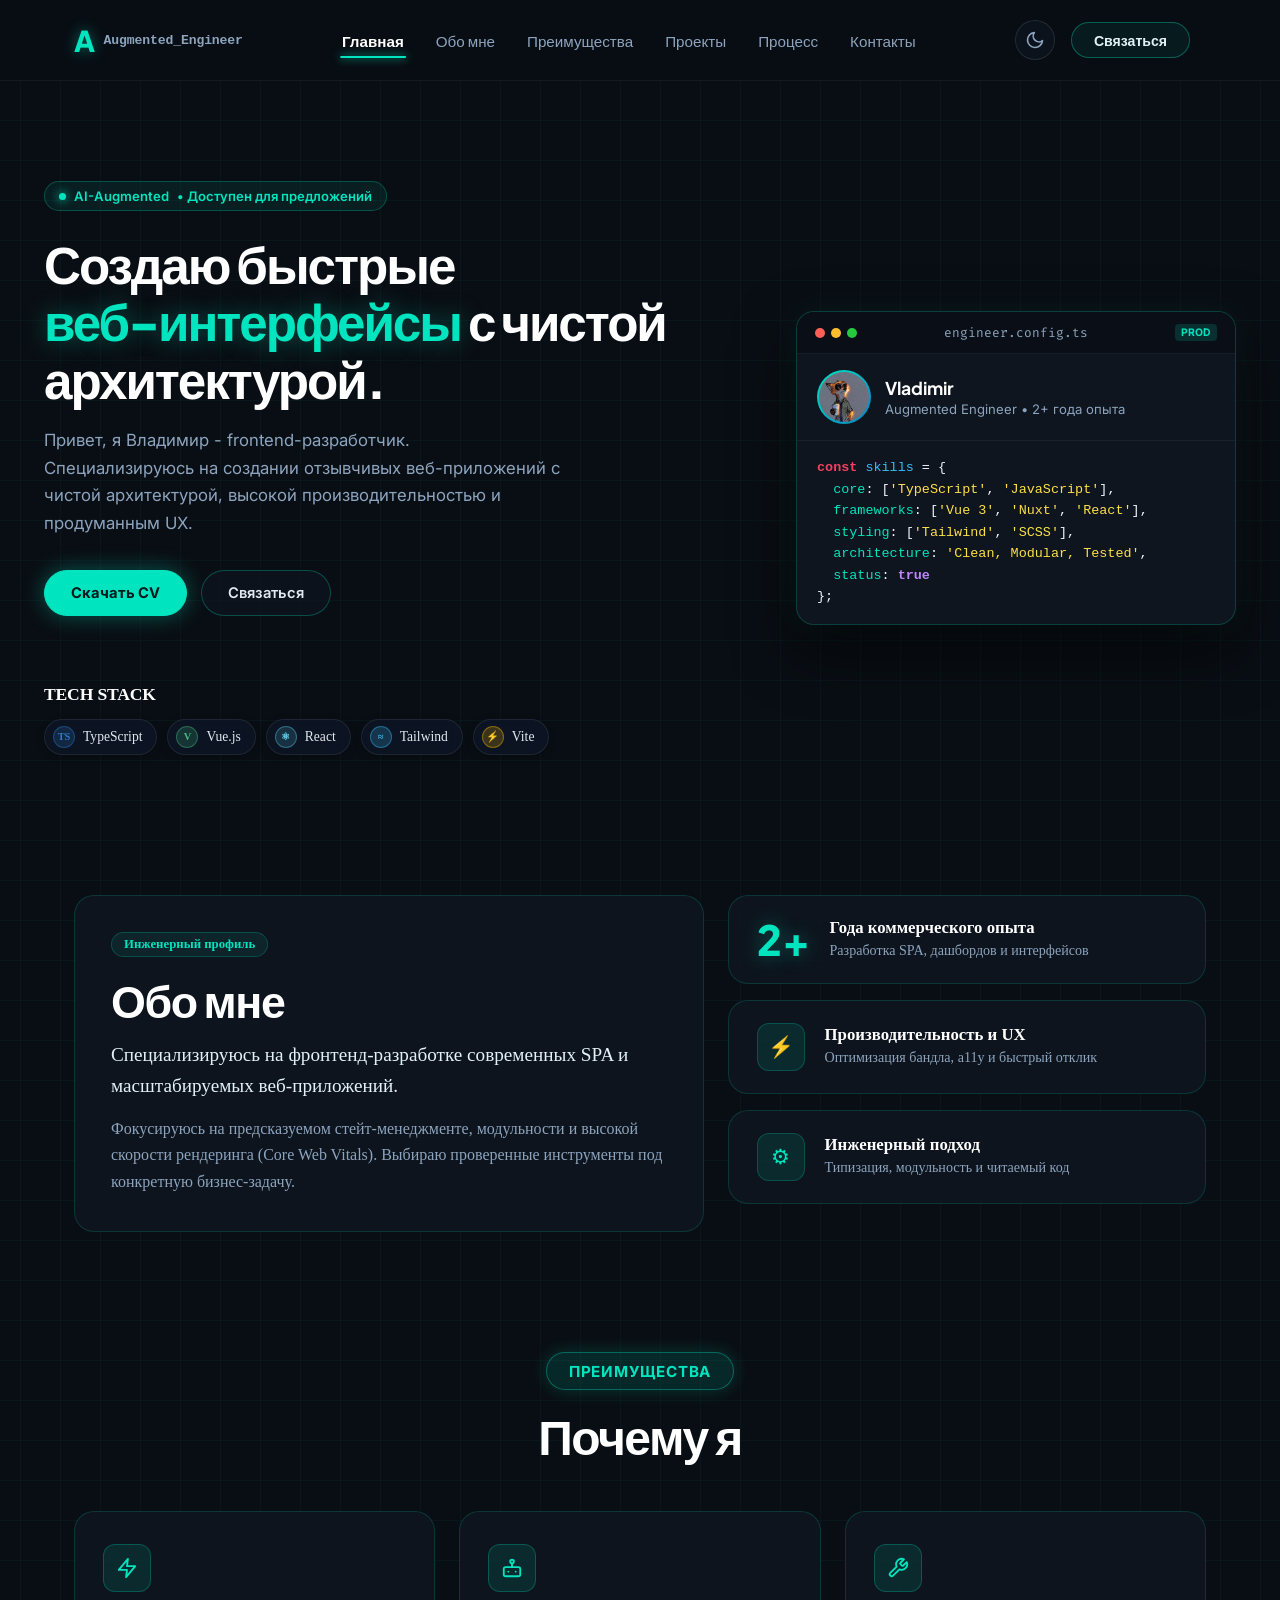
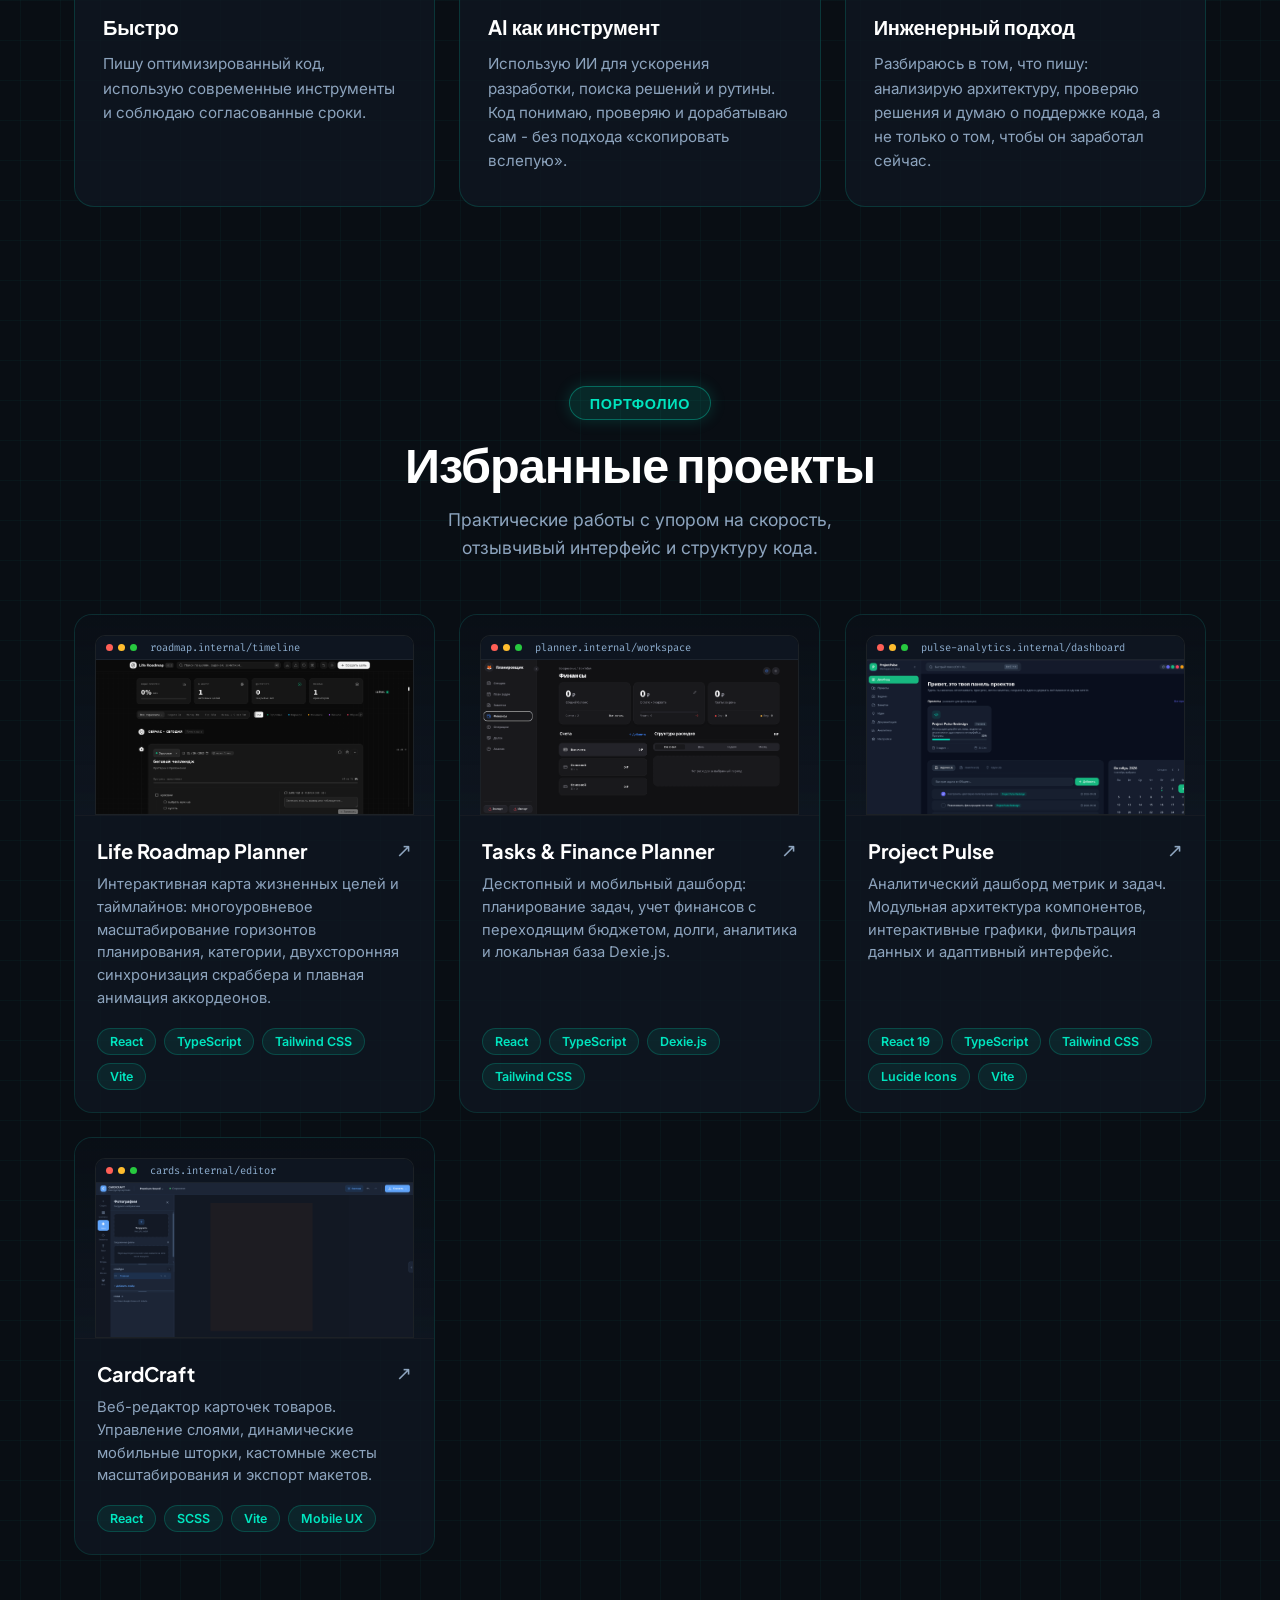
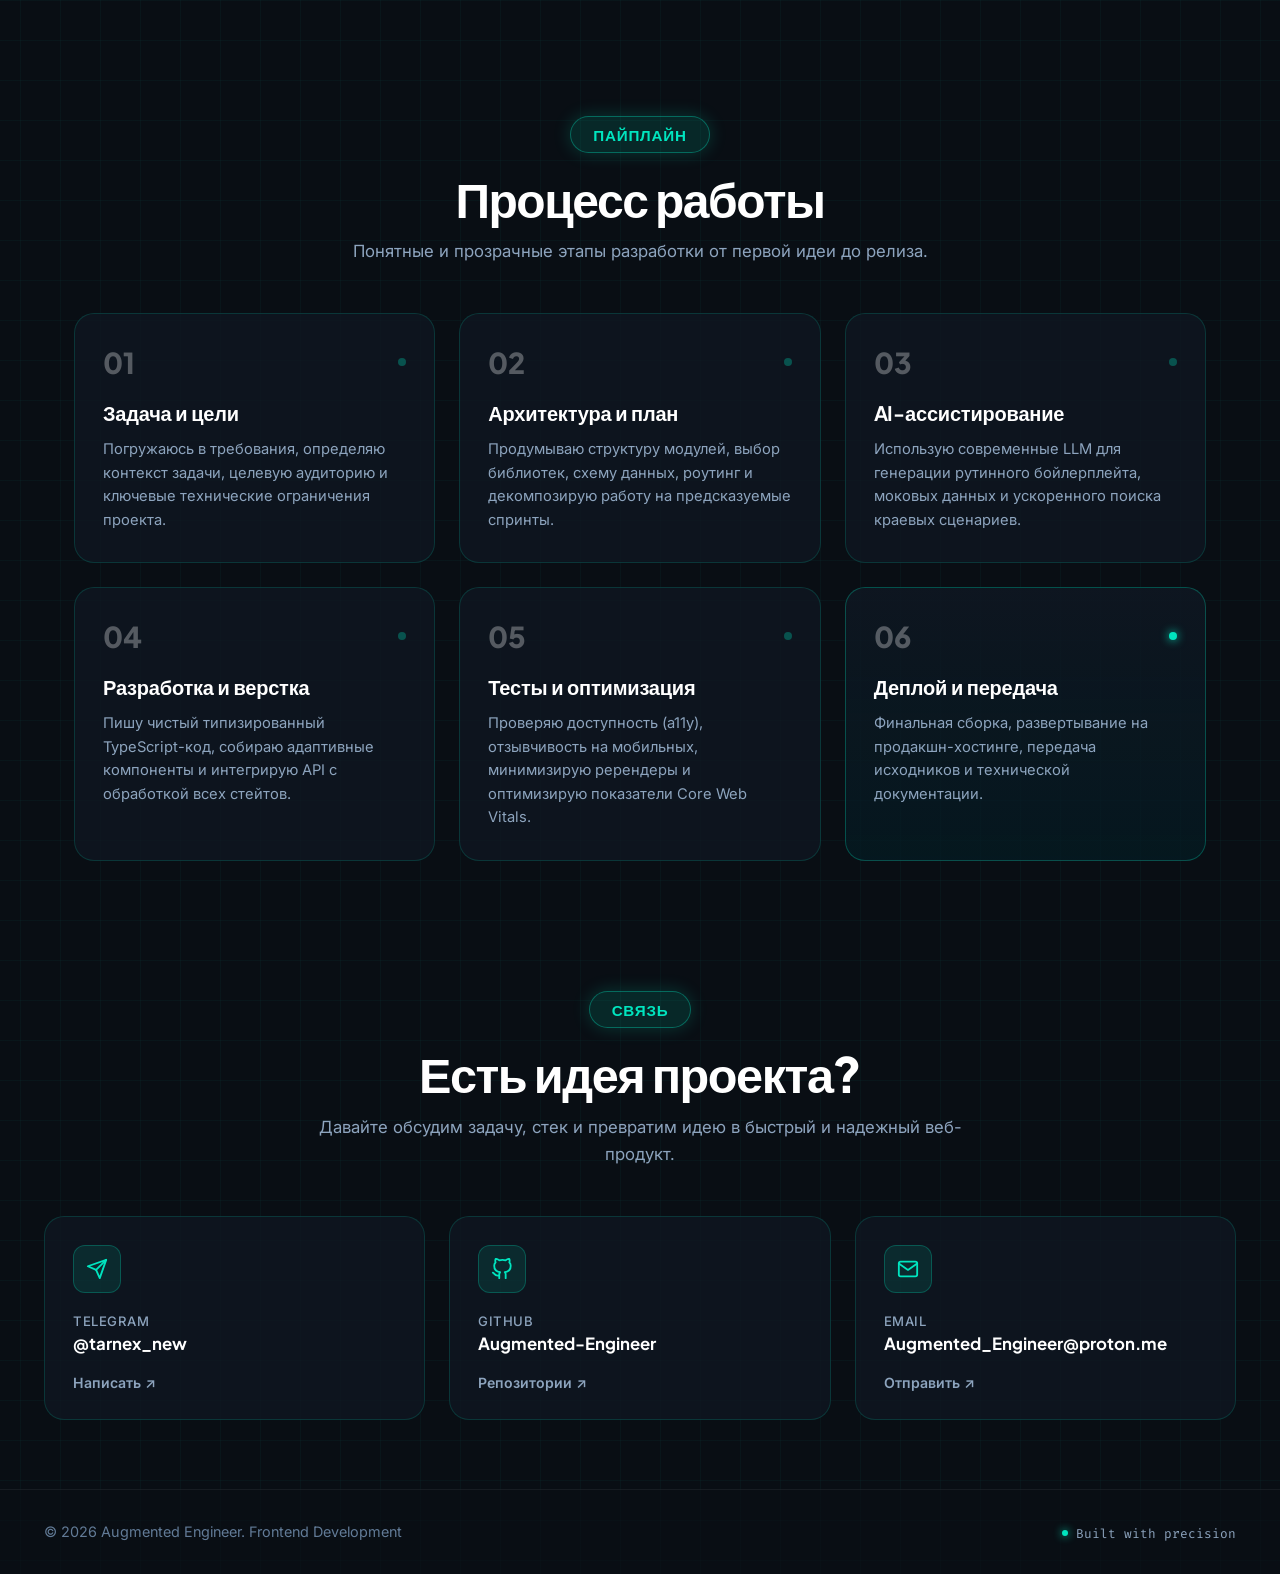
<file: index.html>
<!DOCTYPE html>
<html lang="ru">
<head>
    <meta charset="UTF-8">
    <meta name="viewport" content="width=device-width, initial-scale=1.0">
    <title>Augmented Engineer & Frontend Developer</title>
    <meta
        name="description"
        content="Портфолио frontend-разработчика Владимира. Создание современных, быстрых и надежных веб-приложений с AI-акселерацией."
    >
    <meta name="author" content="Владимир (Augmented Engineer)">
    <meta name="robots" content="index, follow">
    <link rel="canonical" href="https://augmented-engineer.github.io/">

    <!-- Open Graph / Facebook / Telegram -->
    <meta property="og:type" content="website">
    <meta property="og:url" content="https://augmented-engineer.github.io/">
    <meta property="og:title" content="Владимир | Augmented Engineer & Frontend Developer">
    <meta property="og:description" content="Разработка производительных веб-приложений и SPA с чистой архитектурой и AI-акселерацией. React, TypeScript, Vue.">
    <meta property="og:image" content="https://augmented-engineer.github.io/img/profile-image.jpg">

    <!-- Twitter Cards -->
    <meta name="twitter:card" content="summary_large_image">
    <meta name="twitter:title" content="Владимир | Augmented Engineer & Frontend Developer">
    <meta name="twitter:description" content="Разработка производительных веб-приложений и SPA с чистой архитектурой и AI-акселерацией.">
    <meta name="twitter:image" content="https://augmented-engineer.github.io/img/profile-image.jpg">

    <!-- Структурированные данные Schema.org (JSON-LD) -->
    <script type="application/ld+json">
    {
      "@context": "https://schema.org",
      "@type": "Person",
      "name": "Владимир",
      "alternateName": "Augmented Engineer",
      "jobTitle": "Frontend Developer",
      "url": "https://augmented-engineer.github.io/",
      "sameAs": [
        "https://github.com/Augmented-Engineer",
        "https://t.me/tarnex_new"
      ],
      "knowsAbout": [
        "Frontend Development",
        "TypeScript",
        "React",
        "Vue.js",
        "Tailwind CSS",
        "Web Performance",
        "UI/UX"
      ]
    }
    </script>

    <!-- Скрипт быстрого снятия прелоадера при загрузке CSS -->
    <script>
        document.documentElement.classList.add('is-loading');
        window.__siteCssLoaded = false;

        window.markSiteCssLoaded = () => {
            window.__siteCssLoaded = true;
            const hidePreloader = () => {
                const preloader = document.getElementById('preloader');
                if (!preloader) return;
                preloader.classList.add('is-hidden');
                document.documentElement.classList.remove('is-loading');
                setTimeout(() => preloader.remove(), 600);
            };

            if (document.readyState === 'loading') {
                document.addEventListener('DOMContentLoaded', hidePreloader, { once: true });
            } else {
                hidePreloader();
            }
        };
    </script>

        <!-- Оптимизация загрузки шрифтов Google Fonts -->
    <link rel="preconnect" href="https://fonts.googleapis.com">
    <link rel="preconnect" href="https://fonts.gstatic.com" crossorigin>
    <link rel="icon" type="image/svg+xml" href="favicon.svg">
    <link
        id="main-stylesheet"
        rel="stylesheet"
        href="css/style.css"
        onload="markSiteCssLoaded()"
    >

    <style>
        html.is-loading,
        html.is-loading body {
            overflow: hidden;
        }

        .preloader {
            position: fixed;
            inset: 0;
            z-index: 99999;
            display: flex;
            align-items: center;
            justify-content: center;
            width: 100%;
            height: 100dvh;
            box-sizing: border-box;
            background: var(--card-bg, #10111c);
            color: var(--color-text, #f5f5ff);
            opacity: 1;
            visibility: visible;
            transition: opacity .5s ease, visibility .5s ease;
        }

        .preloader.is-hidden {
            opacity: 0;
            visibility: hidden;
            pointer-events: none;
        }

        .preloader__content {
            display: flex;
            flex-direction: column;
            align-items: center;
            width: min(90%, 360px);
            text-align: center;
        }

        .preloader__logo {
            display: flex;
            align-items: center;
            justify-content: center;
            width: 82px;
            height: 82px;
            margin-bottom: 22px;
            border: 1px solid var(--card-border, #303348);
            border-radius: 24px;
            background: var(--surface-glass, rgba(255,255,255,.04));
            color: var(--color-primary, #7257ff);
            font-size: 2rem;
            font-weight: 900;
            letter-spacing: -0.08em;
            box-shadow: 0 0 40px rgba(114, 87, 255, .18);
            animation: preloader-logo 2s ease-in-out infinite;
        }

        .preloader__brand {
            margin-bottom: 28px;
            color: var(--color-text, #f5f5ff);
            font-size: 1rem;
            font-weight: 600;
            letter-spacing: .04em;
        }

        .preloader__loader {
            position: relative;
            width: 180px;
            height: 3px;
            overflow: hidden;
            border-radius: 999px;
            background: var(--card-border, #303348);
        }

        .preloader__loader span {
            position: absolute;
            inset: 0 auto 0 0;
            width: 40%;
            border-radius: inherit;
            background: var(--color-primary, #7257ff);
            box-shadow: 0 0 14px rgba(114, 87, 255, .7);
            animation: preloader-progress 1.4s ease-in-out infinite;
        }

        .preloader__status {
            margin: 14px 0 0;
            color: var(--color-text-secondary, #a6a8b8);
            font-size: .85rem;
        }

        @keyframes preloader-logo {
            0%, 100% { transform: translateY(0) scale(1); }
            50% { transform: translateY(-4px) scale(1.03); }
        }

        @keyframes preloader-progress {
            0% { transform: translateX(-100%); }
            100% { transform: translateX(450%); }
        }

        @media (prefers-reduced-motion: reduce) {
            .preloader__logo,
            .preloader__loader span { animation: none; }
        }
    </style>

<style id="scroll-reveal-styles">
  .reveal {
    opacity: 0;
    transform: translateY(28px);
    transition: opacity 0.7s cubic-bezier(0.22, 1, 0.36, 1), transform 0.7s cubic-bezier(0.22, 1, 0.36, 1);
    will-change: opacity, transform;
  }
  .reveal.visible {
    opacity: 1;
    transform: translateY(0);
  }
  .reveal-delay-1 { transition-delay: 0.1s; }
  .reveal-delay-2 { transition-delay: 0.2s; }
  .reveal-delay-3 { transition-delay: 0.3s; }
</style>

</head>

<body>
<div class="preloader" id="preloader" aria-label="Загрузка сайта" role="status">
    <div class="preloader__content">
        <div class="preloader__logo" aria-hidden="true">AE</div>
        <div class="preloader__brand">Augmented_Engineer</div>
        <div class="preloader__loader" aria-hidden="true"><span></span></div>
        <p class="preloader__status">Загрузка</p>
    </div>
</div>

<!-- HEADER -->
<header class="header">
    <div class="container">
        <a href="#top" class="logo-link" aria-label="Augmented_Engineer - на главную">
            <span class="logo-v">A</span>
            <span class="logo-brand-tag">Augmented_Engineer</span>
        </a>

        <!-- Главное меню -->
        <nav class="nav" id="main-navigation" aria-label="Основная навигация">
            <ul>
                <li><a href="#top" class="active">Главная</a></li>
                <li><a href="#about">Обо мне</a></li>
                <li><a href="#advantages">Преимущества</a></li>
                <li><a href="#projects">Проекты</a></li>
                <li><a href="#workflow">Процесс</a></li>
                <li><a href="#contacts">Контакты</a></li>
            </ul>
        </nav>

        <div class="header-actions">
            <button class="theme-toggle" id="theme-toggle" aria-label="Переключить тему">
                <svg viewBox="0 0 24 24" width="20" height="20" fill="none" stroke="currentColor" stroke-width="2" stroke-linecap="round" stroke-linejoin="round">
                    <path d="M21 12.79A9 9 0 1 1 11.21 3 7 7 0 0 0 21 12.79z"></path>
                </svg>
            </button>
            <a href="#contacts" class="btn-header-contact">Связаться</a>
            <button class="burger-btn" id="burger-toggle" aria-label="Открыть меню" aria-expanded="false">
                <span></span>
                <span></span>
                <span></span>
            </button>
        </div>
    </div>
    <div class="menu-backdrop" id="menu-backdrop"></div>
</header>

<main>
    <!-- HERO SECTION -->
    <section class="hero" id="top">
        <div class="container hero-layout">
            <div class="hero-left">
                <div class="status-pill">
                    <span class="status-dot"></span>
                    <span class="status-prefix">AI-Augmented</span> • Доступен для предложений
                </div>

                <h1 class="hero-title">
                    Создаю быстрые <br>
                    <span>веб-интерфейсы</span> с чистой архитектурой.
                </h1>

                <p class="hero-desc">
                    Привет, я Владимир - frontend-разработчик. Специализируюсь на создании отзывчивых веб-приложений с чистой архитектурой, высокой производительностью и продуманным UX.
                </p>

                <div class="hero-actions">
                    <a href="cv.pdf" download class="btn btn-primary">Скачать CV</a>
                    <a href="#contacts" class="btn btn-outline">Связаться</a>
                </div>

                <!-- Стек технологий -->
                <div class="tech-stack-hero">
                    <p class="tech-stack-title">Tech Stack</p>
                    <div class="tech-stack-list">
                        <span class="tech-pill"><span class="pill-tag ts">TS</span> TypeScript</span>
                        <span class="tech-pill"><span class="pill-tag vue">V</span> Vue.js</span>
                        <span class="tech-pill"><span class="pill-tag react">⚛</span> React</span>
                        <span class="tech-pill"><span class="pill-tag tw">≈</span> Tailwind</span>
                        <span class="tech-pill"><span class="pill-tag vite">⚡</span> Vite</span>
                    </div>
                </div>
            </div>

            <div class="hero-right">
                <div class="dev-card">
                    <div class="dev-card-header">
                        <div class="card-dots">
                            <span></span><span></span><span></span>
                        </div>
                        <span class="card-file">engineer.config.ts</span>
                        <span class="card-badge">PROD</span>
                    </div>

                    <div class="dev-card-profile">
                        <div class="avatar-ring">
                            <img src="img/profile-image.jpg" alt="Vladimir Mascot" class="dev-avatar">
                        </div>
                        <div class="avatar-meta">
                            <div class="meta-name">Vladimir</div>
                            <div class="meta-role">Augmented Engineer • 2+ года опыта</div>
                        </div>
                    </div>

                    <div class="dev-code-block">
<pre><code><span class="c-kw">const</span> <span class="c-var">skills</span> = {
  <span class="c-prop">core</span>: [<span class="c-str">'TypeScript'</span>, <span class="c-str">'JavaScript'</span>],
  <span class="c-prop">frameworks</span>: [<span class="c-str">'Vue 3'</span>, <span class="c-str">'Nuxt'</span>, <span class="c-str">'React'</span>],
  <span class="c-prop">styling</span>: [<span class="c-str">'Tailwind'</span>, <span class="c-str">'SCSS'</span>],
  <span class="c-prop">architecture</span>: <span class="c-str">'Clean, Modular, Tested'</span>,
  <span class="c-prop">status</span>: <span class="c-bool">true</span>
};</code></pre>
                    </div>
                </div>
            </div>
        </div>
    </section>

    <!-- ABOUT SECTION -->
    <section class="about reveal" id="about" aria-labelledby="about-title">
        <div class="container">
            <div class="about-bento reveal">
                <div class="bento-card bento-card--main">
                    <span class="bento-badge">Инженерный профиль</span>
                    <h2 id="about-title">Обо мне</h2>
                    <p class="about-lead reveal">
                        Специализируюсь на фронтенд-разработке современных SPA и масштабируемых веб-приложений.
                    </p>
                    <p class="about-subtext reveal">
                        Фокусируюсь на предсказуемом стейт-менеджменте, модульности и высокой скорости рендеринга (Core Web Vitals). Выбираю проверенные инструменты под конкретную бизнес-задачу.
                    </p>
                </div>

                <div class="bento-side">
                    <div class="bento-card bento-stat">
                        <div class="stat-number">2+</div>
                        <div class="stat-info">
                            <strong>Года коммерческого опыта</strong>
                            <span>Разработка SPA, дашбордов и интерфейсов</span>
                        </div>
                    </div>

                    <div class="bento-card bento-stat">
                        <div class="stat-icon-wrap">
                            <span class="stat-symbol">⚡</span>
                        </div>
                        <div class="stat-info">
                            <strong>Производительность и UX</strong>
                            <span>Оптимизация бандла, a11y и быстрый отклик</span>
                        </div>
                    </div>

                    <div class="bento-card bento-stat">
                        <div class="stat-icon-wrap">
                            <span class="stat-symbol">⚙</span>
                        </div>
                        <div class="stat-info">
                            <strong>Инженерный подход</strong>
                            <span>Типизация, модульность и читаемый код</span>
                        </div>
                    </div>
                </div>
            </div>
        </div>
    </section>

    <!-- ADVANTAGES -->
    <section class="advantages reveal" id="advantages" aria-labelledby="why-me">
        <div class="container">
            <div class="section-header">
                <span class="section-badge">Преимущества</span>
                <h2 id="why-me">Почему я</h2>
            </div>
            <div class="advantages__grid">
                <div class="adv-card">
                    <div class="adv-icon">
                        <svg viewBox="0 0 24 24" fill="none" stroke="currentColor" stroke-width="2" stroke-linecap="round" stroke-linejoin="round">
                            <polygon points="13 2 3 14 12 14 11 22 21 10 12 10 13 2"/>
                        </svg>
                    </div>
                    <h3>Быстро</h3>
                    <p>Пишу оптимизированный код, использую современные инструменты и соблюдаю согласованные сроки.</p>
                </div>
                <div class="adv-card">
                    <div class="adv-icon">
                        <svg viewBox="0 0 24 24" fill="none" stroke="currentColor" stroke-width="2" stroke-linecap="round" stroke-linejoin="round">
                            <rect x="3" y="11" width="18" height="10" rx="2"/>
                            <circle cx="12" cy="5" r="2"/>
                            <path d="M12 7v4"/>
                            <line x1="8" y1="16" x2="8" y2="16"/>
                            <line x1="16" y1="16" x2="16" y2="16"/>
                        </svg>
                    </div>
                    <h3>AI как инструмент</h3>
                    <p>Использую ИИ для ускорения разработки, поиска решений и рутины. Код понимаю, проверяю и дорабатываю сам - без подхода «скопировать вслепую».</p>
                </div>
                <div class="adv-card">
                    <div class="adv-icon">
                        <svg viewBox="0 0 24 24" fill="none" stroke="currentColor" stroke-width="2" stroke-linecap="round" stroke-linejoin="round">
                            <path d="M14.7 6.3a1 1 0 0 0 0 1.4l1.6 1.6a1 1 0 0 0 1.4 0l3.77-3.77a6 6 0 0 1-7.94 7.94l-6.91 6.91a2.12 2.12 0 0 1-3-3l6.91-6.91a6 6 0 0 1 7.94-7.94l-3.76 3.76z"/>
                        </svg>
                    </div>
                    <h3>Инженерный подход</h3>
                    <p>Разбираюсь в том, что пишу: анализирую архитектуру, проверяю решения и думаю о поддержке кода, а не только о том, чтобы он заработал сейчас.</p>
                </div>
            </div>
        </div>
    </section>

    <!-- FEATURED PROJECTS -->
    <section class="portfolio reveal" id="projects" aria-labelledby="projects-title">
        <div class="container">
            <div class="section-header">
                <span class="section-badge">Портфолио</span>
                <h2 id="projects-title">Избранные проекты</h2>
                <p class="section-subtitle">Практические работы с упором на скорость, отзывчивый интерфейс и структуру кода.</p>
            </div>

            <div class="portfolio__grid">
                <!-- Project 4: Life Roadmap Planner -->
                <article class="project-card reveal reveal-delay-2">
                    <div class="project-preview">
                        <div class="screen-mockup">
                            <div class="mockup-header">
                                <span class="mock-dot red"></span>
                                <span class="mock-dot yellow"></span>
                                <span class="mock-dot green"></span>
                                <span class="mock-url">roadmap.internal/timeline</span>
                            </div>
                            <a href="./projects/roadmap/index.html" target="_blank" rel="noopener noreferrer">
                                <img src="img/project-roadmap.png" alt="Life Roadmap Planner" class="mockup-img" loading="lazy" onerror="this.src='img/project-roadmap.png'">
                            </a>
                        </div>
                    </div>
                    <div class="project-content">
                        <div class="project-title-row">
                            <h3><a href="./projects/roadmap/index.html" target="_blank" rel="noopener noreferrer" style="color: inherit; text-decoration: none;">Life Roadmap Planner</a></h3>
                            <div class="project-links">
                                <a href="./projects/roadmap/index.html" target="_blank" rel="noopener noreferrer" class="project-ext-link" title="Открыть демо" aria-label="Открыть демо Life Roadmap Planner">↗</a>
                            </div>
                        </div>
                        <p>Интерактивная карта жизненных целей и таймлайнов: многоуровневое масштабирование горизонтов планирования, категории, двухсторонняя синхронизация скраббера и плавная анимация аккордеонов.</p>
                        <div class="project-tags">
                            <span>React</span>
                            <span>TypeScript</span>
                            <span>Tailwind CSS</span>
                            <span>Vite</span>
                        </div>
                    </div>
                </article>

                <!-- Project 1: Tasks & Finance Planner -->
                <article class="project-card reveal reveal-delay-1">
                    <div class="project-preview">
                        <div class="screen-mockup">
                            <div class="mockup-header">
                                <span class="mock-dot red"></span>
                                <span class="mock-dot yellow"></span>
                                <span class="mock-dot green"></span>
                                <span class="mock-url">planner.internal/workspace</span>
                            </div>
                            <a href="./projects/tasks/index.html" target="_blank" rel="noopener noreferrer">
                                <img src="img/tasksWeb.png" alt="Tasks & Finance Planner" class="mockup-img" loading="lazy">
                            </a>
                        </div>
                    </div>
                    <div class="project-content">
                        <div class="project-title-row">
                            <h3><a href="./projects/tasks/index.html" target="_blank" rel="noopener noreferrer" style="color: inherit; text-decoration: none;">Tasks & Finance Planner</a></h3>
                            <div class="project-links">
                                <a href="./projects/tasks/index.html" target="_blank" rel="noopener noreferrer" class="project-ext-link" title="Открыть демо" aria-label="Открыть демо Tasks & Finance Planner">↗</a>
                            </div>
                        </div>
                        <p>Десктопный и мобильный дашборд: планирование задач, учет финансов с переходящим бюджетом, долги, аналитика и локальная база Dexie.js.</p>
                        <div class="project-tags">
                            <span>React</span>
                            <span>TypeScript</span>
                            <span>Dexie.js</span>
                            <span>Tailwind CSS</span>
                        </div>
                    </div>
                </article>

                <!-- Project 2: Project Pulse -->
                <article class="project-card reveal reveal-delay-2">
                    <div class="project-preview">
                        <div class="screen-mockup">
                            <div class="mockup-header">
                                <span class="mock-dot red"></span>
                                <span class="mock-dot yellow"></span>
                                <span class="mock-dot green"></span>
                                <span class="mock-url">pulse-analytics.internal/dashboard</span>
                            </div>
                            <a href="./projects/pulse/index.html" target="_blank" rel="noopener noreferrer">
                                <img src="img/project-pulse.png" alt="Project Pulse Preview" class="mockup-img" loading="lazy">
                            </a>
                        </div>
                    </div>
                    <div class="project-content">
                        <div class="project-title-row">
                            <h3>Project Pulse</h3>
                            <div class="project-links">
                                <a href="./projects/pulse/index.html" target="_blank" rel="noopener noreferrer" class="project-ext-link" title="Открыть демо" aria-label="Открыть демо Project Pulse">↗</a>
                            </div>
                        </div>
                        <p>Аналитический дашборд метрик и задач. Модульная архитектура компонентов, интерактивные графики, фильтрация данных и адаптивный интерфейс.</p>
                        <div class="project-tags">
                            <span>React 19</span>
                            <span>TypeScript</span>
                            <span>Tailwind CSS</span>
                            <span>Lucide Icons</span>
                            <span>Vite</span>
                        </div>
                    </div>
                </article>

                <!-- Project 3: CardCraft -->
                <article class="project-card reveal reveal-delay-3">
                    <div class="project-preview">
                        <div class="screen-mockup">
                            <div class="mockup-header">
                                <span class="mock-dot red"></span>
                                <span class="mock-dot yellow"></span>
                                <span class="mock-dot green"></span>
                                <span class="mock-url">cards.internal/editor</span>
                            </div>
                            <a href="./projects/cards/index.html" target="_blank" rel="noopener noreferrer">
                                <img src="img/project-cards.png" alt="CardCraft Preview" class="mockup-img" loading="lazy">
                            </a>
                        </div>
                    </div>
                    <div class="project-content">
                        <div class="project-title-row">
                            <h3>CardCraft</h3>
                            <div class="project-links">
                                <a href="./projects/cards/index.html" target="_blank" rel="noopener noreferrer" class="project-ext-link" title="Открыть демо" aria-label="Открыть демо CardCraft">↗</a>
                            </div>
                        </div>
                        <p>Веб-редактор карточек товаров. Управление слоями, динамические мобильные шторки, кастомные жесты масштабирования и экспорт макетов.</p>
                        <div class="project-tags">
                            <span>React</span>
                            <span>SCSS</span>
                            <span>Vite</span>
                            <span>Mobile UX</span>
                        </div>
                    </div>
                </article>
            </div>
        </div>
    </section>

    <!-- WORKFLOW -->
    <section class="workflow reveal" id="workflow" aria-labelledby="workflow-title">
        <div class="container">
            <div class="section-header">
                <span class="section-badge">Пайплайн</span>
                <h2 id="workflow-title">Процесс работы</h2>
                <p class="section-subtitle">Понятные и прозрачные этапы разработки от первой идеи до релиза.</p>
            </div>

            <div class="workflow__grid">
                <div class="step-card">
                    <div class="step-top">
                        <span class="step-num">01</span>
                        <span class="step-dot"></span>
                    </div>
                    <h3>Задача и цели</h3>
                    <p>Погружаюсь в требования, определяю контекст задачи, целевую аудиторию и ключевые технические ограничения проекта.</p>
                </div>

                <div class="step-card">
                    <div class="step-top">
                        <span class="step-num">02</span>
                        <span class="step-dot"></span>
                    </div>
                    <h3>Архитектура и план</h3>
                    <p>Продумываю структуру модулей, выбор библиотек, схему данных, роутинг и декомпозирую работу на предсказуемые спринты.</p>
                </div>

                <div class="step-card">
                    <div class="step-top">
                        <span class="step-num">03</span>
                        <span class="step-dot"></span>
                    </div>
                    <h3>AI-ассистирование</h3>
                    <p>Использую современные LLM для генерации рутинного бойлерплейта, моковых данных и ускоренного поиска краевых сценариев.</p>
                </div>

                <div class="step-card">
                    <div class="step-top">
                        <span class="step-num">04</span>
                        <span class="step-dot"></span>
                    </div>
                    <h3>Разработка и верстка</h3>
                    <p>Пишу чистый типизированный TypeScript-код, собираю адаптивные компоненты и интегрирую API с обработкой всех стейтов.</p>
                </div>

                <div class="step-card">
                    <div class="step-top">
                        <span class="step-num">05</span>
                        <span class="step-dot"></span>
                    </div>
                    <h3>Тесты и оптимизация</h3>
                    <p>Проверяю доступность (a11y), отзывчивость на мобильных, минимизирую ререндеры и оптимизирую показатели Core Web Vitals.</p>
                </div>

                <div class="step-card step-card--launch">
                    <div class="step-top">
                        <span class="step-num">06</span>
                        <span class="step-dot active"></span>
                    </div>
                    <h3>Деплой и передача</h3>
                    <p>Финальная сборка, развертывание на продакшн-хостинге, передача исходников и технической документации.</p>
                </div>
            </div>
        </div>
    </section>

    <!-- CONTACTS / CTA -->
    <section class="cta reveal" id="contacts" aria-labelledby="cta-title">
        <div class="container">
            <div class="section-header">
                <span class="section-badge">Связь</span>
                <h2 id="cta-title">Есть идея проекта?</h2>
                <p class="section-subtitle">Давайте обсудим задачу, стек и превратим идею в быстрый и надежный веб-продукт.</p>
            </div>

            <div class="cta__grid">
                <a href="https://t.me/tarnex_new" target="_blank" rel="noopener noreferrer" class="contact-card">
                    <div class="contact-icon">
                        <svg viewBox="0 0 24 24" fill="none" stroke="currentColor" stroke-width="2" stroke-linecap="round" stroke-linejoin="round">
                            <line x1="22" y1="2" x2="11" y2="13"/>
                            <polygon points="22 2 15 22 11 13 2 9 22 2"/>
                        </svg>
                    </div>
                    <div class="contact-info">
                        <span class="contact-label">Telegram</span>
                        <strong class="contact-val">@tarnex_new</strong>
                    </div>
                    <span class="contact-action">Написать ↗</span>
                </a>

                <a href="https://github.com/Augmented-Engineer" target="_blank" rel="noopener noreferrer" class="contact-card">
                    <div class="contact-icon">
                        <svg viewBox="0 0 24 24" fill="none" stroke="currentColor" stroke-width="2" stroke-linecap="round" stroke-linejoin="round">
                            <path d="M9 19c-5 1.5-5-2.5-7-3m14 6v-3.87a3.37 3.37 0 0 0-.94-2.61c3.14-.35 6.44-1.54 6.44-7A5.44 5.44 0 0 0 20 4.77 5.07 5.07 0 0 0 19.91 1S18.73.65 16 2.48a13.38 13.38 0 0 0-7 0C6.27.65 5.09 1 5.09 1A5.07 5.07 0 0 0 5 4.77a5.44 5.44 0 0 0-1.5 3.78c0 5.42 3.3 6.61 6.44 7A3.37 3.37 0 0 0 9 18.13V22"/>
                        </svg>
                    </div>
                    <div class="contact-info">
                        <span class="contact-label">GitHub</span>
                        <strong class="contact-val">Augmented-Engineer</strong>
                    </div>
                    <span class="contact-action">Репозитории ↗</span>
                </a>

                <a href="mailto:Augmented_Engineer@proton.me" class="contact-card">
                    <div class="contact-icon">
                        <svg viewBox="0 0 24 24" fill="none" stroke="currentColor" stroke-width="2" stroke-linecap="round" stroke-linejoin="round">
                            <path d="M4 4h16c1.1 0 2 .9 2 2v12c0 1.1-.9 2-2 2H4c-1.1 0-2-.9-2-2V6c0-1.1.9-2 2-2z"/>
                            <polyline points="22,6 12,13 2,6"/>
                        </svg>
                    </div>
                    <div class="contact-info">
                        <span class="contact-label">Email</span>
                        <strong class="contact-val">Augmented_Engineer@proton.me</strong>
                    </div>
                    <span class="contact-action">Отправить ↗</span>
                </a>
            </div>
        </div>
    </section>

    <!-- FOOTER -->
    <footer class="footer" id="footer">
        <div class="container footer-content">
            <div class="footer-left">
                <span class="footer-copy">© 2026 Augmented Engineer. Frontend Development</span>
            </div>
            <div class="footer-right">
                <span class="footer-badge"><span class="badge-dot"></span> Built with precision</span>
            </div>
        </div>
    </footer>
</main>

<script src="scripts/menu.js" defer></script>
<script src="scripts/theme.js" defer></script>

<script>
    (() => {
        const fallbackTimeout = setTimeout(() => {
            if (typeof window.markSiteCssLoaded === 'function') {
                window.markSiteCssLoaded();
            }
        }, 5000);

        window.addEventListener('load', () => {
            clearTimeout(fallbackTimeout);
        }, { once: true });
    })();
</script>

<script id="scroll-reveal-script">
  document.addEventListener("DOMContentLoaded", () => {
    const observer = new IntersectionObserver((entries, obs) => {
      entries.forEach(entry => {
        if (entry.isIntersecting) {
          entry.target.classList.add("visible");
          obs.unobserve(entry.target);
        }
      });
    }, {
      rootMargin: "0px 0px -50px 0px",
      threshold: 0.1
    });

    document.querySelectorAll(".reveal").forEach(el => observer.observe(el));
  });
</script>

</body>
</html>
</file>
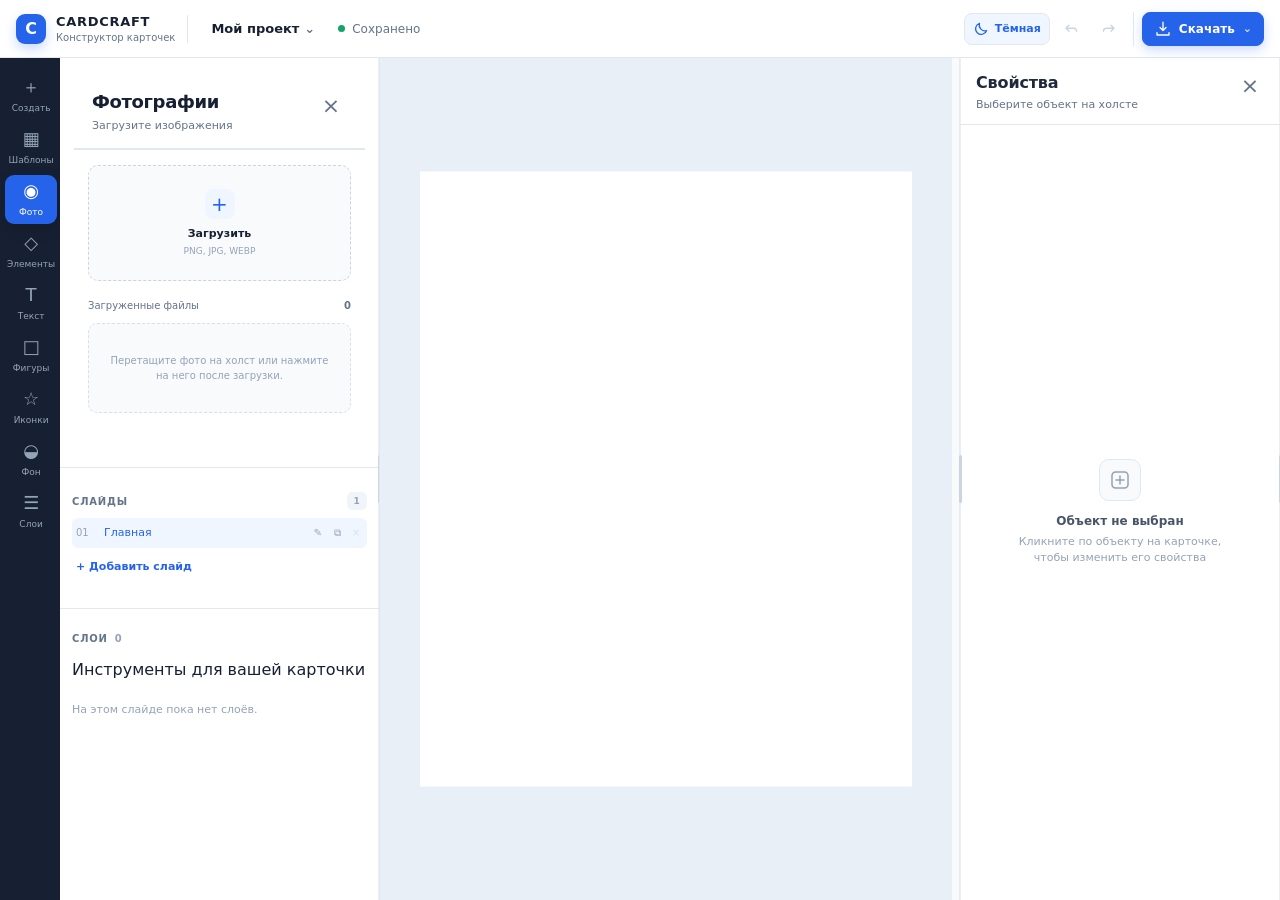
<file: projects/cards/index.html>
<!doctype html>
<html lang="ru">
  <head>
    <link rel="icon" type="image/svg+xml" href="./favicon.svg?v=2" />
    <link rel="shortcut icon" href="./favicon.svg?v=2" />
    <meta charset="UTF-8" />
    <meta name="viewport" content="width=device-width, initial-scale=1.0" />
    <meta name="theme-color" content="#15151b" />
    <title>CARDCRAFT — Конструктор карточек</title>
    <script type="module" crossorigin src="./assets/index-CZjQ2Qrf.js"></script>
    <link rel="stylesheet" crossorigin href="./assets/index-DZBR3CvV.css">
  </head>
  <body>
    <div id="root"></div>
  
    

  </body>
</html>
</file>
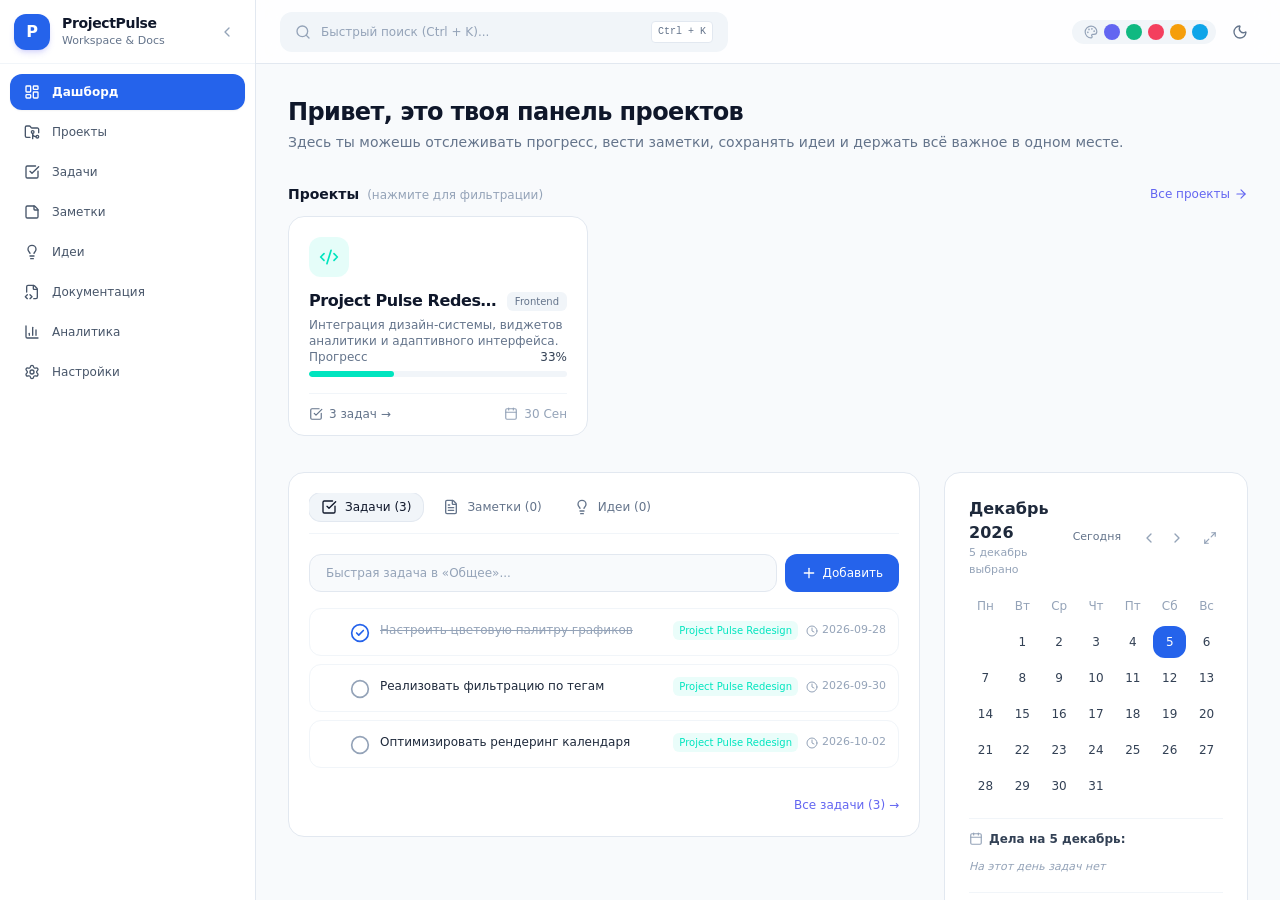
<file: projects/pulse/index.html>
<!doctype html>
<html lang="ru">
  <head>
    <link rel="icon" type="image/svg+xml" href="./favicon.svg?v=2" />
    <link rel="shortcut icon" href="./favicon.svg?v=2" />
    <meta charset="UTF-8" />
    <meta name="viewport" content="width=device-width, initial-scale=1.0" />
    <title>ProjectPulse — Панель управления проектами</title>
    <script type="module" crossorigin src="./assets/index-DWzWF_Ln.js"></script>
    <link rel="stylesheet" crossorigin href="./assets/index-BCrkH1os.css">
  </head>
  <body class="bg-slate-50 text-slate-900 antialiased dark:bg-slate-950 dark:text-slate-100 transition-colors">
    <div id="root"></div>
  </body>
</html>
</file>
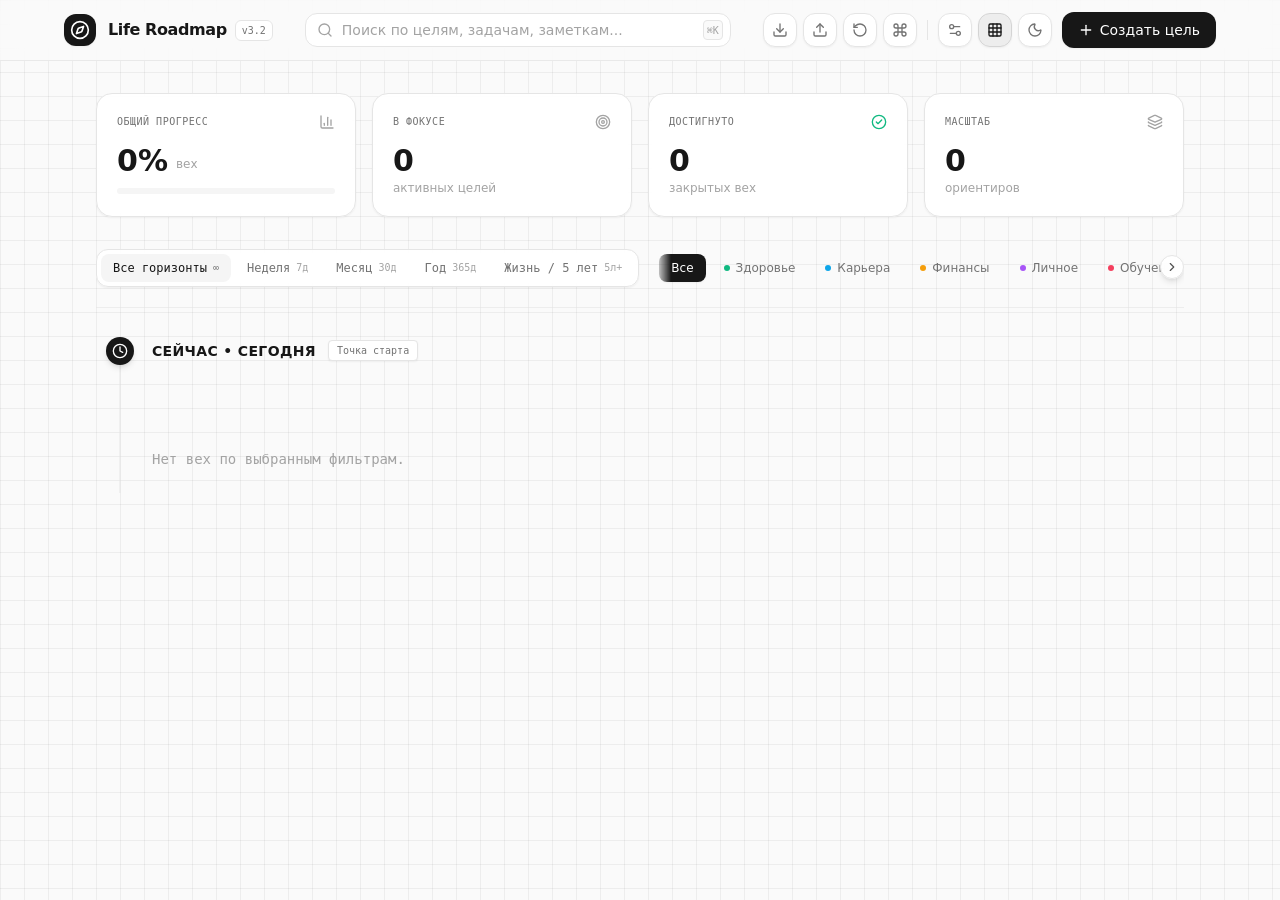
<file: projects/roadmap/index.html>
<!doctype html>
<html lang="ru">
<head>
    <meta charset="UTF-8" />
    <meta name="viewport" content="width=device-width, initial-scale=1.0" />
    <link rel="icon" type="image/svg+xml" href="./favicon.svg" />
    <title>Life Roadmap — Дорожная карта жизни</title>
  <script type="module" crossorigin src="./assets/index-AKjx-m-Y.js"></script>
  <link rel="stylesheet" crossorigin href="./assets/index-DGB2_nrr.css">
</head>
<body class="bg-neutral-50 text-neutral-900 dark:bg-neutral-950 dark:text-neutral-100 antialiased selection:bg-neutral-200 dark:selection:bg-neutral-800">
<div id="root"></div>
</body>
</html>
</file>
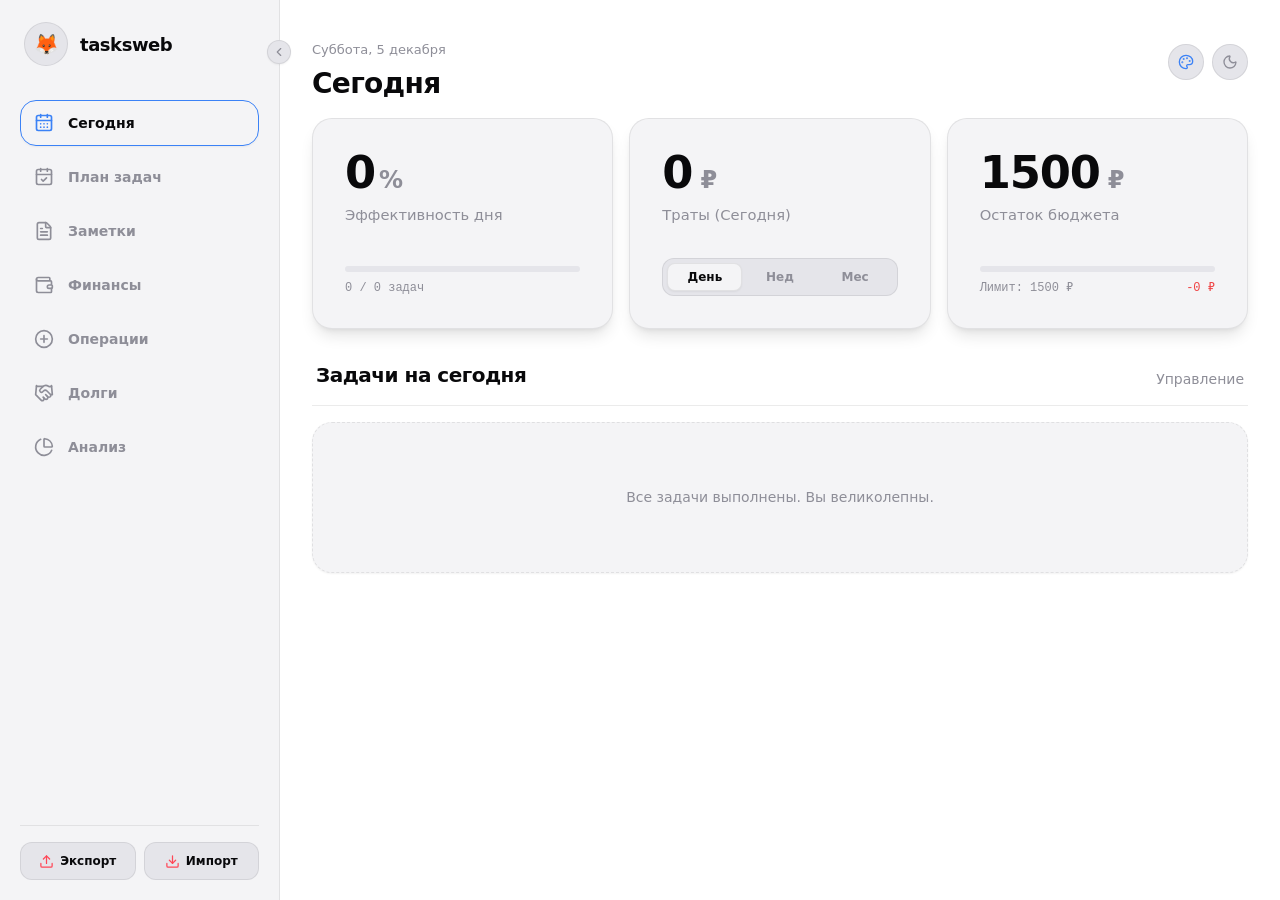
<file: projects/tasks/index.html>
<!doctype html>
<html lang="en">
  <head>
    <meta charset="UTF-8" />
    <link rel="icon" type="image/svg+xml" href="./favicon.svg" />
    <meta name="viewport" content="width=device-width, initial-scale=1.0, maximum-scale=1.0, user-scalable=no, interactive-widget=resizes-content" />
    <title>tasksweb</title>
    <script type="module" crossorigin src="./assets/index-fkopW_x2.js"></script>
    <link rel="stylesheet" crossorigin href="./assets/index-B9rP2LI4.css">
  </head>
  <body>
    <div id="root"></div>
  </body>
</html>
</file>
<file: css/style.css>
@charset "UTF-8";
@import url("https://fonts.googleapis.com/css2?family=Plus+Jakarta+Sans:wght@700;800&family=Inter:wght@400;500;600&family=Fira+Code:wght@400;500&display=swap");
*,
*::before,
*::after {
  margin: 0;
  padding: 0;
  box-sizing: border-box;
}

html {
  -webkit-text-size-adjust: 100%;
  text-rendering: optimizeLegibility;
  -webkit-font-smoothing: antialiased;
  scroll-behavior: smooth;
}

body {
  min-height: 100vh;
  background: var(--color-bg);
  color: var(--color-text);
  /* Убрал дублирующие свойства text-rendering и font-smoothing, они уже есть в html */
  -moz-osx-font-smoothing: grayscale;
}

img,
picture,
svg {
  display: block;
  max-width: 100%;
}

a {
  text-decoration: none;
  color: inherit;
}

ul,
ol {
  list-style: none;
}

button,
input,
textarea,
select {
  font: inherit;
  color: inherit;
}

button {
  border: none;
  background: none;
  cursor: pointer;
}

input,
textarea {
  border: none;
  outline: none;
  background: none;
}

textarea {
  resize: vertical;
}

table {
  border-collapse: collapse;
  border-spacing: 0;
}

.container {
  width: min(100% - var(--container-padding) * 2, var(--container-width));
  margin-inline: auto;
}

::-webkit-scrollbar {
  width: 10px;
}

::-webkit-scrollbar-track {
  background: var(--color-bg);
}

::-webkit-scrollbar-thumb {
  background: var(--color-primary);
  border-radius: 100px;
}

::-webkit-scrollbar-thumb:hover {
  background: var(--color-primary-hover);
}

body {
  background-color: var(--color-bg);
  background-image: linear-gradient(to right, var(--grid-line) 1px, transparent 1px), linear-gradient(to bottom, var(--grid-line) 1px, transparent 1px);
  background-size: 40px 40px;
  background-position: center top;
}

:root {
  --color-bg: #090e14;
  --color-surface: #0f1722;
  --color-surface-light: #152232;
  --color-primary: #00e5bf;
  --color-primary-hover: #14f5ce;
  --color-white: #ffffff;
  --color-text: #f1f6fc;
  --color-text-secondary: #8da4be;
  --color-gray: #627b97;
  --gradient-primary: linear-gradient(135deg, #00e5bf 0%, #0284c7 100%);
  --color-border: #1a2a3e;
  --color-success: #3ccf91;
  --color-danger: #ff5d73;
  --color-warning: #f8c146;
  --card-bg: #0f1722;
  --card-bg-hover: #152232;
  --card-border: #1a2a3e;
  --card-shadow: 0 12px 30px rgba(0, 0, 0, 0.45);
  --card-shadow-hover: 0 18px 40px rgba(0, 229, 191, 0.12);
  --surface-glass: rgba(15, 23, 34, 0.6);
  --surface-glass-hover: rgba(21, 34, 50, 0.8);
  --surface-accent: rgba(0, 229, 191, 0.1);
  --surface-accent-hover: rgba(0, 229, 191, 0.18);
  --radius-sm: 8px;
  --radius-md: 14px;
  --radius-lg: 20px;
  --radius-xl: 28px;
  --transition: .3s ease;
  --container-width: 1280px;
  --container-padding: 20px;
  --font-main: "Inter", -apple-system, BlinkMacSystemFont, sans-serif;
  --grid-line: rgba(0, 229, 191, 0.04);
}

[data-theme=light] {
  --color-bg: #f3f7fb;
  --color-surface: #ffffff;
  --color-surface-light: #f8fafc;
  --color-primary: #00a88f;
  --color-primary-hover: #008f7a;
  --color-text: #0e1726;
  --color-text-secondary: #52637a;
  --color-border: #d7e2ee;
  --card-bg: #ffffff;
  --card-bg-hover: #f8fafc;
  --card-border: #d7e2ee;
  --card-shadow: 0 8px 24px rgba(14, 23, 38, 0.06);
  --card-shadow-hover: 0 18px 40px rgba(0, 168, 143, 0.15);
  --surface-glass: rgba(255, 255, 255, 0.8);
  --surface-glass-hover: rgba(248, 250, 252, 0.95);
  --surface-accent: rgba(0, 168, 143, 0.08);
  --grid-line: rgba(0, 168, 143, 0.05);
}

.header {
  position: -webkit-sticky;
  position: sticky;
  top: 0;
  z-index: 9999;
}
.header .nav,
.header .nav ul,
.header .nav li,
.header .nav a {
  background: transparent;
  background-color: transparent;
  box-shadow: none;
  border: none;
}
.header {
  position: sticky;
  top: 0;
  z-index: 1000;
  width: 100%;
  padding-block: 16px;
  background: rgba(9, 14, 20, 0.8);
  backdrop-filter: blur(16px);
  -webkit-backdrop-filter: blur(16px);
  border-bottom: 1px solid rgba(255, 255, 255, 0.06);
  transition: background-color 0.3s ease, border-color 0.3s ease;
}
.header .container {
  display: flex;
  align-items: center;
  justify-content: space-between;
}
.header .logo-link {
  display: inline-flex;
  align-items: center;
  text-decoration: none;
}
.header .logo-link .logo-v {
  font-family: "Plus Jakarta Sans", sans-serif;
  font-size: 1.8rem;
  font-weight: 900;
  color: #00e5bf;
  text-shadow: 0 0 14px rgba(0, 229, 191, 0.45);
  letter-spacing: -0.05em;
  transition: transform 0.2s ease, color 0.3s ease;
}
.header .logo-link:hover .logo-v {
  transform: scale(1.06);
}
.header .nav {
  background: transparent;
}
.header .nav ul {
  display: flex;
  align-items: center;
  gap: 28px;
  list-style: none;
  margin: 0;
  padding: 0;
  background: transparent;
}
.header .nav li {
  margin: 0;
  padding: 0;
}
.header .nav a {
  position: relative;
  display: inline-block;
  font-family: "Plus Jakarta Sans", -apple-system, BlinkMacSystemFont, "Segoe UI", Roboto, sans-serif;
  font-size: 0.95rem;
  font-weight: 500;
  color: #8da4be;
  text-decoration: none;
  padding: 6px 2px;
  transition: color 0.2s ease;
}
.header .nav a::after {
  content: "";
  position: absolute;
  bottom: -2px;
  left: 50%;
  transform: translateX(-50%) scaleX(0);
  width: 100%;
  height: 2px;
  background: #00e5bf;
  border-radius: 2px;
  transition: transform 0.25s cubic-bezier(0.16, 1, 0.3, 1);
}
.header .nav a:hover {
  color: #ffffff;
}
.header .nav a:hover::after {
  transform: translateX(-50%) scaleX(0.5);
}
.header .nav a.active {
  color: #ffffff;
  font-weight: 700;
}
.header .nav a.active::after {
  transform: translateX(-50%) scaleX(1);
  box-shadow: 0 0 8px #00e5bf;
}
.header .header-actions {
  display: flex;
  align-items: center;
  gap: 16px;
}
.header .header-actions .btn-header-contact {
  display: inline-flex;
  align-items: center;
  justify-content: center;
  padding: 8px 22px;
  border-radius: 999px;
  border: 1px solid rgba(0, 229, 191, 0.35);
  background: rgba(0, 229, 191, 0.06);
  color: #e2f1f5;
  font-family: "Plus Jakarta Sans", sans-serif;
  font-size: 0.88rem;
  font-weight: 600;
  text-decoration: none;
  transition: all 0.25s ease;
}
.header .header-actions .btn-header-contact:hover {
  background: #00e5bf;
  border-color: #00e5bf;
  color: #05131a;
  box-shadow: 0 0 18px rgba(0, 229, 191, 0.4);
  transform: translateY(-1px);
}
.header .header-actions .theme-toggle {
  display: inline-flex;
  align-items: center;
  justify-content: center;
  width: 40px;
  height: 40px;
  border-radius: 50%;
  border: 1px solid rgba(255, 255, 255, 0.1);
  background: rgba(15, 23, 34, 0.6);
  color: #8da4be;
  cursor: pointer;
  transition: all 0.2s ease;
}
.header .header-actions .theme-toggle:hover {
  color: #ffffff;
  border-color: rgba(0, 229, 191, 0.35);
}

[data-theme=light] .header .nav,
[data-theme=light] .header .nav ul,
[data-theme=light] .header .nav li,
[data-theme=light] .header .nav a {
  background: transparent;
  background-color: transparent;
  box-shadow: none;
  border: none;
}
[data-theme=light] .header {
  background: rgba(255, 255, 255, 0.88);
  border-bottom: 1px solid rgba(226, 232, 240, 0.9);
}
[data-theme=light] .header .logo-v {
  color: #0d9488;
  text-shadow: none;
}
[data-theme=light] .header .nav a {
  color: #475569;
}
[data-theme=light] .header .nav a::after {
  background: #0d9488;
  box-shadow: none;
}
[data-theme=light] .header .nav a:hover {
  color: #0f172a;
}
[data-theme=light] .header .nav a.active {
  color: #0f172a;
}
[data-theme=light] .header .header-actions .btn-header-contact {
  background: rgba(13, 148, 136, 0.08);
  border-color: rgba(13, 148, 136, 0.35);
  color: #0f766e;
}
[data-theme=light] .header .header-actions .btn-header-contact:hover {
  background: #0d9488;
  color: #ffffff;
  box-shadow: 0 4px 14px rgba(13, 148, 136, 0.25);
}
[data-theme=light] .header .header-actions .theme-toggle {
  background: #ffffff;
  border-color: #cbd5e1;
  color: #334155;
}
[data-theme=light] .header .header-actions .theme-toggle:hover {
  color: #0f172a;
  border-color: #0d9488;
}

html, body {
  width: 100%;
  max-width: 100vw;
  overflow-x: clip;
  margin: 0;
  padding: 0;
}

.container {
  width: 100%;
  max-width: 1240px;
  margin-inline: auto;
  padding-inline: 24px;
  box-sizing: border-box;
}

.header {
  width: 100%;
  padding-block: 20px;
  background: rgba(9, 14, 20, 0.75);
  backdrop-filter: blur(16px);
  -webkit-backdrop-filter: blur(16px);
  border-bottom: 1px solid rgba(255, 255, 255, 0.05);
}
.header .container {
  display: flex;
  align-items: center;
  justify-content: space-between;
}

.hero {
  position: relative;
  width: 100%;
  padding: 70px 0 60px;
  background: transparent;
}
.hero .hero-layout {
  display: grid;
  grid-template-columns: minmax(0, 1.25fr) minmax(0, 0.85fr);
  align-items: center;
  gap: 48px;
  width: 100%;
}
.hero .hero-left {
  display: flex;
  flex-direction: column;
  align-items: flex-start;
  min-width: 0;
}
.hero .hero-left .status-pill {
  display: inline-flex;
  align-items: center;
  gap: 8px;
  padding: 6px 14px;
  border-radius: 999px;
  background: rgba(0, 229, 191, 0.08);
  border: 1px solid rgba(0, 229, 191, 0.25);
  color: #00e5bf;
  font-family: "Inter", sans-serif;
  font-size: 0.82rem;
  font-weight: 600;
  margin-bottom: 24px;
}
.hero .hero-left .status-pill .status-dot {
  width: 7px;
  height: 7px;
  border-radius: 50%;
  background: #00e5bf;
  box-shadow: 0 0 10px #00e5bf;
}
.hero .hero-left .hero-title {
  font-family: "Plus Jakarta Sans", sans-serif;
  font-size: clamp(2.4rem, 4vw, 3.6rem);
  font-weight: 800;
  line-height: 1.12;
  letter-spacing: -0.04em;
  color: #ffffff;
  margin: 0 0 20px;
  overflow-wrap: break-word;
}
.hero .hero-left .hero-title span {
  color: #00e5bf;
  text-shadow: 0 0 24px rgba(0, 229, 191, 0.35);
}
.hero .hero-left .hero-desc {
  font-family: "Inter", sans-serif;
  font-size: 1.05rem;
  line-height: 1.65;
  color: #8da4be;
  margin: 0 0 32px;
  max-width: 520px;
}
.hero .hero-left .hero-actions {
  display: inline-flex;
  align-items: center;
  gap: 14px;
  margin-bottom: 36px;
}
.hero .hero-left .hero-actions .btn {
  display: inline-flex;
  align-items: center;
  justify-content: center;
  padding: 12px 26px;
  border-radius: 999px;
  font-family: "Inter", sans-serif;
  font-size: 0.92rem;
  font-weight: 600;
  text-decoration: none;
  height: 46px;
  transition: all 0.25s ease;
}
.hero .hero-left .hero-actions .btn-primary {
  background: #00e5bf;
  color: #06181b;
  font-weight: 700;
  border: 1px solid #00e5bf;
  box-shadow: 0 0 22px rgba(0, 229, 191, 0.35);
}
.hero .hero-left .hero-actions .btn-primary:hover {
  background: #25f4d1;
  box-shadow: 0 0 30px rgba(0, 229, 191, 0.55);
  transform: translateY(-2px);
}
.hero .hero-left .hero-actions .btn-outline {
  background: rgba(15, 23, 34, 0.6);
  border: 1px solid rgba(0, 229, 191, 0.28);
  color: #e2e8f0;
}
.hero .hero-left .hero-actions .btn-outline:hover {
  border-color: #00e5bf;
  color: #ffffff;
  transform: translateY(-2px);
}
.hero .hero-right {
  display: flex;
  justify-content: flex-end;
  min-width: 0;
}
.hero .hero-right .dev-card {
  width: 100%;
  max-width: 440px;
  background: rgba(15, 23, 34, 0.88);
  border: 1px solid rgba(0, 229, 191, 0.2);
  border-radius: 18px;
  box-shadow: 0 25px 60px rgba(0, 0, 0, 0.6), 0 0 30px rgba(0, 229, 191, 0.08);
  backdrop-filter: blur(16px);
  overflow: hidden;
}
.hero .hero-right .dev-card .dev-card-header {
  display: flex;
  align-items: center;
  justify-content: space-between;
  padding: 12px 18px;
  background: rgba(9, 14, 20, 0.7);
  border-bottom: 1px solid rgba(255, 255, 255, 0.06);
}
.hero .hero-right .dev-card .dev-card-header .card-dots {
  display: flex;
  gap: 6px;
}
.hero .hero-right .dev-card .dev-card-header .card-dots span {
  width: 10px;
  height: 10px;
  border-radius: 50%;
}
.hero .hero-right .dev-card .dev-card-header .card-dots span:nth-child(1) {
  background: #ff5f56;
}
.hero .hero-right .dev-card .dev-card-header .card-dots span:nth-child(2) {
  background: #ffbd2e;
}
.hero .hero-right .dev-card .dev-card-header .card-dots span:nth-child(3) {
  background: #27c93f;
}
.hero .hero-right .dev-card .dev-card-header .card-file {
  font-family: "Fira Code", monospace;
  font-size: 0.8rem;
  color: #8da4be;
}
.hero .hero-right .dev-card .dev-card-header .card-badge {
  font-family: "Inter", sans-serif;
  font-size: 0.65rem;
  font-weight: 700;
  padding: 2px 6px;
  border-radius: 4px;
  background: rgba(0, 229, 191, 0.15);
  color: #00e5bf;
}
.hero .hero-right .dev-card .dev-card-profile {
  display: flex;
  align-items: center;
  gap: 14px;
  padding: 16px 20px;
  border-bottom: 1px solid rgba(255, 255, 255, 0.05);
}
.hero .hero-right .dev-card .dev-card-profile .avatar-ring {
  width: 54px;
  height: 54px;
  border-radius: 50%;
  padding: 2px;
  background: linear-gradient(135deg, #00e5bf 0%, #0284c7 100%);
  flex-shrink: 0;
}
.hero .hero-right .dev-card .dev-card-profile .avatar-ring .dev-avatar {
  width: 100%;
  height: 100%;
  border-radius: 50%;
  object-fit: cover;
  display: block;
}
.hero .hero-right .dev-card .dev-card-profile .meta-name {
  font-family: "Plus Jakarta Sans", sans-serif;
  font-size: 1.1rem;
  font-weight: 700;
  color: #ffffff;
}
.hero .hero-right .dev-card .dev-card-profile .meta-role {
  font-family: "Inter", sans-serif;
  font-size: 0.82rem;
  color: #8da4be;
  margin-top: 2px;
}
.hero .hero-right .dev-card .dev-code-block {
  padding: 16px 20px;
  font-family: "Fira Code", Consolas, monospace;
  font-size: 0.84rem;
  line-height: 1.6;
}
.hero .hero-right .dev-card .dev-code-block pre {
  margin: 0;
}
.hero .hero-right .dev-card .dev-code-block .c-kw {
  color: #f43f5e;
  font-weight: 600;
}
.hero .hero-right .dev-card .dev-code-block .c-var {
  color: #38bdf8;
}
.hero .hero-right .dev-card .dev-code-block .c-prop {
  color: #00e5bf;
}
.hero .hero-right .dev-card .dev-code-block .c-str {
  color: #fde047;
}
.hero .hero-right .dev-card .dev-code-block .c-bool {
  color: #c084fc;
  font-weight: 600;
}

@media (max-width: 960px) {
  .hero .hero-layout {
    grid-template-columns: 1fr;
    text-align: center;
  }
  .hero .hero-left {
    align-items: center;
  }
  .hero .hero-actions {
    justify-content: center;
  }
  .hero .hero-right {
    justify-content: center;
  }
}
.about {
  position: relative;
  width: 100%;
  padding: 80px 0;
  background: transparent;
}
.about .about-bento {
  display: grid;
  grid-template-columns: minmax(0, 1.25fr) minmax(0, 0.95fr);
  gap: 24px;
  align-items: stretch;
}
.about .bento-card {
  background: rgba(15, 23, 34, 0.75);
  border: 1px solid rgba(0, 229, 191, 0.16);
  border-radius: 20px;
  padding: 36px;
  backdrop-filter: blur(14px);
  transition: transform 0.3s cubic-bezier(0.16, 1, 0.3, 1), border-color 0.3s ease, box-shadow 0.3s ease;
}
.about .bento-card:hover {
  border-color: rgba(0, 229, 191, 0.35);
  transform: translateY(-3px);
  box-shadow: 0 16px 36px rgba(0, 0, 0, 0.4), 0 0 24px rgba(0, 229, 191, 0.08);
}
.about .bento-card--main {
  display: flex;
  flex-direction: column;
  justify-content: center;
}
.about .bento-card--main .bento-badge {
  display: inline-flex;
  align-items: center;
  padding: 4px 12px;
  width: fit-content;
  border-radius: 999px;
  background: rgba(0, 229, 191, 0.08);
  border: 1px solid rgba(0, 229, 191, 0.22);
  color: #00e5bf;
  font-size: 0.8rem;
  font-weight: 600;
  margin-bottom: 18px;
}
.about .bento-card--main h2 {
  font-family: "Plus Jakarta Sans", sans-serif !important;
  font-size: clamp(2.2rem, 3.5vw, 3rem);
  font-weight: 800;
  color: #ffffff;
  letter-spacing: -0.03em;
  line-height: 1.1;
  margin: 0 0 16px;
}
.about .bento-card--main .about-lead {
  font-size: 1.2rem;
  line-height: 1.6;
  color: #e2f1f5;
  font-weight: 500;
  margin: 0 0 14px;
}
.about .bento-card--main .about-subtext {
  font-size: 1rem;
  line-height: 1.65;
  color: #8da4be;
  margin: 0;
}
.about .bento-side {
  display: flex;
  flex-direction: column;
  gap: 16px;
}
.about .bento-stat {
  display: flex;
  align-items: center;
  gap: 20px;
  padding: 22px 28px;
}
.about .bento-stat .stat-number {
  font-family: "Plus Jakarta Sans", sans-serif;
  font-size: 2.6rem;
  font-weight: 800;
  line-height: 1;
  color: #00e5bf;
  text-shadow: 0 0 20px rgba(0, 229, 191, 0.35);
  flex-shrink: 0;
}
.about .bento-stat .stat-icon-wrap {
  width: 48px;
  height: 48px;
  border-radius: 12px;
  background: rgba(0, 229, 191, 0.1);
  border: 1px solid rgba(0, 229, 191, 0.22);
  display: flex;
  align-items: center;
  justify-content: center;
  flex-shrink: 0;
}
.about .bento-stat .stat-icon-wrap .stat-symbol {
  font-size: 1.3rem;
  color: #00e5bf;
}
.about .bento-stat .stat-info {
  display: flex;
  flex-direction: column;
  gap: 3px;
}
.about .bento-stat .stat-info strong {
  font-size: 1.05rem;
  font-weight: 700;
  color: #ffffff;
}
.about .bento-stat .stat-info span {
  font-size: 0.88rem;
  color: #8da4be;
  line-height: 1.4;
}

@media (max-width: 960px) {
  .about .about-bento {
    grid-template-columns: 1fr;
  }
}
.workflow {
  position: relative;
  width: 100%;
  padding: 80px 0;
  background: transparent;
}
.workflow .section-header {
  text-align: center;
  max-width: 650px;
  margin: 0 auto 48px;
}
.workflow .section-header .section-badge {
  display: inline-flex;
  align-items: center;
  justify-content: center;
  padding: 8px 22px;
  border-radius: 999px;
  background: rgba(0, 229, 191, 0.12);
  border: 1px solid rgba(0, 229, 191, 0.35);
  color: #00e5bf;
  font-family: "Plus Jakarta Sans", sans-serif;
  font-size: 0.95rem;
  font-weight: 700;
  letter-spacing: 0.05em;
  text-transform: uppercase;
  margin-bottom: 18px;
  box-shadow: 0 0 18px rgba(0, 229, 191, 0.2);
}
.workflow .section-header h2 {
  font-family: "Plus Jakarta Sans", sans-serif !important;
  font-size: clamp(2.2rem, 3.8vw, 3rem) !important;
  font-weight: 800 !important;
  color: #ffffff !important;
  letter-spacing: -0.03em;
  line-height: 1.15;
  margin: 0 0 12px;
}
.workflow .section-header .section-subtitle {
  font-family: "Inter", sans-serif;
  font-size: 1.05rem;
  color: #8da4be;
  margin: 0;
  line-height: 1.6;
}
.workflow .workflow__grid {
  display: grid;
  grid-template-columns: repeat(3, minmax(0, 1fr));
  gap: 24px;
}
.workflow .step-card {
  display: flex;
  flex-direction: column;
  padding: 30px 28px;
  background: rgba(15, 23, 34, 0.75);
  border: 1px solid rgba(0, 229, 191, 0.16);
  border-radius: 20px;
  backdrop-filter: blur(14px);
  transition: transform 0.3s cubic-bezier(0.16, 1, 0.3, 1), border-color 0.3s ease, box-shadow 0.3s ease;
}
.workflow .step-card:hover {
  border-color: rgba(0, 229, 191, 0.4);
  transform: translateY(-4px);
  box-shadow: 0 18px 40px rgba(0, 0, 0, 0.5), 0 0 20px rgba(0, 229, 191, 0.1);
}
.workflow .step-card:hover .step-top .step-num {
  color: #00e5bf;
  text-shadow: 0 0 18px rgba(0, 229, 191, 0.5);
}
.workflow .step-card .step-top {
  display: flex;
  align-items: center;
  justify-content: space-between;
  margin-bottom: 20px;
}
.workflow .step-card .step-top .step-num {
  font-family: "Plus Jakarta Sans", sans-serif;
  font-size: 1.8rem;
  font-weight: 800;
  color: rgba(255, 255, 255, 0.3);
  transition: color 0.3s ease, text-shadow 0.3s ease;
}
.workflow .step-card .step-top .step-dot {
  width: 8px;
  height: 8px;
  border-radius: 50%;
  background: rgba(0, 229, 191, 0.3);
}
.workflow .step-card .step-top .step-dot.active {
  background: #00e5bf;
  box-shadow: 0 0 10px #00e5bf;
}
.workflow .step-card h3 {
  font-family: "Plus Jakarta Sans", sans-serif !important;
  font-size: 1.25rem;
  font-weight: 700;
  color: #ffffff;
  margin: 0 0 12px;
  letter-spacing: -0.01em;
}
.workflow .step-card p {
  font-family: "Inter", sans-serif;
  font-size: 0.92rem;
  line-height: 1.6;
  color: #8da4be;
  margin: 0;
}
.workflow .step-card--launch {
  border-color: rgba(0, 229, 191, 0.28);
  background: linear-gradient(180deg, rgba(15, 23, 34, 0.85) 0%, rgba(4, 28, 36, 0.7) 100%);
}

@media (max-width: 960px) {
  .workflow .workflow__grid {
    grid-template-columns: repeat(2, minmax(0, 1fr));
  }
}
@media (max-width: 600px) {
  .workflow .workflow__grid {
    grid-template-columns: 1fr;
  }
}
.portfolio {
  position: relative;
  width: 100%;
  padding: 80px 0;
  background: transparent;
}
.portfolio .section-header {
  text-align: center;
  max-width: 760px;
  margin: 0 auto 52px;
  display: flex;
  flex-direction: column;
  align-items: center;
}
.portfolio .section-header .section-badge {
  display: inline-flex;
  align-items: center;
  justify-content: center;
  padding: 7px 20px;
  border-radius: 999px;
  background: rgba(0, 229, 191, 0.12);
  border: 1px solid rgba(0, 229, 191, 0.35);
  color: #00e5bf;
  font-family: "Plus Jakarta Sans", sans-serif;
  font-size: 0.9rem;
  font-weight: 700;
  letter-spacing: 0.05em;
  text-transform: uppercase;
  margin-bottom: 16px;
  box-shadow: 0 0 16px rgba(0, 229, 191, 0.18);
}
.portfolio .section-header h2 {
  font-family: "Plus Jakarta Sans", -apple-system, BlinkMacSystemFont, "Segoe UI", Roboto, sans-serif !important;
  font-size: clamp(2.2rem, 3.8vw, 3.1rem) !important;
  font-weight: 800 !important;
  color: #ffffff !important;
  letter-spacing: -0.02em;
  line-height: 1.15;
  margin: 0 0 14px;
  text-wrap: balance;
}
.portfolio .section-header .section-subtitle {
  font-family: "Inter", sans-serif;
  font-size: 1.1rem;
  line-height: 1.6;
  color: #8da4be;
  margin: 0;
  max-width: 620px;
  text-wrap: balance;
}
.portfolio .portfolio__grid {
  display: grid;
  grid-template-columns: repeat(3, minmax(0, 1fr));
  gap: 24px;
}
.portfolio .project-card {
  display: flex;
  flex-direction: column;
  background: rgba(15, 23, 34, 0.75);
  border: 1px solid rgba(0, 229, 191, 0.16);
  border-radius: 20px;
  overflow: hidden;
  backdrop-filter: blur(14px);
  transition: transform 0.3s cubic-bezier(0.16, 1, 0.3, 1), border-color 0.3s ease, box-shadow 0.3s ease;
}
.portfolio .project-card:hover {
  border-color: rgba(0, 229, 191, 0.4);
  transform: translateY(-5px);
  box-shadow: 0 20px 45px rgba(0, 0, 0, 0.5), 0 0 24px rgba(0, 229, 191, 0.1);
}
.portfolio .project-card:hover .project-ext-link {
  color: #00e5bf;
  transform: translate(2px, -2px);
}
.portfolio .project-card:hover .screen-mockup {
  border-color: rgba(0, 229, 191, 0.25);
}
.portfolio .project-card .project-preview {
  padding: 20px 20px 0;
  background: linear-gradient(180deg, rgba(9, 14, 20, 0.8) 0%, rgba(15, 23, 34, 0.4) 100%);
  border-bottom: 1px solid rgba(255, 255, 255, 0.05);
}
.portfolio .project-card .project-preview .screen-mockup {
  height: 165px;
  background: #090e14;
  border: 1px solid rgba(255, 255, 255, 0.08);
  border-radius: 10px 10px 0 0;
  overflow: hidden;
  display: flex;
  flex-direction: column;
  transition: border-color 0.3s ease;
}
.portfolio .project-card .project-preview .screen-mockup .mockup-header {
  height: 26px;
  background: rgba(15, 23, 34, 0.9);
  border-bottom: 1px solid rgba(255, 255, 255, 0.06);
  display: flex;
  align-items: center;
  padding: 0 10px;
  gap: 5px;
}
.portfolio .project-card .project-preview .screen-mockup .mockup-header .mock-dot {
  width: 7px;
  height: 7px;
  border-radius: 50%;
}
.portfolio .project-card .project-preview .screen-mockup .mockup-header .mock-dot.red {
  background: #ff5f56;
}
.portfolio .project-card .project-preview .screen-mockup .mockup-header .mock-dot.yellow {
  background: #ffbd2e;
}
.portfolio .project-card .project-preview .screen-mockup .mockup-header .mock-dot.green {
  background: #27c93f;
}
.portfolio .project-card .project-preview .screen-mockup .mockup-header .mock-url {
  margin-left: 8px;
  font-family: "Fira Code", monospace;
  font-size: 0.65rem;
  color: #627b97;
}
.portfolio .project-card .project-preview .screen-mockup .mockup-body {
  flex: 1;
  display: flex;
  padding: 10px;
  gap: 10px;
}
.portfolio .project-card .project-preview .screen-mockup .mockup-body .mock-sidebar {
  width: 32px;
  height: 100%;
  border-radius: 4px;
  background: rgba(255, 255, 255, 0.03);
}
.portfolio .project-card .project-preview .screen-mockup .mockup-body .mock-content {
  flex: 1;
  display: flex;
  flex-direction: column;
  gap: 8px;
}
.portfolio .project-card .project-preview .screen-mockup .mockup-body .mock-content.full {
  width: 100%;
}
.portfolio .project-card .project-preview .screen-mockup .mockup-body .mock-content .mock-chart-line {
  height: 48px;
  border-radius: 6px;
  background: linear-gradient(90deg, rgba(0, 229, 191, 0.15) 0%, rgba(2, 132, 199, 0.1) 100%);
  border: 1px dashed rgba(0, 229, 191, 0.3);
}
.portfolio .project-card .project-preview .screen-mockup .mockup-body .mock-content .mock-grid-mini {
  display: flex;
  gap: 8px;
  flex: 1;
}
.portfolio .project-card .project-preview .screen-mockup .mockup-body .mock-content .mock-grid-mini .mock-box {
  flex: 1;
  border-radius: 4px;
  background: rgba(255, 255, 255, 0.03);
}
.portfolio .project-card .project-preview .screen-mockup .mockup-body .mock-content .mock-elements-row {
  display: flex;
  gap: 8px;
}
.portfolio .project-card .project-preview .screen-mockup .mockup-body .mock-content .mock-elements-row .mock-btn-badge {
  width: 55px;
  height: 18px;
  border-radius: 4px;
  background: rgba(0, 229, 191, 0.2);
}
.portfolio .project-card .project-preview .screen-mockup .mockup-body .mock-content .mock-elements-row .mock-btn-badge.secondary {
  background: rgba(255, 255, 255, 0.06);
}
.portfolio .project-card .project-preview .screen-mockup .mockup-body .mock-content .mock-toggle-box {
  height: 40px;
  border-radius: 6px;
  background: rgba(255, 255, 255, 0.02);
  border: 1px solid rgba(255, 255, 255, 0.05);
}
.portfolio .project-card .project-preview .screen-mockup .mockup-body .mock-content .mock-kanban {
  display: flex;
  gap: 6px;
  height: 100%;
}
.portfolio .project-card .project-preview .screen-mockup .mockup-body .mock-content .mock-kanban .mock-col {
  flex: 1;
  border-radius: 4px;
  background: rgba(255, 255, 255, 0.03);
  border: 1px solid rgba(255, 255, 255, 0.04);
}
.portfolio .project-card .project-content {
  padding: 24px;
  display: flex;
  flex-direction: column;
  flex-grow: 1;
}
.portfolio .project-card .project-content .project-title-row {
  display: flex;
  align-items: center;
  justify-content: space-between;
  margin-bottom: 10px;
}
.portfolio .project-card .project-content .project-title-row h3 {
  font-family: "Plus Jakarta Sans", sans-serif !important;
  font-size: 1.25rem;
  font-weight: 700;
  color: #ffffff;
  margin: 0;
}
.portfolio .project-card .project-content .project-title-row .project-ext-link {
  font-size: 1.2rem;
  color: #8da4be;
  text-decoration: none;
  transition: all 0.2s ease;
}
.portfolio .project-card .project-content p {
  font-family: "Inter", sans-serif;
  font-size: 0.92rem;
  line-height: 1.6;
  color: #8da4be;
  margin: 0 0 20px;
  flex-grow: 1;
}
.portfolio .project-card .project-tags {
  display: flex;
  flex-wrap: wrap;
  gap: 8px;
}
.portfolio .project-card .project-tags span {
  padding: 5px 12px;
  border-radius: 999px;
  background: rgba(0, 229, 191, 0.08);
  border: 1px solid rgba(0, 229, 191, 0.2);
  color: #00e5bf;
  font-family: "Inter", sans-serif;
  font-size: 0.78rem;
  font-weight: 600;
}

@media (max-width: 960px) {
  .portfolio .portfolio__grid {
    grid-template-columns: 1fr;
  }
}
.cta {
  position: relative;
  width: 100%;
  padding: 90px 0 70px;
  background: transparent;
  margin: 0;
  border: none;
}
.cta .container {
  width: 100%;
  max-width: 1240px;
  margin-inline: auto;
  padding-inline: 24px;
  box-sizing: border-box;
}
.cta .section-header {
  text-align: center;
  max-width: 650px;
  margin: 0 auto 48px;
}
.cta .section-header .section-badge {
  display: inline-flex;
  align-items: center;
  justify-content: center;
  padding: 8px 22px;
  border-radius: 999px;
  background: rgba(0, 229, 191, 0.12);
  border: 1px solid rgba(0, 229, 191, 0.35);
  color: #00e5bf;
  font-family: "Plus Jakarta Sans", sans-serif;
  font-size: 0.95rem;
  font-weight: 700;
  letter-spacing: 0.05em;
  text-transform: uppercase;
  margin-bottom: 18px;
  box-shadow: 0 0 18px rgba(0, 229, 191, 0.2);
}
.cta .section-header h2 {
  font-family: "Plus Jakarta Sans", sans-serif;
  font-size: clamp(2.2rem, 3.8vw, 3.2rem);
  font-weight: 800;
  color: #ffffff;
  letter-spacing: -0.03em;
  line-height: 1.15;
  margin: 0 0 12px;
}
.cta .section-header .section-subtitle {
  font-family: "Inter", sans-serif;
  font-size: 1.05rem;
  color: #8da4be;
  margin: 0;
  line-height: 1.6;
}
.cta .cta__grid {
  display: grid;
  grid-template-columns: repeat(3, minmax(0, 1fr));
  gap: 24px;
}
.cta .contact-card {
  display: flex;
  flex-direction: column;
  padding: 28px;
  background: rgba(15, 23, 34, 0.75);
  border: 1px solid rgba(0, 229, 191, 0.16);
  border-radius: 20px;
  text-decoration: none;
  backdrop-filter: blur(14px);
  transition: transform 0.3s cubic-bezier(0.16, 1, 0.3, 1), border-color 0.3s ease, box-shadow 0.3s ease;
}
.cta .contact-card:hover {
  border-color: rgba(0, 229, 191, 0.45);
  transform: translateY(-4px);
  box-shadow: 0 18px 40px rgba(0, 0, 0, 0.5), 0 0 24px rgba(0, 229, 191, 0.12);
}
.cta .contact-card:hover .contact-icon {
  background: #00e5bf;
  color: #05131a;
  transform: scale(1.05);
  box-shadow: 0 0 20px rgba(0, 229, 191, 0.4);
}
.cta .contact-card:hover .contact-action {
  color: #00e5bf;
  transform: translateX(3px);
}
.cta .contact-card .contact-icon {
  width: 48px;
  height: 48px;
  border-radius: 12px;
  background: rgba(0, 229, 191, 0.1);
  border: 1px solid rgba(0, 229, 191, 0.25);
  color: #00e5bf;
  display: flex;
  align-items: center;
  justify-content: center;
  margin-bottom: 20px;
  transition: all 0.3s ease;
}
.cta .contact-card .contact-icon svg {
  width: 22px;
  height: 22px;
}
.cta .contact-card .contact-info {
  display: flex;
  flex-direction: column;
  gap: 4px;
  margin-bottom: 20px;
}
.cta .contact-card .contact-info .contact-label {
  font-family: "Inter", sans-serif;
  font-size: 0.82rem;
  font-weight: 500;
  color: #8da4be;
  text-transform: uppercase;
  letter-spacing: 0.04em;
}
.cta .contact-card .contact-info .contact-val {
  font-family: "Plus Jakarta Sans", sans-serif;
  font-size: 1.05rem;
  font-weight: 700;
  color: #ffffff;
  word-break: break-all;
}
.cta .contact-card .contact-action {
  font-family: "Inter", sans-serif;
  font-size: 0.88rem;
  font-weight: 600;
  color: #8da4be;
  transition: all 0.2s ease;
  margin-top: auto;
}

.footer {
  width: 100%;
  padding: 32px 0;
  border-top: 1px solid rgba(255, 255, 255, 0.06);
  background: rgba(9, 14, 20, 0.6);
}
.footer .container {
  width: 100%;
  max-width: 1240px;
  margin-inline: auto;
  padding-inline: 24px;
  box-sizing: border-box;
}
.footer .footer-content {
  display: flex;
  align-items: center;
  justify-content: space-between;
}
.footer .footer-copy {
  font-family: "Inter", sans-serif;
  font-size: 0.9rem;
  color: #627b97;
}
.footer .footer-badge {
  display: inline-flex;
  align-items: center;
  gap: 8px;
  font-family: "Fira Code", monospace;
  font-size: 0.8rem;
  color: #8da4be;
}
.footer .footer-badge .badge-dot {
  width: 6px;
  height: 6px;
  border-radius: 50%;
  background: #00e5bf;
  box-shadow: 0 0 8px #00e5bf;
}

@media (max-width: 960px) {
  .cta .cta__grid {
    grid-template-columns: 1fr;
  }
  .footer .footer-content {
    flex-direction: column;
    gap: 16px;
    text-align: center;
  }
}
.icon,
.social-icon,
.contact-icon {
  width: 28px;
  height: 28px;
  color: inherit;
  fill: currentColor;
  stroke: currentColor;
  stroke-width: 1.8;
  transition: transform 0.3s ease, color 0.3s ease;
}

a:hover .social-icon,
.advantage-card:hover .icon,
.stat:hover .icon,
.tg:hover .contact-icon,
.git:hover .contact-icon,
.email:hover .contact-icon {
  transform: scale(1.15);
}

.socials a {
  width: 48px;
  height: 48px;
  display: flex;
  align-items: center;
  justify-content: center;
  border-radius: 50%;
}
.socials a .social-icon {
  width: 22px;
  height: 22px;
  display: block;
  overflow: visible;
  flex-shrink: 0;
}

.container {
  width: min(100% - 40px, 1180px);
  margin-inline: auto;
}

.hero {
  position: relative;
  overflow: visible;
  margin: 0;
  padding: clamp(60px, 8vw, 100px) 0 40px;
  border: none;
  border-radius: 0;
  background: transparent;
  box-shadow: none;
}
.hero .hero-content {
  position: relative;
  z-index: 2;
  display: grid;
  grid-template-columns: 1.2fr 0.8fr;
  align-items: center;
  gap: 40px;
}
.hero .hero-text h1 {
  margin: 0 0 16px;
  font-size: clamp(2.6rem, 5vw, 4.2rem);
  font-weight: 800;
  letter-spacing: -0.03em;
  line-height: 1.1;
  color: #ffffff;
}
.hero .hero-text h1 .dot-accent {
  color: var(--color-primary);
  margin-inline: 8px;
}
.hero .hero-text p.hero-subtitle {
  max-width: 540px;
  margin: 0 0 28px;
  font-size: 1.15rem;
  line-height: 1.6;
  color: var(--color-text-secondary);
}
.hero .hero-image {
  position: relative;
  display: flex;
  justify-content: center;
  align-items: center;
}
.hero .hero-image::before {
  content: "";
  position: absolute;
  width: 420px;
  height: 420px;
  border-radius: 50%;
  background: radial-gradient(circle, rgba(0, 229, 191, 0.18) 0%, transparent 70%);
  filter: blur(50px);
  z-index: 0;
}
.hero .hero-image img {
  position: relative;
  z-index: 1;
  max-width: 380px;
  width: 100%;
  height: auto;
  object-fit: contain;
  filter: drop-shadow(0 15px 30px rgba(0, 0, 0, 0.6));
  mask-image: radial-gradient(circle at center, black 55%, transparent 95%);
  -webkit-mask-image: radial-gradient(circle at center, black 55%, transparent 95%);
}

.tech-stack-hero {
  margin-top: 36px;
}
.tech-stack-hero .tech-stack-title {
  font-size: 1.1rem;
  font-weight: 700;
  color: #ffffff;
  margin-bottom: 14px;
  letter-spacing: -0.01em;
}
.tech-stack-hero .tech-stack-list {
  display: flex;
  flex-wrap: wrap;
  align-items: center;
  gap: 10px;
}

.portfolio {
  position: relative;
  margin: 60px 0 0;
  padding: 40px 0 60px;
  border: none;
  border-radius: 0;
  background: transparent;
  box-shadow: none;
}
.portfolio h2 {
  font-size: clamp(2rem, 4vw, 2.8rem);
  font-weight: 800;
  letter-spacing: -0.02em;
  color: #ffffff;
  text-align: left;
  margin-bottom: 24px;
}
.portfolio .portfolio__grid {
  display: grid;
  grid-template-columns: repeat(3, minmax(0, 1fr));
  gap: 24px;
  margin-top: 0;
}
.portfolio .project-card {
  border-radius: 18px;
  background: rgba(15, 23, 34, 0.75);
  border: 1px solid rgba(0, 229, 191, 0.12);
  backdrop-filter: blur(12px);
  overflow: hidden;
  display: flex;
  flex-direction: column;
  transition: all var(--transition);
}
.portfolio .project-card:hover {
  border-color: rgba(0, 229, 191, 0.4);
  transform: translateY(-6px);
  box-shadow: 0 20px 40px rgba(0, 0, 0, 0.6), 0 0 25px rgba(0, 229, 191, 0.12);
}
.portfolio .project-card .project-image {
  aspect-ratio: 16/10;
  background: #090e14;
  border-bottom: 1px solid rgba(255, 255, 255, 0.05);
}
.portfolio .project-card .project-image img {
  width: 100%;
  height: 100%;
  object-fit: cover;
}
.portfolio .project-card .project-content {
  padding: 22px;
  display: flex;
  flex-direction: column;
  flex-grow: 1;
}
.portfolio .project-card .project-content h3 {
  font-size: 1.25rem;
  font-weight: 700;
  margin-bottom: 8px;
  color: #ffffff;
}
.portfolio .project-card .project-content p {
  font-size: 0.92rem;
  color: var(--color-text-secondary);
  line-height: 1.55;
  margin-bottom: 18px;
  flex-grow: 1;
}

.about, .workflow {
  margin: 60px 0 0;
  padding: 40px 0;
  border: none;
  border-radius: 0;
  background: transparent;
  box-shadow: none;
}

@media (max-width: 992px) {
  .hero .hero-content {
    grid-template-columns: 1fr;
    text-align: center;
  }
  .portfolio .portfolio__grid {
    grid-template-columns: repeat(2, minmax(0, 1fr));
  }
}
@media (max-width: 680px) {
  .portfolio .portfolio__grid {
    grid-template-columns: 1fr;
  }
}
.advantages {
  position: relative;
  width: 100%;
  padding: 80px 0;
  background: transparent;
}
.advantages .section-header {
  text-align: center;
  max-width: 650px;
  margin: 0 auto 48px;
}
.advantages .section-header .section-badge {
  display: inline-flex;
  align-items: center;
  justify-content: center;
  padding: 8px 22px !important;
  border-radius: 999px;
  background: rgba(0, 229, 191, 0.12) !important;
  border: 1px solid rgba(0, 229, 191, 0.35) !important;
  color: #00e5bf !important;
  font-family: "Plus Jakarta Sans", "Inter", sans-serif !important;
  font-size: 0.95rem !important;
  font-weight: 700 !important;
  letter-spacing: 0.05em !important;
  text-transform: uppercase;
  margin-bottom: 18px !important;
  box-shadow: 0 0 18px rgba(0, 229, 191, 0.2);
}
.advantages .section-header h2 {
  font-family: "Plus Jakarta Sans", sans-serif !important;
  font-size: clamp(2.2rem, 3.8vw, 3rem) !important;
  font-weight: 800 !important;
  color: #ffffff !important;
  letter-spacing: -0.03em;
  line-height: 1.15;
  margin: 0;
}
.advantages .advantages__grid {
  display: grid;
  grid-template-columns: repeat(3, minmax(0, 1fr));
  gap: 24px;
}
.advantages .adv-card {
  display: flex;
  flex-direction: column;
  padding: 32px 28px;
  background: rgba(15, 23, 34, 0.75);
  border: 1px solid rgba(0, 229, 191, 0.16);
  border-radius: 20px;
  backdrop-filter: blur(14px);
  transition: transform 0.3s cubic-bezier(0.16, 1, 0.3, 1), border-color 0.3s ease, box-shadow 0.3s ease;
}
.advantages .adv-card:hover {
  border-color: rgba(0, 229, 191, 0.38);
  transform: translateY(-4px);
  box-shadow: 0 18px 40px rgba(0, 0, 0, 0.45), 0 0 20px rgba(0, 229, 191, 0.08);
}
.advantages .adv-card:hover .adv-icon {
  background: #00e5bf;
  color: #05131a;
  transform: scale(1.06);
  box-shadow: 0 0 20px rgba(0, 229, 191, 0.4);
}
.advantages .adv-card .adv-icon {
  width: 48px;
  height: 48px;
  border-radius: 12px;
  background: rgba(0, 229, 191, 0.1);
  border: 1px solid rgba(0, 229, 191, 0.25);
  color: #00e5bf;
  display: flex;
  align-items: center;
  justify-content: center;
  margin-bottom: 22px;
  transition: all 0.3s ease;
}
.advantages .adv-card .adv-icon svg {
  width: 22px;
  height: 22px;
}
.advantages .adv-card h3 {
  font-family: "Plus Jakarta Sans", sans-serif !important;
  font-size: 1.25rem;
  font-weight: 700;
  color: #ffffff;
  margin: 0 0 12px;
  letter-spacing: -0.01em;
}
.advantages .adv-card p {
  font-family: "Inter", sans-serif;
  font-size: 0.95rem;
  line-height: 1.6;
  color: #8da4be;
  margin: 0;
}

@media (max-width: 960px) {
  .advantages .advantages__grid {
    grid-template-columns: 1fr;
  }
}
[data-theme=light] .header .nav,
[data-theme=light] .header .nav ul,
[data-theme=light] .header .nav li,
[data-theme=light] .header .nav a {
  background: transparent !important;
  background-color: transparent !important;
  box-shadow: none !important;
}
[data-theme=light] {
  --bg-page: #f8fafc;
  --text-main: #0f172a;
  --text-secondary: #475569;
  --text-muted: #64748b;
  background-color: #f8fafc !important;
  color: #0f172a !important;
}
[data-theme=light] body {
  background-color: #f8fafc !important;
  color: #0f172a !important;
  background-image: linear-gradient(rgba(15, 23, 42, 0.04) 1px, transparent 1px), linear-gradient(90deg, rgba(15, 23, 42, 0.04) 1px, transparent 1px) !important;
}
[data-theme=light] .header {
  background: rgba(255, 255, 255, 0.85) !important;
  border-bottom: 1px solid rgba(226, 232, 240, 0.9) !important;
}
[data-theme=light] .header .nav a {
  color: #475569 !important;
}
[data-theme=light] .header .nav a:hover {
  color: #0f172a !important;
}
[data-theme=light] .header .nav a.active {
  color: #0f172a !important;
  font-weight: 700 !important;
}
[data-theme=light] .header .btn-header-contact {
  background: rgba(13, 148, 136, 0.08) !important;
  border: 1px solid rgba(13, 148, 136, 0.3) !important;
  color: #0f766e !important;
}
[data-theme=light] .header .btn-header-contact:hover {
  background: #0d9488 !important;
  color: #ffffff !important;
}
[data-theme=light] .header .theme-toggle, [data-theme=light] .header button {
  color: #0f172a !important;
  border-color: rgba(203, 213, 225, 0.8) !important;
}
[data-theme=light] .hero .status-pill {
  background: rgba(13, 148, 136, 0.08) !important;
  border-color: rgba(13, 148, 136, 0.25) !important;
  color: #0f766e !important;
}
[data-theme=light] .hero .status-pill .status-dot {
  background: #0d9488 !important;
  box-shadow: 0 0 8px rgba(13, 148, 136, 0.4) !important;
}
[data-theme=light] .hero .hero-title {
  color: #0f172a !important;
}
[data-theme=light] .hero .hero-title span {
  color: #0d9488 !important;
  text-shadow: none !important;
}
[data-theme=light] .hero .hero-desc {
  color: #475569 !important;
}
[data-theme=light] .hero .hero-actions .btn-primary {
  background: #0d9488 !important;
  border-color: #0d9488 !important;
  color: #ffffff !important;
  box-shadow: 0 4px 14px rgba(13, 148, 136, 0.25) !important;
}
[data-theme=light] .hero .hero-actions .btn-primary:hover {
  background: #0f766e !important;
  box-shadow: 0 6px 20px rgba(13, 148, 136, 0.35) !important;
}
[data-theme=light] .hero .hero-actions .btn-outline {
  background: #ffffff !important;
  border-color: #cbd5e1 !important;
  color: #334155 !important;
}
[data-theme=light] .hero .hero-actions .btn-outline:hover {
  border-color: #0d9488 !important;
  color: #0f766e !important;
}
[data-theme=light] .tech-stack-hero .tech-stack-title {
  color: #0f172a !important;
}
[data-theme=light] .tech-stack-hero .tech-pill {
  background: #ffffff !important;
  border: 1px solid #e2e8f0 !important;
  color: #334155 !important;
  box-shadow: 0 2px 8px rgba(15, 23, 42, 0.04) !important;
}
[data-theme=light] .tech-stack-hero .tech-pill:hover {
  border-color: #0d9488 !important;
  background: rgba(13, 148, 136, 0.05) !important;
  color: #0f766e !important;
}
[data-theme=light] .dev-card {
  border-color: rgba(203, 213, 225, 0.8) !important;
  box-shadow: 0 20px 40px rgba(15, 23, 42, 0.12) !important;
}
[data-theme=light] .bento-card, [data-theme=light] .adv-card, [data-theme=light] .project-card, [data-theme=light] .step-card, [data-theme=light] .contact-card {
  background: #ffffff !important;
  border: 1px solid #e2e8f0 !important;
  box-shadow: 0 10px 30px rgba(15, 23, 42, 0.04) !important;
}
[data-theme=light] .bento-card:hover, [data-theme=light] .adv-card:hover, [data-theme=light] .project-card:hover, [data-theme=light] .step-card:hover, [data-theme=light] .contact-card:hover {
  border-color: #0d9488 !important;
  box-shadow: 0 16px 36px rgba(15, 23, 42, 0.08) !important;
}
[data-theme=light] .bento-card h2, [data-theme=light] .section-header h2, [data-theme=light] .adv-card h3, [data-theme=light] .project-title-row h3, [data-theme=light] .step-card h3, [data-theme=light] .contact-val {
  color: #0f172a !important;
}
[data-theme=light] .about-lead {
  color: #1e293b !important;
}
[data-theme=light] .about-subtext, [data-theme=light] .section-subtitle, [data-theme=light] .adv-card p, [data-theme=light] .project-content p, [data-theme=light] .step-card p, [data-theme=light] .contact-label {
  color: #475569 !important;
}
[data-theme=light] .section-badge, [data-theme=light] .bento-badge {
  background: rgba(13, 148, 136, 0.08) !important;
  border-color: rgba(13, 148, 136, 0.25) !important;
  color: #0d9488 !important;
  box-shadow: none !important;
}
[data-theme=light] .stat-number {
  color: #0d9488 !important;
  text-shadow: none !important;
}
[data-theme=light] .step-top .step-num {
  color: #cbd5e1 !important;
}
[data-theme=light] .step-card:hover .step-top .step-num {
  color: #0d9488 !important;
  text-shadow: none !important;
}
[data-theme=light] .project-preview {
  background: #f1f5f9 !important;
  border-bottom: 1px solid #e2e8f0 !important;
}
[data-theme=light] .project-tags span {
  background: rgba(13, 148, 136, 0.08) !important;
  border-color: rgba(13, 148, 136, 0.2) !important;
  color: #0f766e !important;
}
[data-theme=light] .footer {
  background: #ffffff !important;
  border-top: 1px solid #e2e8f0 !important;
}
[data-theme=light] .footer .footer-copy {
  color: #64748b !important;
}
[data-theme=light] .footer .footer-badge {
  color: #475569 !important;
}

html, body {
  width: 100% !important;
  max-width: 100vw !important;
  overflow-x: clip !important;
  margin: 0 !important;
  padding: 0 !important;
}

main {
  width: 100% !important;
  max-width: 100vw !important;
  overflow-x: clip !important;
}

html, body {
  max-width: 100vw;
  overflow-x: clip;
  position: relative;
}

@media (max-width: 768px) {
  .header .burger-btn {
    position: relative !important;
    z-index: 10005 !important;
  }
  .menu-backdrop {
    touch-action: none !important;
    overscroll-behavior: contain !important;
  }
  .header .nav {
    overscroll-behavior: contain !important;
  }
  *, *::before, *::after {
    box-sizing: border-box !important;
  }
  .container {
    width: 100% !important;
    max-width: 100% !important;
    padding-left: 16px !important;
    padding-right: 16px !important;
    margin-left: auto !important;
    margin-right: auto !important;
  }
  .header {
    padding-block: 12px !important;
    backdrop-filter: none !important;
    -webkit-backdrop-filter: none !important;
    background: rgba(9, 14, 20, 0.98) !important;
  }
  .header .container {
    display: flex !important;
    align-items: center !important;
    justify-content: space-between !important;
  }
  .header .header-actions {
    display: flex !important;
    align-items: center !important;
    gap: 12px !important;
  }
  .header .header-actions .btn-header-contact {
    display: none !important;
  }
  .header .burger-btn {
    display: flex !important;
    flex-direction: column;
    justify-content: space-between;
    width: 32px;
    height: 24px;
    background: transparent;
    border: none;
    cursor: pointer;
    padding: 2px 0;
    z-index: 10001;
  }
  .header .burger-btn span {
    display: block;
    width: 100%;
    height: 2px;
    background: #00e5bf;
    border-radius: 2px;
    transition: all 0.25s ease;
  }
  .header .burger-btn.open span:nth-child(1) {
    transform: translateY(9px) rotate(45deg);
  }
  .header .burger-btn.open span:nth-child(2) {
    opacity: 0;
  }
  .header .burger-btn.open span:nth-child(3) {
    transform: translateY(-9px) rotate(-45deg);
  }
  .header .nav {
    position: fixed !important;
    top: 0 !important;
    bottom: 0 !important;
    right: -100% !important;
    width: 78% !important;
    max-width: 300px !important;
    height: 100vh !important;
    height: 100dvh !important;
    background: #090e14 !important;
    border-left: 1px solid rgba(0, 229, 191, 0.25) !important;
    padding: 85px 24px 40px !important;
    transition: right 0.3s cubic-bezier(0.16, 1, 0.3, 1) !important;
    z-index: 10000 !important;
    box-shadow: -10px 0 35px rgba(0, 0, 0, 0.8) !important;
  }
  .header .nav.open {
    right: 0 !important;
  }
  .header .nav ul {
    display: flex !important;
    flex-direction: column !important;
    align-items: flex-start !important;
    gap: 20px !important;
  }
  .header .nav a {
    font-size: 1.15rem !important;
    padding: 6px 0 !important;
    width: 100%;
  }
  .menu-backdrop {
    position: fixed !important;
    inset: 0 !important;
    width: 100vw !important;
    height: 100vh !important;
    height: 100dvh !important;
    background: rgba(4, 8, 14, 0.65) !important;
    backdrop-filter: blur(8px) !important;
    -webkit-backdrop-filter: blur(8px) !important;
    opacity: 0;
    visibility: hidden;
    pointer-events: none;
    transition: opacity 0.3s ease, visibility 0.3s ease;
    z-index: 9999 !important;
  }
  .menu-backdrop.active {
    opacity: 1 !important;
    visibility: visible !important;
    pointer-events: auto !important;
  }
  [data-theme=light] .header {
    background: rgba(255, 255, 255, 0.98) !important;
    backdrop-filter: none !important;
    -webkit-backdrop-filter: none !important;
  }
  [data-theme=light] .header .nav {
    background: #ffffff !important;
    border-left-color: rgba(203, 213, 225, 0.8) !important;
  }
  [data-theme=light] .menu-backdrop {
    background: rgba(15, 23, 42, 0.35) !important;
  }
  .hero {
    padding: 40px 0 50px !important;
  }
  .hero .hero-layout {
    grid-template-columns: 1fr !important;
    gap: 36px !important;
    text-align: left;
  }
  .hero .hero-title {
    font-size: 2.3rem !important;
    line-height: 1.18 !important;
  }
  .hero .hero-desc {
    font-size: 1rem !important;
    margin-bottom: 24px !important;
  }
  .hero .hero-actions {
    flex-direction: column;
    width: 100%;
    gap: 12px !important;
  }
  .hero .hero-actions .btn {
    width: 100% !important;
  }
  .hero .tech-stack-hero {
    margin-top: 28px;
  }
  .hero .tech-stack-hero .tech-stack-list {
    display: flex;
    flex-wrap: wrap !important;
    gap: 8px !important;
  }
  .hero .tech-stack-hero .tech-pill {
    font-size: 0.82rem !important;
    padding: 6px 12px !important;
  }
  .hero .hero-right {
    justify-content: center;
  }
  .hero .hero-right .dev-card {
    max-width: 100% !important;
  }
  .hero .hero-right .dev-card .dev-code-block {
    font-size: 0.78rem !important;
    padding: 14px;
  }
  .advantages, .about, .portfolio, .workflow, .cta {
    padding: 48px 0 !important;
    width: 100% !important;
    overflow: hidden;
  }
  .advantages .section-header, .about .section-header, .portfolio .section-header, .workflow .section-header, .cta .section-header {
    margin-bottom: 28px !important;
    text-align: center !important;
    display: flex !important;
    flex-direction: column !important;
    align-items: center !important;
  }
  .advantages .section-header h2, .about .section-header h2, .portfolio .section-header h2, .workflow .section-header h2, .cta .section-header h2 {
    font-size: 2rem !important;
  }
  .advantages .section-header .section-subtitle, .about .section-header .section-subtitle, .portfolio .section-header .section-subtitle, .workflow .section-header .section-subtitle, .cta .section-header .section-subtitle {
    font-size: 0.95rem !important;
  }
  .advantages .advantages__grid,
  .advantages .about-bento,
  .advantages .portfolio__grid,
  .advantages .workflow__grid,
  .advantages .cta__grid, .about .advantages__grid,
  .about .about-bento,
  .about .portfolio__grid,
  .about .workflow__grid,
  .about .cta__grid, .portfolio .advantages__grid,
  .portfolio .about-bento,
  .portfolio .portfolio__grid,
  .portfolio .workflow__grid,
  .portfolio .cta__grid, .workflow .advantages__grid,
  .workflow .about-bento,
  .workflow .portfolio__grid,
  .workflow .workflow__grid,
  .workflow .cta__grid, .cta .advantages__grid,
  .cta .about-bento,
  .cta .portfolio__grid,
  .cta .workflow__grid,
  .cta .cta__grid {
    display: flex !important;
    flex-direction: column !important;
    width: 100% !important;
    gap: 16px !important;
  }
  .advantages .adv-card,
  .advantages .project-card,
  .advantages .step-card,
  .advantages .contact-card,
  .advantages .bento-card, .about .adv-card,
  .about .project-card,
  .about .step-card,
  .about .contact-card,
  .about .bento-card, .portfolio .adv-card,
  .portfolio .project-card,
  .portfolio .step-card,
  .portfolio .contact-card,
  .portfolio .bento-card, .workflow .adv-card,
  .workflow .project-card,
  .workflow .step-card,
  .workflow .contact-card,
  .workflow .bento-card, .cta .adv-card,
  .cta .project-card,
  .cta .step-card,
  .cta .contact-card,
  .cta .bento-card {
    width: 100% !important;
    max-width: 100% !important;
  }
  .adv-card {
    display: flex !important;
    flex-direction: column !important;
    align-items: center !important;
    text-align: center !important;
    padding: 24px 20px !important;
  }
  .adv-card .adv-icon {
    margin: 0 auto 16px !important;
  }
  .adv-card h3, .adv-card p {
    width: 100%;
    text-align: center;
  }
  .contact-card {
    display: flex !important;
    flex-direction: column !important;
    align-items: center !important;
    text-align: center !important;
    padding: 24px 20px !important;
  }
  .contact-card .contact-icon {
    margin: 0 auto 14px !important;
  }
  .contact-card .contact-info {
    align-items: center !important;
    text-align: center !important;
  }
  .contact-card .contact-action {
    margin-top: 10px !important;
  }
  .footer {
    padding: 24px 0 !important;
  }
  .footer .footer-content {
    flex-direction: column !important;
    gap: 12px !important;
    text-align: center;
  }
  .advantages {
    width: 100% !important;
    max-width: 100% !important;
    margin-inline: 0 !important;
    padding-inline: 0 !important;
    box-sizing: border-box !important;
  }
  .advantages .container {
    width: 100% !important;
    padding-inline: 16px !important;
    margin-inline: auto !important;
    box-sizing: border-box !important;
  }
  .advantages .advantages__grid {
    width: 100% !important;
    margin: 0 !important;
    padding: 0 !important;
    display: flex !important;
    flex-direction: column !important;
    gap: 16px !important;
    box-sizing: border-box !important;
  }
  .advantages .adv-card {
    width: 100% !important;
    margin-inline: 0 !important;
    box-sizing: border-box !important;
  }
}
#preloader, .preloader {
  position: fixed;
  inset: 0;
  width: 100vw;
  height: 100vh;
  height: 100dvh;
  background: #070c12;
  z-index: 999999;
  display: flex;
  flex-direction: column;
  align-items: center;
  justify-content: center;
  transition: opacity 0.5s cubic-bezier(0.16, 1, 0.3, 1), visibility 0.5s ease;
}
#preloader.loaded, #preloader.hide, .preloader.loaded, .preloader.hide {
  opacity: 0;
  visibility: hidden;
  pointer-events: none;
}
#preloader .preloader-logo, #preloader .preloader__logo, #preloader .preloader-badge, .preloader .preloader-logo, .preloader .preloader__logo, .preloader .preloader-badge {
  width: 72px;
  height: 72px;
  border-radius: 20px;
  background: rgba(15, 23, 34, 0.9);
  border: 1px solid rgba(0, 229, 191, 0.3);
  box-shadow: 0 0 35px rgba(0, 229, 191, 0.25), inset 0 0 15px rgba(0, 229, 191, 0.1);
  display: flex;
  align-items: center;
  justify-content: center;
  margin-bottom: 24px;
  animation: preloader-pulse 2s infinite ease-in-out;
}
#preloader .preloader-logo span, #preloader .preloader-logo h1, #preloader .preloader-logo div, #preloader .preloader__logo span, #preloader .preloader__logo h1, #preloader .preloader__logo div, #preloader .preloader-badge span, #preloader .preloader-badge h1, #preloader .preloader-badge div, .preloader .preloader-logo span, .preloader .preloader-logo h1, .preloader .preloader-logo div, .preloader .preloader__logo span, .preloader .preloader__logo h1, .preloader .preloader__logo div, .preloader .preloader-badge span, .preloader .preloader-badge h1, .preloader .preloader-badge div {
  font-family: "Plus Jakarta Sans", sans-serif;
  font-weight: 800;
  font-size: 1.6rem;
  color: #00e5bf;
  letter-spacing: -0.02em;
}
#preloader .preloader-title, #preloader .preloader__title, #preloader h2, #preloader h3, .preloader .preloader-title, .preloader .preloader__title, .preloader h2, .preloader h3 {
  font-family: "Fira Code", monospace, sans-serif;
  font-size: 1.05rem;
  font-weight: 600;
  color: #ffffff;
  letter-spacing: 0.04em;
  margin: 0 0 20px;
  text-shadow: 0 0 12px rgba(255, 255, 255, 0.15);
}
#preloader .preloader-bar, #preloader .preloader__bar, #preloader .preloader-progress, .preloader .preloader-bar, .preloader .preloader__bar, .preloader .preloader-progress {
  width: 180px;
  height: 3px;
  background: rgba(255, 255, 255, 0.08);
  border-radius: 3px;
  overflow: hidden;
  position: relative;
  margin-bottom: 14px;
}
#preloader .preloader-bar::after, #preloader .preloader__bar::after, #preloader .preloader-progress::after, .preloader .preloader-bar::after, .preloader .preloader__bar::after, .preloader .preloader-progress::after {
  content: "";
  position: absolute;
  top: 0;
  left: 0;
  height: 100%;
  width: 45%;
  background: #00e5bf;
  border-radius: 3px;
  box-shadow: 0 0 12px #00e5bf;
  animation: preloader-loading 1.4s infinite ease-in-out;
}
#preloader .preloader-status, #preloader .preloader__status, #preloader p, #preloader span, .preloader .preloader-status, .preloader .preloader__status, .preloader p, .preloader span {
  font-family: "Inter", sans-serif;
  font-size: 0.8rem;
  color: #8da4be;
  letter-spacing: 0.06em;
  text-transform: uppercase;
}

@keyframes preloader-pulse {
  0%, 100% {
    transform: scale(1);
    box-shadow: 0 0 25px rgba(0, 229, 191, 0.2);
  }
  50% {
    transform: scale(1.04);
    box-shadow: 0 0 40px rgba(0, 229, 191, 0.4);
  }
}
@keyframes preloader-loading {
  0% {
    left: -40%;
    width: 30%;
  }
  50% {
    left: 30%;
    width: 50%;
  }
  100% {
    left: 100%;
    width: 30%;
  }
}
/* Ультратонкий скроллбар 6px */
::-webkit-scrollbar {
  width: 6px !important;
  height: 6px !important;
}

::-webkit-scrollbar-track {
  background: transparent !important;
}

::-webkit-scrollbar-thumb {
  background: rgba(0, 229, 191, 0.4) !important;
  border-radius: 10px !important;
}

::-webkit-scrollbar-thumb:hover {
  background: rgba(0, 229, 191, 0.8) !important;
  box-shadow: 0 0 10px #00e5bf !important;
}

html, body {
  scrollbar-width: thin !important;
  scrollbar-color: rgba(0, 229, 191, 0.4) transparent !important;
}

[data-theme=light] ::-webkit-scrollbar-thumb {
  background: rgba(13, 148, 136, 0.4) !important;
}

[data-theme=light] ::-webkit-scrollbar-thumb:hover {
  background: rgba(13, 148, 136, 0.8) !important;
}

[data-theme=light] {
  scrollbar-color: rgba(13, 148, 136, 0.4) transparent !important;
}

/*# sourceMappingURL=style.css.map */


/* Фикс пропорций и сетки мокапов */
.portfolio .project-card .project-preview .screen-mockup {
  height: 180px !important;
  display: flex !important;
  flex-direction: column !important;
}

.portfolio .project-card .mockup-img {
  width: 100% !important;
  height: calc(180px - 26px) !important;
  object-fit: cover !important;
  object-position: top left !important;
  display: block !important;
}


/* --------------------------------------------------
 * TECH STACK HERO PILLS
 * -------------------------------------------------- */
.tech-stack-hero {
  margin-top: 32px;
}

.tech-stack-title {
  font-size: 0.8rem;
  text-transform: uppercase;
  letter-spacing: 0.08em;
  color: var(--color-text-secondary, #94a3b8);
  font-weight: 600;
  margin-bottom: 12px;
}

.tech-stack-list {
  display: flex;
  flex-wrap: wrap;
  align-items: center;
  gap: 10px;
}

.tech-pill {
  display: inline-flex;
  align-items: center;
  gap: 8px;
  padding: 6px 14px 6px 8px;
  background: rgba(15, 23, 42, 0.65);
  border: 1px solid rgba(255, 255, 255, 0.08);
  border-radius: 9999px;
  font-size: 0.85rem;
  font-weight: 500;
  color: #e2e8f0;
  backdrop-filter: blur(8px);
  transition: all 0.25s cubic-bezier(0.16, 1, 0.3, 1);
  box-shadow: 0 2px 8px rgba(0, 0, 0, 0.2);
  user-select: none;
}

.tech-pill:hover {
  transform: translateY(-2px);
  border-color: rgba(0, 229, 191, 0.4);
  background: rgba(15, 23, 42, 0.9);
  box-shadow: 0 6px 20px rgba(0, 229, 191, 0.12);
  color: #ffffff;
}

.pill-tag {
  display: inline-flex;
  align-items: center;
  justify-content: center;
  width: 22px;
  height: 22px;
  border-radius: 50%;
  font-size: 0.65rem;
  font-weight: 700;
  line-height: 1;
}

/* Цвета шильдиков технологий */
.pill-tag.ts {
  background: rgba(49, 120, 198, 0.2);
  color: #3178c6;
  border: 1px solid rgba(49, 120, 198, 0.4);
}

.pill-tag.vue {
  background: rgba(66, 184, 131, 0.2);
  color: #42b883;
  border: 1px solid rgba(66, 184, 131, 0.4);
}

.pill-tag.react {
  background: rgba(97, 218, 251, 0.15);
  color: #61dafb;
  border: 1px solid rgba(97, 218, 251, 0.35);
}

.pill-tag.tw {
  background: rgba(56, 189, 248, 0.2);
  color: #38bdf8;
  border: 1px solid rgba(56, 189, 248, 0.4);
}

.pill-tag.vite {
  background: rgba(250, 187, 0, 0.2);
  color: #fabb00;
  border: 1px solid rgba(250, 187, 0, 0.4);
}


/* --------------------------------------------------
 * AUGMENTED BRANDING STYLES
 * -------------------------------------------------- */
.header .logo-link {
  display: inline-flex;
  align-items: center;
  gap: 10px;
  text-decoration: none;
}

.header .logo-brand-tag {
  font-family: ui-monospace, SFMono-Regular, Menlo, Monaco, Consolas, monospace;
  font-size: 0.82rem;
  font-weight: 600;
  color: var(--color-text-secondary, #94a3b8);
  letter-spacing: -0.01em;
  transition: color 0.2s ease;
}

.header .logo-link:hover .logo-brand-tag {
  color: #00e5bf;
}

.hero .status-pill .status-prefix {
  color: #00e5bf;
  font-weight: 600;
}

@media (max-width: 640px) {
  .header .logo-brand-tag {
    display: none;
  }
}


/* Повышение контраста URL в мокапах для доступности (WCAG AA 4.5:1+) */
.portfolio .project-card .project-preview .screen-mockup .mockup-header .mock-url {
  color: #8eaecf !important;
}


/* --------------------------------------------------
 * ФИКС ПЛАНШЕТНОЙ ВЕРСИИ ХЕДЕРА (iPad / 1024-1100px)
 * -------------------------------------------------- */
@media (max-width: 1120px) {
  /* Прячем длинную плашку логотипа, оставляем аккуратную неоновую "A" */
  .header .logo-brand-tag {
    display: none !important;
  }

  /* Сжимаем отступы между ссылками меню */
  .nav ul {
    gap: 12px !important;
  }

  .nav a {
    font-size: 0.85rem !important;
    padding: 6px 4px !important;
    white-space: nowrap !important;
  }

  .header .header-actions {
    gap: 8px !important;
  }

  .btn-header-contact {
    padding: 6px 14px !important;
    font-size: 0.85rem !important;
  }
}
</file>
<file: projects/cards/assets/index-DZBR3CvV.css>
@charset "UTF-8";.header{flex:0 0 64px;min-width:0;min-height:0;display:flex;align-items:center;gap:18px;padding:0 22px;background:var(--surface);border-bottom:1px solid var(--line);color:var(--ink);box-sizing:border-box;z-index:2000}.brand{flex:0 0 auto;display:flex;align-items:center;gap:10px;min-width:0;color:var(--ink)}.brand__mark{width:30px;height:30px;display:grid;place-items:center;flex:0 0 30px;border-radius:9px;background:var(--accent);color:#fff;font-size:16px;font-weight:800;box-shadow:0 5px 12px color-mix(in srgb,var(--accent) 24%,transparent)}.brand>div{display:grid;gap:1px;min-width:0}.brand strong{font-size:13px;line-height:16px;letter-spacing:.055em}.brand span:not(.brand__mark){color:var(--muted);font-size:10px;line-height:13px}.header__divider{width:1px;height:28px;flex:0 0 1px;background:var(--line)}.project-name{min-width:0;max-width:240px;padding:7px 10px;border:1px solid transparent;border-radius:8px;background:transparent;color:var(--ink);font:inherit;font-size:13px;font-weight:650;text-align:left;text-overflow:ellipsis;white-space:nowrap;overflow:hidden;cursor:pointer}.project-name:hover{background:var(--workspace-bg);border-color:var(--line)}.project-name span{color:var(--muted);margin-left:5px}.save-status{display:inline-flex;align-items:center;gap:7px;color:var(--muted);font-size:12px;white-space:nowrap}.save-status i{width:7px;height:7px;border-radius:50%;background:var(--success)}.header__actions{min-width:0;display:flex;align-items:center;gap:8px;margin-left:auto}.history-actions{display:flex;align-items:center;gap:2px;margin-right:8px;padding-right:14px;border-right:1px solid var(--line)}.history-actions button{width:34px;height:34px;display:grid;place-items:center;padding:0;border:1px solid transparent;border-radius:8px;background:transparent;color:var(--text-secondary);cursor:pointer;transition:background-color .12s ease,border-color .12s ease,color .12s ease,transform .12s ease}.history-actions button:hover:not(:disabled){background:var(--workspace-bg);border-color:var(--line);color:var(--ink)}.history-actions button:active:not(:disabled){transform:translateY(1px)}.history-actions button:disabled{color:var(--control);cursor:default}.button{min-height:36px;display:inline-flex;align-items:center;justify-content:center;gap:8px;padding:0 14px;border:1px solid var(--line-strong);border-radius:8px;background:var(--surface);color:var(--ink-secondary);font:inherit;font-size:12px;font-weight:650;white-space:nowrap;cursor:pointer;box-shadow:0 1px 2px #0f172a0d;transition:background-color .12s ease,border-color .12s ease,color .12s ease,box-shadow .12s ease,transform .12s ease}.button:hover:not(:disabled){transform:translateY(-1px);border-color:var(--accent-border);background:var(--surface-raised);box-shadow:0 4px 10px #0f172a14}.button:active:not(:disabled){transform:translateY(0)}.button:disabled{opacity:.65;cursor:wait}.button--primary{border-color:var(--accent);background:var(--accent);color:#fff;box-shadow:0 4px 11px color-mix(in srgb,var(--accent) 24%,transparent)}.button--primary:hover:not(:disabled){border-color:var(--accent-hover);background:var(--accent-hover);color:#fff}.theme-toggle{min-height:34px;display:inline-flex;align-items:center;gap:6px;padding:0 10px;border:1px solid var(--line);border-radius:8px;background:var(--accent-soft);color:var(--accent);font:inherit;font-size:11px;font-weight:650;cursor:pointer;transition:background-color .12s ease,border-color .12s ease,color .12s ease}.theme-toggle:hover{border-color:var(--accent-border);background:var(--surface-raised);color:var(--accent-hover)}.share-action,.download-action{position:relative;display:flex;align-items:center}.download-action .button{gap:7px}.download-action__chevron{margin-left:1px;font-size:11px;line-height:1;opacity:.8}.download-menu{position:fixed;top:72px;right:22px;z-index:10000;width:188px;padding:6px;box-sizing:border-box;border:1px solid var(--line);border-radius:10px;background:var(--surface);box-shadow:0 12px 28px #0f172a29}.download-menu__title{padding:6px 8px 7px;color:var(--muted);font-size:9px;line-height:12px;font-weight:700;text-transform:uppercase;letter-spacing:.04em}.download-menu>button{width:100%;display:grid;grid-template-columns:38px minmax(0,1fr);align-items:center;gap:7px;padding:8px;border:0;border-radius:7px;background:transparent;color:var(--muted);font:inherit;text-align:left;cursor:pointer}.download-menu>button:hover{background:var(--workspace-bg);color:var(--ink-secondary)}.download-menu__format{display:inline-flex;align-items:center;justify-content:center;min-width:34px;height:25px;border:1px solid var(--line-strong);border-radius:6px;background:var(--app-bg);color:var(--accent);font-size:9px;font-weight:800}@media (max-width: 1439px){.header{flex-basis:58px;height:58px;gap:12px;padding-inline:16px}.header__actions{gap:5px}.history-actions{margin-right:3px;padding-right:8px}.button{min-height:34px;padding-inline:11px}.theme-toggle{min-height:32px;padding-inline:8px}}@media (max-width: 1199px){.brand__mark{width:28px;height:28px;flex-basis:28px}.brand>div span:not(.brand__mark),.project-name span,.save-status{display:none}}@media (max-width: 899px){.header{flex-basis:52px;height:52px;gap:8px;padding-inline:10px}.header__divider,.project-name{display:none}.theme-toggle{display:inline-flex;width:34px;min-width:34px;height:34px;min-height:34px;padding:0;justify-content:center;border-radius:8px}.theme-toggle span{display:none}.brand{margin-right:auto}.brand strong{font-size:11px}.header__actions{margin-left:0;gap:4px}.history-actions{border-right:0;margin-right:0;padding-right:0}.history-actions button{width:36px;height:36px}.button{min-height:36px;padding-inline:12px}.button svg{display:none}.download-action__chevron{display:none}}.header__menu-btn{display:none;align-items:center;justify-content:center;width:36px;height:36px;min-width:36px;min-height:36px;padding:0;margin-right:8px;background:var(--surface-raised, rgba(255, 255, 255, .06));border:1px solid var(--border-subtle, rgba(255, 255, 255, .1));border-radius:9px;color:var(--ink-base, #e2e8f0);cursor:pointer;outline:none;transition:background .15s ease,border-color .15s ease,transform .15s ease}.header__menu-btn:hover{background:var(--surface-hover, rgba(255, 255, 255, .12));border-color:var(--line, rgba(255, 255, 255, .2))}.header__menu-btn:active{transform:scale(.95)}.header__menu-btn:focus-visible{border-color:var(--accent, #3b82f6);box-shadow:0 0 0 2px #3b82f640}.header__menu-btn svg{display:block;width:20px;height:20px;stroke:currentColor;stroke-width:2;stroke-linecap:round;stroke-linejoin:round}.sidebar{display:flex;flex-direction:column;justify-content:space-between;padding:13px 8px 10px;background:var(--sidebar);color:var(--subtle)}.sidebar__items{display:grid;gap:3px}.sidebar__item{width:100%;min-height:53px;display:grid;place-items:center;gap:3px;padding:5px 2px;border:0;border-radius:9px;color:inherit;background:transparent;transition:.16s ease}.sidebar__item>span{height:18px;font-size:18px;line-height:18px;font-weight:500}.sidebar__item small{font-size:9px;line-height:1;white-space:nowrap}.sidebar__item:hover{color:#fff;background:#ffffff12}.sidebar__item.is-active{color:#fff;background:var(--accent);box-shadow:0 5px 14px #0000002e}.sidebar__item--layers{border-top:1px solid rgba(255,255,255,.1);border-radius:0;padding-top:11px}@media (max-width: 1439px){.sidebar{padding-inline:5px}.sidebar__item{min-height:49px}}@media (max-width: 1199px){.sidebar{padding-inline:4px}.sidebar__item{min-height:46px}.sidebar__item>span{font-size:17px}}@media (max-width: 899px){.sidebar__item{min-height:44px;min-width:44px}.sidebar__item small{font-size:8px}}.sidebar__close-mobile{display:none!important}.asset-panel{position:relative;width:100%;height:100%;min-width:0;min-height:0;display:flex;flex-direction:column;overflow:hidden;box-sizing:border-box;background:var(--surface);color:var(--ink)}.panel-heading{flex:0 0 auto;display:flex;align-items:flex-start;justify-content:space-between;gap:12px;min-width:0;padding:20px 18px 14px;box-sizing:border-box;border-bottom:1px solid var(--line)}.panel-heading>div{min-width:0}.panel-heading h2{margin:0;color:var(--ink);font-size:18px;line-height:24px;font-weight:700;letter-spacing:-.02em}.panel-heading p{margin:4px 0 0;color:var(--muted);font-size:11px;line-height:16px;font-weight:400}.panel-close-button,.panel-heading>button{flex:0 0 auto;width:32px;height:32px;display:inline-flex;align-items:center;justify-content:center;padding:0;border:0;border-radius:8px;background:transparent;color:var(--muted);font:inherit;font-size:22px;line-height:1;cursor:pointer;transition:background-color .12s ease,color .12s ease,transform .12s ease}.panel-close-button:hover,.panel-heading>button:hover{background:var(--workspace-bg);color:var(--ink)}.panel-close-button:active,.panel-heading>button:active{transform:scale(.94)}.panel-close-button:focus-visible,.panel-heading>button:focus-visible{outline:2px solid var(--accent);outline-offset:2px}.asset-panel__content{flex:1 1 auto;min-width:0;min-height:0;padding:16px 18px 20px;overflow-x:hidden;overflow-y:auto;box-sizing:border-box;scrollbar-width:thin;scrollbar-color:var(--control) transparent}.asset-panel__content::-webkit-scrollbar{width:6px}.asset-panel__content::-webkit-scrollbar-track{background:transparent}.asset-panel__content::-webkit-scrollbar-thumb{border-radius:999px;background:var(--control)}.asset-panel__content::-webkit-scrollbar-thumb:hover{background:var(--control-hover)}.insert-list{display:flex;flex-direction:column;gap:8px;width:100%;min-width:0}.insert-card{position:relative;width:100%;min-width:0;min-height:62px;display:flex;flex-direction:column;align-items:flex-start;justify-content:center;padding:12px 13px;box-sizing:border-box;border:1px solid var(--line);border-radius:9px;background:var(--surface);color:var(--ink);font:inherit;text-align:left;cursor:pointer;transition:border-color .12s ease,background-color .12s ease,box-shadow .12s ease,transform .12s ease}.insert-card:hover{border-color:var(--control);background:var(--app-bg);box-shadow:0 2px 6px #1720330a}.insert-card:active{transform:translateY(1px)}.insert-card:focus-visible{outline:none;border-color:var(--accent);box-shadow:0 0 0 2px #2563eb1f}.insert-card strong{display:block;max-width:100%;overflow:hidden;color:var(--ink);font-size:12px;line-height:17px;font-weight:650;text-overflow:ellipsis;white-space:nowrap}.insert-card small{display:block;max-width:100%;margin-top:2px;overflow:hidden;color:var(--muted);font-size:10px;line-height:15px;font-weight:400;text-overflow:ellipsis;white-space:nowrap}.shape-grid{display:grid;grid-template-columns:repeat(2,minmax(0,1fr));gap:8px;width:100%;min-width:0}.shape-card{width:100%;min-width:0;min-height:86px;display:flex;flex-direction:column;align-items:center;justify-content:center;gap:7px;padding:10px;box-sizing:border-box;border:1px solid var(--line);border-radius:9px;background:var(--surface);color:var(--ink);font:inherit;cursor:pointer;transition:border-color .12s ease,background-color .12s ease,box-shadow .12s ease,transform .12s ease}.shape-card:hover{border-color:var(--control);background:var(--app-bg);box-shadow:0 2px 6px #1720330a}.shape-card:active{transform:translateY(1px)}.shape-card:focus-visible{outline:none;border-color:var(--accent);box-shadow:0 0 0 2px #2563eb1f}.shape-card>span{display:flex;align-items:center;justify-content:center;height:28px;color:var(--accent);font-size:25px;line-height:28px}.shape-card small{display:block;max-width:100%;overflow:hidden;color:var(--muted);font-size:10px;line-height:14px;font-weight:500;text-overflow:ellipsis;white-space:nowrap}.template-list{display:grid;grid-template-columns:repeat(2,minmax(0,1fr));gap:12px;width:100%;min-width:0}.template-card{width:100%;min-width:0;display:flex;flex-direction:column;gap:8px;padding:0;border:0;background:transparent;color:var(--ink);font:inherit;text-align:left;cursor:pointer}.template-card:focus-visible{outline:none}.template-preview{position:relative;display:block;width:100%;min-width:0;overflow:hidden;container-type:inline-size;box-sizing:border-box;border:1px solid rgba(23,32,51,.08);border-radius:10px;background:var(--workspace-bg);box-shadow:0 3px 12px #17203314;transition:transform .16s ease,border-color .16s ease,box-shadow .16s ease}.template-card:hover .template-preview{transform:translateY(-2px);border-color:var(--control);box-shadow:0 7px 18px #1720331f}.template-card:focus-visible .template-preview{border-color:var(--accent);box-shadow:0 0 0 2px #2563eb24,0 5px 14px #1720331a}.template-preview__canvas{position:absolute;top:0;right:0;bottom:0;left:0;width:100%;height:100%;overflow:hidden;box-sizing:border-box}.template-preview__text{position:absolute;box-sizing:border-box;margin:0;padding:0;overflow:hidden;transform-origin:top left;word-break:break-word;overflow-wrap:break-word;-webkit-user-select:none;user-select:none}.template-preview__image{position:absolute;display:block;max-width:none;margin:0;padding:0;-webkit-user-select:none;user-select:none;pointer-events:none}.template-preview__icon{position:absolute;display:block;max-width:none;margin:0;padding:0;overflow:visible;transform-origin:center center;-webkit-user-select:none;user-select:none;pointer-events:none}.template-card__meta{display:flex;flex-direction:column;gap:2px;min-width:0}.template-card__meta strong{display:block;min-width:0;overflow:hidden;color:var(--ink);font-size:11px;line-height:15px;font-weight:650;text-overflow:ellipsis;white-space:nowrap}.template-card__meta small{display:block;min-width:0;overflow:hidden;color:var(--muted);font-size:9px;line-height:13px;text-overflow:ellipsis;white-space:nowrap}.create-project{width:100%;min-width:0;display:flex;flex-direction:column;gap:14px;color:var(--ink)}.create-project__preview-card{width:100%;overflow:hidden;border:1px solid var(--line);border-radius:12px;background:var(--app-bg);box-shadow:0 2px 8px #1720330a}.create-project__preview{position:relative;width:100%;max-height:132px;display:flex;align-items:flex-end;justify-content:center;padding:10px;box-sizing:border-box;overflow:hidden;border-bottom:1px solid rgba(23,32,51,.08);background:linear-gradient(135deg,#ffffff59,#fff0)}.create-project__preview:before{content:"";position:absolute;top:0;right:0;bottom:0;left:0;background-image:linear-gradient(45deg,rgba(23,32,51,.025) 25%,transparent 25%),linear-gradient(-45deg,rgba(23,32,51,.025) 25%,transparent 25%),linear-gradient(45deg,transparent 75%,rgba(23,32,51,.025) 75%),linear-gradient(-45deg,transparent 75%,rgba(23,32,51,.025) 75%);background-size:14px 14px;background-position:0 0,0 7px,7px -7px,-7px 0;opacity:.55;pointer-events:none}.create-project__preview-label{position:absolute;top:9px;left:10px;z-index:1;padding:3px 6px;border-radius:5px;background:#ffffffd1;color:var(--muted);font-size:7px;line-height:10px;font-weight:700;letter-spacing:.08em;-webkit-backdrop-filter:blur(4px);backdrop-filter:blur(4px)}.create-project__preview-size{position:relative;z-index:1;padding:4px 7px;border-radius:5px;background:#ffffffd6;color:var(--text-secondary);font-size:9px;line-height:12px;font-weight:600;box-shadow:0 2px 6px #1720330d}.create-project__preview-meta{min-height:42px;display:flex;align-items:center;justify-content:space-between;gap:10px;padding:8px 10px;box-sizing:border-box}.create-project__preview-meta>div{min-width:0;display:flex;flex-direction:column;gap:1px}.create-project__preview-meta strong{overflow:hidden;color:var(--ink-secondary);font-size:10px;line-height:14px;font-weight:700;text-overflow:ellipsis;white-space:nowrap}.create-project__preview-meta span{color:var(--subtle);font-size:8px;line-height:12px}.create-project__preview-dot{flex:0 0 auto;width:20px;height:20px;border:1px solid rgba(23,32,51,.12);border-radius:6px;box-sizing:border-box;box-shadow:inset 0 0 0 1px #ffffff40}.create-project__section{display:flex;flex-direction:column;gap:9px}.create-project__section-title{display:block;color:var(--text-secondary);font-size:10px;line-height:14px;font-weight:700;letter-spacing:-.01em}.create-project__section-heading{display:flex;align-items:center;justify-content:space-between;gap:8px}.create-project__section-heading>div{display:flex;flex-direction:column;gap:1px}.create-project__section-heading small{color:var(--subtle);font-size:8px;line-height:12px}.create-project__field{min-width:0;display:flex;flex-direction:column;gap:5px}.create-project__field>span:first-child{color:var(--muted);font-size:9px;line-height:12px;font-weight:600}.create-project__field input[type=text],.create-project__field input[type=number]{width:100%;height:34px;padding:0 10px;box-sizing:border-box;border:1px solid var(--line-strong);border-radius:8px;outline:none;background:var(--surface);color:var(--ink-secondary);font:inherit;font-size:11px;line-height:16px;transition:border-color .12s ease,box-shadow .12s ease,background-color .12s ease}.create-project__field input[type=text]::placeholder,.create-project__field input[type=number]::placeholder{color:var(--subtle)}.create-project__field input[type=text]:hover,.create-project__field input[type=number]:hover{border-color:var(--control)}.create-project__field input[type=text]:focus,.create-project__field input[type=number]:focus{border-color:var(--accent);box-shadow:0 0 0 3px #2563eb1a}.create-project__field input[aria-invalid=true]{border-color:var(--danger-border)}.create-project__field input[aria-invalid=true]:focus{border-color:var(--danger-control-text);box-shadow:0 0 0 3px #d878781a}.create-project__dimensions{display:grid;grid-template-columns:minmax(0,1fr) 12px minmax(0,1fr);align-items:end;gap:7px}.create-project__dimensions-x{height:34px;display:flex;align-items:center;justify-content:center;color:var(--subtle);font-size:12px;line-height:34px;font-weight:500}.create-project__input-wrap{position:relative;width:100%}.create-project__input-wrap input{padding-right:29px!important}.create-project__input-wrap em{position:absolute;top:50%;right:9px;transform:translateY(-50%);color:var(--subtle);font-size:8px;line-height:12px;font-style:normal;font-weight:600;pointer-events:none}.create-project__input-wrap input::-webkit-outer-spin-button,.create-project__input-wrap input::-webkit-inner-spin-button{margin:0;-webkit-appearance:none;-moz-appearance:none;appearance:none}.create-project__input-wrap input[type=number]{-webkit-appearance:textfield;-moz-appearance:textfield;appearance:textfield}.create-project__color-control{position:relative;width:100%;height:34px;display:flex;align-items:center;gap:8px;padding:0 9px;box-sizing:border-box;border:1px solid var(--line-strong);border-radius:8px;background:var(--surface);cursor:pointer;transition:border-color .12s ease,box-shadow .12s ease}.create-project__color-control:hover{border-color:var(--control)}.create-project__color-control:focus-within{border-color:var(--accent);box-shadow:0 0 0 3px #2563eb1a}.create-project__color-swatch{flex:0 0 auto;width:20px;height:20px;border:1px solid rgba(23,32,51,.13);border-radius:6px;box-sizing:border-box}.create-project__color-value{color:var(--muted)!important;font-size:9px!important;line-height:12px!important;font-weight:600!important;text-transform:uppercase}.create-project__color-control input[type=color]{position:absolute;top:0;right:0;bottom:0;left:0;width:100%;height:100%;padding:0;border:0;opacity:0;cursor:pointer}.create-project__presets{display:grid;grid-template-columns:repeat(2,minmax(0,1fr));gap:7px}.create-project__presets button{min-width:0;min-height:48px;display:flex;align-items:center;gap:8px;padding:7px 8px;box-sizing:border-box;border:1px solid var(--line-strong);border-radius:9px;background:var(--surface);color:var(--ink);font:inherit;text-align:left;cursor:pointer;transition:border-color .12s ease,background-color .12s ease,box-shadow .12s ease,transform .12s ease}.create-project__presets button:hover{border-color:var(--control);background:var(--app-bg);box-shadow:0 2px 6px #1720330a}.create-project__presets button:active{transform:translateY(1px)}.create-project__presets button.is-active{border-color:var(--accent);background:var(--app-bg);box-shadow:0 0 0 2px #2563eb17}.create-project__presets button:focus-visible{outline:none;border-color:var(--accent);box-shadow:0 0 0 3px #2563eb1a}.create-project__preset-icon{flex:0 0 auto;width:24px;height:28px;display:block;box-sizing:border-box;border:1.5px solid var(--control-hover);border-radius:4px;background:var(--workspace-bg);transition:border-color .12s ease,background-color .12s ease}.create-project__presets button.is-active .create-project__preset-icon{border-color:var(--accent);background:var(--accent-soft)}.create-project__preset-icon--portrait{width:20px;height:28px}.create-project__preset-icon--square{width:25px;height:25px}.create-project__preset-icon--wide{width:28px;height:16px}.create-project__preset-icon--landscape{width:28px;height:19px}.create-project__preset-copy{min-width:0;display:flex;flex-direction:column;gap:1px}.create-project__preset-copy strong{color:var(--ink-secondary);font-size:10px;line-height:13px;font-weight:700}.create-project__preset-copy small{overflow:hidden;color:var(--subtle);font-size:7px;line-height:10px;text-overflow:ellipsis;white-space:nowrap}.create-project__hint{margin:-2px 0 0;color:var(--subtle);font-size:8px;line-height:12px}.create-project__submit{width:100%;min-height:38px;padding:0 14px;border:0;border-radius:9px;background:var(--accent);color:var(--surface);font:inherit;font-size:10px;line-height:14px;font-weight:700;cursor:pointer;box-shadow:0 3px 10px #2563eb2e;transition:background-color .12s ease,box-shadow .12s ease,transform .12s ease,opacity .12s ease}.create-project__submit:hover:not(:disabled){background:var(--accent-hover);box-shadow:0 5px 14px #2563eb3d}.create-project__submit:active:not(:disabled){transform:translateY(1px)}.create-project__submit:focus-visible{outline:2px solid var(--accent);outline-offset:2px}.create-project__submit:disabled{opacity:.48;cursor:not-allowed;box-shadow:none}@media (max-width: 320px){.create-project{gap:12px}.create-project__preview{max-height:116px}.create-project__presets{grid-template-columns:1fr}}.background-picker{width:100%;min-width:0}.background-picker p{margin:0 0 12px;color:var(--muted);font-size:10px;line-height:15px}.background-picker__presets{display:grid;grid-template-columns:repeat(5,minmax(0,1fr));gap:8px;min-width:0}.background-picker__presets button{position:relative;width:100%;aspect-ratio:1;min-width:0;padding:0;border:1px solid var(--control);border-radius:8px;box-sizing:border-box;cursor:pointer;transition:transform .12s ease,border-color .12s ease,box-shadow .12s ease}.background-picker__presets button:hover{transform:translateY(-1px);border-color:var(--subtle);box-shadow:0 2px 6px #17203314}.background-picker__presets button.is-active{border-color:var(--accent);box-shadow:0 0 0 2px #2563eb24}.background-picker__presets button:focus-visible{outline:none;border-color:var(--accent);box-shadow:0 0 0 2px #2563eb24}.background-picker__custom{position:relative;width:100%;min-height:48px;display:flex;align-items:center;gap:10px;margin-top:10px;padding:7px 10px;box-sizing:border-box;overflow:hidden;border:1px solid var(--line);border-radius:9px;background:var(--surface);cursor:pointer;transition:border-color .12s ease,background-color .12s ease,box-shadow .12s ease}.background-picker__custom:hover{border-color:var(--control);background:var(--app-bg);box-shadow:0 2px 6px #1720330a}.background-picker__custom.is-active{border-color:var(--accent);box-shadow:0 0 0 2px #2563eb1a}.background-picker__custom:focus-within{border-color:var(--accent);box-shadow:0 0 0 2px #2563eb1f}.background-picker__custom-swatch{flex:0 0 auto;width:30px;height:30px;border:1px solid var(--control);border-radius:7px;box-sizing:border-box;box-shadow:inset 0 0 0 1px #ffffff59}.background-picker__custom-copy{min-width:0;display:flex;flex-direction:column;gap:1px}.background-picker__custom-copy strong{color:var(--ink-secondary);font-size:11px;line-height:15px;font-weight:650}.background-picker__custom-copy small{color:var(--subtle);font-size:9px;line-height:13px;font-weight:500;letter-spacing:.02em}.background-picker__custom input[type=color]{position:absolute;top:0;right:0;bottom:0;left:0;width:100%;height:100%;padding:0;border:0;opacity:0;cursor:pointer}.background-picker__custom input[type=color]::-webkit-color-swatch-wrapper{padding:0}.background-picker__custom input[type=color]::-webkit-color-swatch{border:0}.upload-card{position:relative;width:100%;min-width:0;min-height:116px;display:flex;flex-direction:column;align-items:center;justify-content:center;gap:4px;padding:16px;box-sizing:border-box;border:1px dashed var(--control);border-radius:10px;background:var(--app-bg);cursor:pointer;transition:border-color .12s ease,background-color .12s ease,box-shadow .12s ease}.upload-card:hover{border-color:var(--subtle);background:var(--app-bg)}.upload-card:focus-within{border-color:var(--accent);box-shadow:0 0 0 2px #2563eb1a}.upload-card input{position:absolute;width:1px;height:1px;opacity:0;pointer-events:none}.upload-card__plus{width:30px;height:30px;display:flex;align-items:center;justify-content:center;margin-bottom:3px;border-radius:8px;background:var(--accent-soft);color:var(--accent);font-size:20px;line-height:30px;font-weight:400}.upload-card strong{color:var(--ink);font-size:11px;line-height:15px;font-weight:650}.upload-card small{color:var(--subtle);font-size:9px;line-height:13px}.asset-panel__caption{display:flex;align-items:center;justify-content:space-between;gap:10px;margin:18px 0 10px;color:var(--muted);font-size:10px;line-height:14px}.asset-panel__caption span:last-child{min-width:20px;color:var(--muted);font-weight:600;text-align:right}.asset-grid{display:grid;grid-template-columns:repeat(2,minmax(0,1fr));gap:8px;width:100%;min-width:0}.asset-preview{width:100%;min-width:0;display:flex;flex-direction:column;padding:0;overflow:hidden;border:1px solid var(--line);border-radius:9px;background:var(--surface);color:var(--ink);font:inherit;text-align:left;cursor:pointer;transition:border-color .12s ease,box-shadow .12s ease,transform .12s ease}.asset-preview:hover{border-color:var(--control);box-shadow:0 3px 8px #1720330f;transform:translateY(-1px)}.asset-preview:active{transform:translateY(0)}.asset-preview:focus-visible{outline:none;border-color:var(--accent);box-shadow:0 0 0 2px #2563eb1f}.asset-preview__image{position:relative;display:block;width:100%;aspect-ratio:1;overflow:hidden;background:var(--workspace-bg)}.asset-preview__image img{display:block;width:100%;height:100%;object-fit:cover}.asset-preview__name{display:block;width:100%;min-width:0;padding:7px 8px;box-sizing:border-box;overflow:hidden;color:var(--muted);font-size:9px;line-height:13px;text-overflow:ellipsis;white-space:nowrap}.assets-empty{display:flex;align-items:center;justify-content:center;min-height:90px;padding:16px;box-sizing:border-box;border:1px dashed var(--line-strong);border-radius:9px;background:var(--app-bg);color:var(--subtle);font-size:10px;line-height:15px;text-align:center}.panel-empty{display:flex;flex-direction:column;align-items:center;padding:32px 18px;text-align:center}.panel-empty>span{width:36px;height:36px;display:flex;align-items:center;justify-content:center;margin-bottom:10px;border-radius:10px;background:var(--workspace-bg);color:var(--muted);font-size:17px}.panel-empty strong{color:var(--text-secondary);font-size:11px;line-height:15px;font-weight:650}.panel-empty p{max-width:220px;margin:5px 0 0;color:var(--subtle);font-size:9px;line-height:14px}@media (max-width: 420px){.panel-heading,.asset-panel__content{padding-left:14px;padding-right:14px}.template-list{gap:10px}}@media (max-width: 1439px){.asset-panel{padding:12px 14px}.asset-panel__content{padding-inline:14px}.asset-grid{gap:6px}}@media (max-width: 1199px){.asset-panel{overflow:visible}}@media (max-width: 899px){.asset-panel{padding:0}.asset-panel__content{padding:0 14px 18px}.asset-grid{grid-template-columns:repeat(3,minmax(0,1fr));gap:10px}.asset-preview__name{min-height:32px;padding:6px;display:flex;align-items:center}}.slides-panel{display:flex;flex-direction:column;flex:0 1 auto;height:100%;max-height:none;min-height:0;box-sizing:border-box;padding:12px 16px 10px;border-top:1px solid var(--line);border-bottom:1px solid var(--line);background:var(--surface);overflow:hidden}.section-label{display:flex;align-items:center;justify-content:space-between;flex:0 0 auto;min-width:0;margin-bottom:8px;color:var(--muted);font-size:10px;font-weight:800;letter-spacing:.08em;text-transform:uppercase}.section-label>span:first-child{overflow:hidden;text-overflow:ellipsis;white-space:nowrap}.section-label>span:last-child{display:inline-flex;align-items:center;justify-content:center;flex:0 0 auto;min-width:20px;height:18px;padding:0 6px;border-radius:5px;background:var(--workspace-bg);color:var(--subtle);font-size:9px;font-weight:700}.slide-list{display:flex;flex-direction:column;flex:1 1 auto;width:100%;min-width:0;min-height:0;gap:2px;overflow-x:hidden;overflow-y:auto;scrollbar-width:thin;scrollbar-color:var(--control) transparent}.slide-list::-webkit-scrollbar{width:6px}.slide-list::-webkit-scrollbar-track{background:transparent}.slide-list::-webkit-scrollbar-thumb{border-radius:999px;background:var(--control)}.slide-list::-webkit-scrollbar-thumb:hover{background:var(--control)}.slide-item{display:grid;grid-template-columns:minmax(0,1fr) auto;align-items:center;width:100%;min-width:0;min-height:32px;box-sizing:border-box;border-radius:6px;background:transparent;transition:background-color .15s ease}.slide-item:hover{background:var(--app-bg)}.slide-item.is-active{background:var(--accent-soft)}.slide-item__select{display:grid;grid-template-columns:28px minmax(0,1fr);align-items:center;width:100%;min-width:0;min-height:32px;padding:0 4px;border:0;border-radius:6px;background:transparent;color:var(--text-secondary);cursor:pointer;text-align:left;overflow:hidden}.slide-item__select:hover{color:var(--accent)}.slide-item__select:focus-visible{outline:1px solid rgba(37,99,235,.35);outline-offset:-1px}.slide-item__number{display:block;color:var(--subtle);font-size:10px;font-weight:500;line-height:1;-webkit-user-select:none;user-select:none}.slide-item__name{display:block;min-width:0;overflow:hidden}.slide-item__name b{display:block;min-width:0;overflow:hidden;color:inherit;font-size:11px;font-weight:500;line-height:18px;text-overflow:ellipsis;white-space:nowrap}.slide-item.is-active .slide-item__name b{color:var(--accent)}.slide-item__name input{display:block;width:100%;min-width:0;height:24px;box-sizing:border-box;padding:0 5px;border:1px solid var(--accent-border);border-radius:4px;outline:none;background:var(--surface);color:var(--ink-secondary);font:inherit}.slide-item__name input:focus{border-color:var(--accent);box-shadow:0 0 0 2px #2563eb14}.slide-item__actions{display:flex;align-items:center;flex:0 0 auto;gap:1px;padding-right:2px}.slide-item__actions button{display:grid;place-items:center;flex:0 0 18px;width:18px;height:20px;padding:0;border:0;border-radius:4px;background:transparent;color:var(--subtle);font-size:10px;line-height:1;cursor:pointer;transition:background-color .15s ease,color .15s ease,opacity .15s ease}.slide-item__actions button:hover:not(:disabled){background:#2563eb17;color:var(--accent)}.slide-item__actions button:focus-visible{outline:1px solid rgba(37,99,235,.35);outline-offset:1px}.slide-item__actions button:disabled{opacity:.25;cursor:default}.add-slide{flex:0 0 auto;width:100%;min-width:0;margin-top:7px;padding:5px 4px;border:0;background:transparent;color:var(--accent);font-size:11px;font-weight:600;text-align:left;cursor:pointer;transition:color .15s ease,background-color .15s ease}.add-slide:hover{border-radius:5px;background:var(--accent-soft);color:var(--accent-hover)}.add-slide:focus-visible{outline:1px solid rgba(37,99,235,.35);outline-offset:-1px}@media (max-width: 420px){.slides-panel{padding-inline:10px}.slide-item__select{grid-template-columns:24px minmax(0,1fr)}.slide-item__actions button{flex-basis:16px;width:16px}}@media (max-width: 1439px){.slides-panel{padding:10px 12px 8px}.slide-item,.slide-item__select{min-height:30px}}@media (max-width: 899px){.slides-panel{padding:12px 14px 10px;border-top:0}.section-label{min-height:40px;margin-bottom:6px}.slide-item,.slide-item__select{min-height:44px}.slide-item__actions button{width:40px;height:40px;flex-basis:40px}}.canvas-editor{position:relative;flex:1 1 auto;width:100%;height:100%;min-width:0;min-height:0;overflow:hidden;display:flex;align-items:stretch;justify-content:stretch;background:var(--canvas-bg)}.canvas-stage{position:relative;flex:1 1 auto;width:100%;height:100%;min-width:0;min-height:0;overflow:hidden;display:flex;align-items:center;justify-content:center;cursor:default;-webkit-user-select:none;user-select:none}.canvas-stage>div{flex:0 0 auto}.canvas-stage canvas{display:block}.canvas-stage.pan-ready{cursor:grab}.canvas-stage.pan-active{cursor:grabbing}@media (max-width: 1199px){.canvas-editor,.canvas-stage{width:100%;height:100%;overflow:hidden}}@media (max-width: 899px){.canvas-editor,.canvas-stage{position:relative;min-width:0;min-height:0;width:100%;height:100%;overflow:hidden}}body.is-panning-canvas,body.is-panning-canvas *{cursor:grabbing!important;-webkit-user-select:none!important;user-select:none!important}.properties-panel{display:flex;flex-direction:column;width:100%;height:100%;min-width:0;min-height:0;max-width:100%;overflow-x:hidden;overflow-y:auto;box-sizing:border-box;background:var(--surface);color:var(--ink-strong);scrollbar-width:thin;scrollbar-color:var(--control) transparent}.properties-panel::-webkit-scrollbar{width:6px}.properties-panel::-webkit-scrollbar-track{background:transparent}.properties-panel::-webkit-scrollbar-thumb{border-radius:999px;background:var(--control)}.properties-panel::-webkit-scrollbar-thumb:hover{background:var(--control-hover)}.properties-panel *,.properties-panel *:before,.properties-panel *:after{box-sizing:border-box;min-width:0;max-width:100%}.properties-panel input,.properties-panel select,.properties-panel textarea,.properties-panel button{font-family:inherit}.properties-panel__header{position:sticky;top:0;z-index:5;display:flex;align-items:flex-start;justify-content:space-between;gap:12px;min-width:0;padding:18px 20px 16px;background:var(--surface);border-bottom:1px solid var(--line)}.properties-panel__header>div{min-width:0;max-width:100%}.properties-panel__title{margin:0;color:var(--ink-strong);font-size:16px;line-height:22px;font-weight:700;letter-spacing:-.01em}.properties-panel__subtitle{margin:3px 0 0;min-width:0;max-width:100%;overflow:hidden;color:var(--muted);font-size:11px;line-height:15px;text-overflow:ellipsis;white-space:nowrap}.properties-panel__type{flex:0 0 auto;max-width:42%;padding:4px 7px;overflow:hidden;border:1px solid var(--line);border-radius:6px;background:var(--app-bg);color:var(--muted);font-size:10px;line-height:13px;font-weight:600;text-overflow:ellipsis;white-space:nowrap}.properties-panel__empty{display:flex;flex-direction:column;align-items:center;justify-content:center;flex:1;min-height:260px;padding:32px 20px;text-align:center;color:var(--muted)}.properties-panel__empty-icon{display:flex;align-items:center;justify-content:center;width:42px;height:42px;margin-bottom:12px;border:1px solid var(--line);border-radius:10px;background:var(--app-bg);color:var(--subtle)}.properties-panel__empty strong{margin-bottom:5px;color:var(--text-secondary);font-size:12px;line-height:16px}.properties-panel__empty>span{max-width:220px;color:var(--subtle);font-size:11px;line-height:16px}.properties-panel__section{width:100%;min-width:0;padding:15px 20px;border-bottom:1px solid var(--line)}.properties-panel__section:last-child{border-bottom:0}.properties-panel__section--actions{padding-bottom:20px}.properties-panel__section-title{margin-bottom:13px;color:var(--muted);font-size:10px;line-height:14px;font-weight:700;text-transform:uppercase;letter-spacing:.08em}.properties-panel__group{width:100%;min-width:0;margin-top:13px}.properties-panel__group:first-child{margin-top:0}.properties-panel__label{display:block;width:100%;min-width:0;margin-bottom:6px;overflow:hidden;color:var(--muted);font-size:11px;line-height:14px;font-weight:500;text-overflow:ellipsis;white-space:nowrap}.properties-panel__label-row{display:flex;align-items:center;justify-content:space-between;gap:10px;width:100%;min-width:0;margin-bottom:7px}.properties-panel__label-row .properties-panel__label{margin-bottom:0}.properties-panel__value{flex:0 0 auto;color:var(--text-secondary);font-size:11px;line-height:14px;font-weight:600}.properties-panel__grid{display:grid;grid-template-columns:repeat(2,minmax(0,1fr));gap:9px;width:100%;min-width:0}.properties-panel__field{position:relative;display:flex;align-items:center;width:100%;min-width:0;height:34px;overflow:hidden;border:1px solid var(--line-strong);border-radius:7px;background:var(--surface);transition:border-color .12s ease,box-shadow .12s ease,background-color .12s ease}.properties-panel__field:hover{border-color:var(--control)}.properties-panel__field:focus-within{border-color:var(--accent);box-shadow:0 0 0 2px #2563eb1a}.properties-panel__field>span{flex:0 0 auto;width:28px;padding-left:9px;color:var(--subtle);font-size:10px;line-height:14px;font-weight:600;-webkit-user-select:none;user-select:none}.properties-panel__field input{width:100%;min-width:0;height:100%;padding:0 8px 0 2px;border:0;outline:0;background:transparent;color:var(--ink-secondary);font-size:12px;line-height:16px}.properties-panel__field input::selection{background:#2563eb2e}.properties-panel__field input[type=number]{-webkit-appearance:textfield;appearance:textfield;-moz-appearance:textfield}.properties-panel__field input[type=number]::-webkit-inner-spin-button,.properties-panel__field input[type=number]::-webkit-outer-spin-button{margin:0;-webkit-appearance:none;-moz-appearance:none;appearance:none}.properties-panel__field--full{width:100%}.properties-panel__range{display:block;width:100%;height:16px;margin:0;padding:0;border:0;outline:none;background:transparent;accent-color:var(--accent);cursor:pointer}.properties-panel>.text-properties,.properties-panel>.image-properties,.properties-panel>.shape-properties,.properties-panel>.properties-content{width:100%;min-width:0;padding:0 20px;box-sizing:border-box}.properties-panel .text-properties__section,.properties-panel .image-properties__section,.properties-panel .property-section{margin:0;border-color:var(--line)}.properties-panel__action{display:flex;align-items:center;width:100%;min-width:0;min-height:36px;gap:9px;margin-bottom:6px;padding:8px 10px;border:1px solid var(--line);border-radius:8px;outline:none;background:var(--surface);color:var(--muted);font-size:11px;line-height:15px;font-weight:600;text-align:left;cursor:pointer;transition:border-color .12s ease,background-color .12s ease,color .12s ease,box-shadow .12s ease}.properties-panel__action:last-child{margin-bottom:0}.properties-panel__action:hover{border-color:var(--control);background:var(--app-bg);color:var(--ink-secondary)}.properties-panel__action:focus-visible{border-color:var(--accent);box-shadow:0 0 0 2px #2563eb1a}.properties-panel__action.is-active{border-color:#2563eb47;background:#2563eb12;color:var(--accent)}.properties-panel__action-icon{display:flex;align-items:center;justify-content:center;flex:0 0 auto;width:20px;height:20px;color:currentColor}.properties-panel__action-icon svg{display:block;width:18px;height:18px}.properties-panel__action>span:last-child{min-width:0;overflow:hidden;text-overflow:ellipsis;white-space:nowrap}.properties-panel__action--danger{border-color:var(--danger-soft);color:var(--danger)}.properties-panel__action--danger:hover{border-color:var(--danger-control);background:var(--danger-soft);color:var(--danger)}.properties-panel__action--danger:focus-visible{border-color:var(--danger-strong);box-shadow:0 0 0 2px #c86b791a}.properties-panel input,.properties-panel select,.properties-panel textarea,.properties-panel button{min-width:0;max-width:100%}@media (max-width: 420px){.properties-panel__header,.properties-panel__section{padding-left:14px;padding-right:14px}.properties-panel>.text-properties,.properties-panel>.image-properties,.properties-panel>.shape-properties,.properties-panel>.properties-content{padding-left:14px;padding-right:14px}.properties-panel__grid{grid-template-columns:1fr}}@media (max-width: 1439px){.properties-panel__header{padding:14px 16px 12px}.properties-panel__section{padding-inline:16px}.properties-panel>.text-properties,.properties-panel>.image-properties,.properties-panel>.shape-properties,.properties-panel>.properties-content{padding-inline:16px}}@media (max-width: 1199px){.properties-panel__header{padding-block:13px 11px}.properties-panel__section{padding-block:12px}}@media (max-width: 899px){.properties-panel__header{min-height:64px;padding:24px 16px 12px}.properties-panel__section{padding-inline:16px}.properties-panel__section-title{margin-bottom:12px}.properties-panel__field{min-height:42px;height:42px}.properties-panel__action{min-height:44px}}.text-properties{width:100%;min-width:0;box-sizing:border-box}.text-properties__section{width:100%;min-width:0;padding:16px 0;border-top:1px solid var(--line);box-sizing:border-box}.text-properties__section:first-child{padding-top:0;border-top:0}.text-properties__heading{display:flex;align-items:center;justify-content:space-between;min-width:0;margin-bottom:10px}.text-properties__heading h3{margin:0;color:var(--ink-strong);font-size:13px;line-height:18px;font-weight:600}.text-properties__textarea{display:block;width:100%;min-width:0;min-height:92px;padding:10px 11px;box-sizing:border-box;resize:vertical;border:1px solid var(--line-strong);border-radius:8px;outline:none;background:var(--surface);color:var(--ink-strong);font-family:inherit;font-size:13px;line-height:18px;transition:border-color .12s ease,box-shadow .12s ease,background-color .12s ease}.text-properties__textarea:hover{border-color:var(--control)}.text-properties__textarea:focus{border-color:var(--accent);box-shadow:0 0 0 2px #2563eb1a}.text-properties__textarea::placeholder{color:var(--subtle)}.text-properties__grid{display:grid;grid-template-columns:repeat(2,minmax(0,1fr));gap:10px;width:100%;min-width:0}.text-properties__stack{display:flex;flex-direction:column;gap:10px;width:100%;min-width:0}.text-properties__control{display:flex;flex-direction:column;gap:5px;width:100%;min-width:0}.text-properties__control-label{display:block;min-width:0;overflow:hidden;color:var(--muted);font-size:11px;line-height:14px;font-weight:500;text-overflow:ellipsis;white-space:nowrap}.text-properties__control input,.text-properties__control select{display:block;width:100%;min-width:0;height:34px;padding:0 9px;box-sizing:border-box;border:1px solid var(--line-strong);border-radius:7px;outline:none;background:var(--surface);color:var(--ink-strong);font-family:inherit;font-size:13px;line-height:18px;transition:border-color .12s ease,box-shadow .12s ease,background-color .12s ease}.text-properties__control input:hover,.text-properties__control select:hover{border-color:var(--control)}.text-properties__control input:focus,.text-properties__control select:focus{border-color:var(--accent);box-shadow:0 0 0 2px #2563eb1a}.text-properties__control input[type=number]{-webkit-appearance:textfield;-moz-appearance:textfield;appearance:textfield}.text-properties__control input[type=number]::-webkit-inner-spin-button,.text-properties__control input[type=number]::-webkit-outer-spin-button{margin:0;-webkit-appearance:none;-moz-appearance:none;appearance:none}.text-properties__subheading{margin-top:14px;margin-bottom:7px;color:var(--muted);font-size:11px;line-height:14px;font-weight:500}.text-properties__button-group{display:grid;grid-template-columns:repeat(4,minmax(0,1fr));gap:7px;width:100%;min-width:0}.text-properties__button-group--three{grid-template-columns:repeat(3,minmax(0,1fr))}.text-properties__toggle{display:flex;align-items:center;justify-content:center;min-width:0;min-height:36px;padding:7px 5px;box-sizing:border-box;border:1px solid var(--line-strong);border-radius:8px;outline:none;background:var(--surface);color:var(--text-secondary);font-family:inherit;font-size:11px;line-height:14px;font-weight:600;cursor:pointer;transition:border-color .12s ease,background-color .12s ease,color .12s ease,box-shadow .12s ease}.text-properties__toggle:hover{border-color:var(--control-hover);background:var(--app-bg)}.text-properties__toggle:focus-visible{border-color:var(--accent);box-shadow:0 0 0 2px #2563eb1a}.text-properties__toggle.is-active{border-color:var(--accent);background:#7357ff14;color:var(--accent)}.text-properties__color{display:flex;align-items:center;gap:12px;width:100%;min-width:0;box-sizing:border-box}.text-properties__color input[type=color]{flex-shrink:0;width:38px;height:38px;padding:3px;border:1px solid var(--line-strong);border-radius:8px;background:var(--surface);cursor:pointer;box-sizing:border-box;transition:border-color .12s ease,box-shadow .12s ease}.text-properties__color input[type=color]:hover{border-color:var(--control)}.text-properties__color input[type=color]:focus-visible{border-color:var(--accent);box-shadow:0 0 0 2px #2563eb1a}.text-properties__color input[type=color]::-webkit-color-swatch-wrapper{padding:0}.text-properties__color input[type=color]::-webkit-color-swatch{border:0;border-radius:5px}.text-properties__color .text-properties__color-info{display:flex;flex-direction:column;gap:3px;min-width:0}.text-properties__color .text-properties__color-info span:first-child{color:var(--muted);font-size:11px;line-height:14px;font-weight:500}.text-properties__color .text-properties__color-info .text-properties__color-value{color:var(--text-secondary);font-family:ui-monospace,SFMono-Regular,Menlo,Monaco,Consolas,monospace;font-size:12px;line-height:16px;font-weight:500;text-transform:uppercase}@media (max-width: 420px){.text-properties__grid{grid-template-columns:1fr}.text-properties__button-group{grid-template-columns:repeat(2,minmax(0,1fr))}.text-properties__button-group--three{grid-template-columns:1fr}}.text-properties{width:100%;min-width:0;max-width:100%;box-sizing:border-box}.text-properties>*{min-width:0;max-width:100%}.text-properties input,.text-properties select,.text-properties textarea,.text-properties button{max-width:100%;box-sizing:border-box}.text-properties__button-group{display:flex;gap:6px;width:100%}.text-properties__button-group .text-properties__toggle{flex:1;min-width:0;padding:6px 4px;font-size:12px;text-align:center;white-space:nowrap;overflow:hidden;text-overflow:ellipsis}.shape-properties{width:100%;min-width:0;box-sizing:border-box}.shape-properties__heading{display:flex;align-items:center;justify-content:space-between;gap:10px;margin-bottom:12px}.shape-properties__heading h3{margin:0;color:var(--ink-secondary);font-size:16px;line-height:22px;font-weight:700;letter-spacing:-.015em}.shape-properties__value{color:var(--muted);font-size:12px;line-height:18px;font-weight:600}.shape-properties__grid{display:grid;grid-template-columns:repeat(2,minmax(0,1fr));gap:10px;min-width:0}.shape-properties__control{display:flex;flex-direction:column;min-width:0;gap:5px}.shape-properties__control-label{display:block;min-width:0;color:var(--muted);font-size:11px;line-height:15px;font-weight:500}.shape-properties__control input{width:100%;height:36px;min-width:0;padding:0 10px;border:1px solid var(--line-strong);border-radius:8px;outline:none;background:var(--surface);color:var(--ink-secondary);font-family:inherit;font-size:13px;line-height:36px;font-weight:500;box-sizing:border-box;transition:border-color .12s ease,box-shadow .12s ease,background-color .12s ease}.shape-properties__control input:hover{border-color:var(--accent-border)}.shape-properties__control input:focus{border-color:var(--accent);box-shadow:0 0 0 3px #2563eb1a}.shape-properties input[type=number]{-webkit-appearance:textfield;-moz-appearance:textfield;appearance:textfield}.shape-properties input[type=number]::-webkit-inner-spin-button,.shape-properties input[type=number]::-webkit-outer-spin-button{margin:0;-webkit-appearance:none;-moz-appearance:none;appearance:none}.shape-properties__color{display:flex;align-items:center;gap:12px;width:100%;min-width:0;box-sizing:border-box}.shape-properties__color input[type=color]{flex-shrink:0;width:38px;height:38px;padding:3px;border:1px solid var(--line-strong);border-radius:8px;background:var(--surface);cursor:pointer;box-sizing:border-box;transition:border-color .12s ease,box-shadow .12s ease}.shape-properties__color input[type=color]:hover{border-color:var(--accent-border)}.shape-properties__color input[type=color]:focus{outline:none;border-color:var(--accent);box-shadow:0 0 0 3px #2563eb1a}.shape-properties__color input[type=color]::-webkit-color-swatch-wrapper{padding:0}.shape-properties__color input[type=color]::-webkit-color-swatch{border:0;border-radius:5px}.shape-properties__color .shape-properties__color-info{display:flex;flex-direction:column;gap:3px;min-width:0}.shape-properties__color .shape-properties__color-info span:first-child{color:var(--muted);font-size:11px;line-height:14px;font-weight:500}.shape-properties__color .shape-properties__color-info .shape-properties__color-value{color:var(--text-secondary);font-size:12px;line-height:16px;font-weight:500;font-family:ui-monospace,SFMono-Regular,Menlo,Monaco,Consolas,monospace;text-transform:uppercase}.shape-properties__range{display:block;width:100%;height:18px;margin:0;padding:0;-webkit-appearance:none;-moz-appearance:none;appearance:none;background:transparent;accent-color:var(--accent);cursor:pointer}.shape-properties__range::-webkit-slider-runnable-track{height:4px;border-radius:999px;background:var(--line)}.shape-properties__range::-webkit-slider-thumb{width:16px;height:16px;margin-top:-6px;-webkit-appearance:none;-moz-appearance:none;appearance:none;border:2px solid var(--surface);border-radius:50%;background:var(--accent);box-shadow:0 1px 4px #28223240}.shape-properties__range::-moz-range-track{height:4px;border-radius:999px;background:var(--line)}.shape-properties__range::-moz-range-thumb{width:14px;height:14px;border:2px solid var(--surface);border-radius:50%;background:var(--accent);box-shadow:0 1px 4px #28223240}.layers-panel{position:relative;min-height:0;padding:14px 16px;overflow:auto;border-top:1px solid var(--line);background:var(--surface)}.layers-panel__head{display:flex;align-items:center;justify-content:space-between;margin-bottom:8px}.layers-panel__head h2{display:flex;gap:7px;margin:0;color:var(--muted);font-size:10px;font-weight:800;letter-spacing:.08em;text-transform:uppercase}.layers-panel__head h2 span{color:var(--subtle)}.layers-panel__menu-wrap{position:relative}.layers-panel__menu-trigger{width:24px;height:22px;padding:0;border:0;border-radius:5px;background:transparent;color:var(--subtle);letter-spacing:2px;cursor:pointer}.layers-panel__menu-trigger:hover,.layers-panel__menu-trigger[aria-expanded=true]{color:var(--accent);background:color-mix(in srgb,var(--accent) 8%,transparent)}.layers-panel__menu{position:absolute;z-index:20;top:calc(100% + 5px);right:0;min-width:165px;padding:4px;border:1px solid var(--line);border-radius:8px;background:var(--surface);box-shadow:0 10px 28px #1f1b271f}.layers-panel__menu button{display:block;width:100%;padding:7px 9px;border:0;border-radius:5px;background:transparent;color:var(--muted);font-size:11px;text-align:left;cursor:pointer}.layers-panel__menu button:hover:not(:disabled){color:var(--accent);background:var(--accent-soft)}.layers-panel__menu button:disabled{opacity:.4;cursor:default}.layers-list{display:grid;gap:2px}.layer-item{width:100%;min-height:30px;display:flex;align-items:center;gap:6px;padding:0 5px;border:1px solid transparent;border-radius:6px;outline:none;color:var(--muted);cursor:pointer;text-align:left;transition:.16s ease}.layer-item:hover,.layer-item:focus-visible{background:var(--app-bg)}.layer-item.is-selected{color:var(--accent);background:var(--accent-soft)}.layer-item.is-hidden{opacity:.52}.layer-item.is-locked{cursor:pointer}.layer-item.is-dragging{opacity:.45}.layer-item.is-drag-target{border-color:color-mix(in srgb,var(--accent) 45%,transparent);background:color-mix(in srgb,var(--accent) 7%,transparent)}.layer-item__drag{flex:0 0 auto;color:var(--control-hover);font-size:14px;cursor:grab}.layer-item__drag:active{cursor:grabbing}.layer-item__type{width:17px;height:17px;flex:0 0 17px;display:grid;place-items:center;border-radius:4px;background:var(--accent-soft);color:var(--muted);font-size:10px}.layer-item__name{min-width:0;flex:1 1 auto;overflow:hidden;font-size:11px;text-overflow:ellipsis;white-space:nowrap}.layer-item__actions{flex:0 0 auto;display:flex;align-items:center;gap:1px}.layer-item__actions button{width:16px;height:18px;padding:0;border:0;border-radius:3px;background:transparent;color:var(--subtle);font-size:10px;line-height:1;cursor:pointer}.layer-item__actions button:hover:not(:disabled){color:var(--accent);background:color-mix(in srgb,var(--accent) 10%,transparent)}.layer-item__actions button:disabled{opacity:.22;cursor:default}.layers-empty{margin:8px 0 0;color:var(--subtle);font-size:11px}@media (max-width: 1439px){.layers-panel{padding:10px 12px}.layer-item{min-height:28px}}@media (max-width: 899px){.layers-panel{overflow:visible!important;height:auto!important;max-height:none!important;padding:12px 14px 18px;border-top:0}.layers-panel__head{min-height:40px;margin-bottom:6px}.layers-panel__menu-trigger{width:40px;height:40px}.layer-item{min-height:44px}.layer-item__actions button{width:40px;height:40px;font-size:13px}}html,body,#root{height:100vh!important;height:100dvh!important;min-height:100dvh!important;margin:0!important;padding:0!important;overflow:hidden!important}#root .app-shell{height:100vh!important;height:100dvh!important;max-height:100dvh!important;width:100vw!important;overflow:hidden!important}.app-shell{width:100%;height:100vh;min-width:0;min-height:0;display:flex;flex-direction:column;overflow:hidden;box-sizing:border-box;background:var(--app-bg);color:var(--ink)}.editor-layout{position:relative;flex:1 1 auto;width:100%;min-width:0;min-height:0;display:grid;overflow:hidden;box-sizing:border-box}.left-panels{position:relative;width:100%;height:100%;min-width:0;min-height:0;display:grid;grid-template-rows:minmax(0,var(--asset-panel-height, 340px)) 8px minmax(0,var(--slides-panel-height, 230px)) 8px minmax(120px,1fr);grid-template-columns:minmax(0,1fr);overflow:hidden;box-sizing:border-box;background:var(--surface);border-right:1px solid var(--line)}.left-panel{position:relative;width:100%;height:100%;min-width:0;min-height:0;overflow:hidden;box-sizing:border-box}.left-panel>*{width:100%;height:100%;min-width:0;min-height:0;box-sizing:border-box}.panel-width-resizer{position:absolute;top:0;bottom:0;right:0;width:14px;transform:translate(50%);z-index:1000;cursor:col-resize;touch-action:none;-webkit-user-select:none;user-select:none;display:flex;align-items:center;justify-content:center;background:transparent}.panel-width-resizer:before{content:"";position:absolute;top:0;bottom:0;left:50%;width:1px;transform:translate(-50%);background:var(--line-strong);pointer-events:none;transition:background-color .12s ease,width .12s ease}.panel-width-resizer span{position:relative;z-index:1;width:3px;height:48px;border-radius:999px;background:var(--control);pointer-events:none;transition:height .12s ease,background-color .12s ease}.panel-width-resizer:hover:before{width:2px;background:var(--accent)}.panel-width-resizer:hover span{height:64px;background:var(--accent)}.panel-width-resizer:active:before,.panel-width-resizer.is-resizing:before{width:2px;background:var(--accent)}.panel-width-resizer:active span,.panel-width-resizer.is-resizing span{height:72px;background:var(--accent)}.properties-panel-resizer{position:relative;width:100%;height:100%;min-width:8px;min-height:0;box-sizing:border-box;display:flex;align-items:center;justify-content:center;cursor:col-resize;touch-action:none;-webkit-user-select:none;user-select:none;background:transparent;z-index:1000}.editor-layout>.properties-panel-resizer{position:absolute;top:0;bottom:0;right:var(--right-panel-width, 320px);width:14px;height:100%;transform:translate(50%);z-index:1250;cursor:col-resize;touch-action:none}.properties-panel-resizer:before{content:"";position:absolute;top:0;bottom:0;left:50%;width:1px;transform:translate(-50%);background:var(--line-strong);pointer-events:none;transition:width .12s ease,background-color .12s ease}.properties-panel-resizer span{position:relative;z-index:1;width:3px;height:48px;border-radius:999px;background:var(--control);pointer-events:none;transition:height .12s ease,background-color .12s ease}.editor-layout>.properties-panel-resizer:before{top:0;bottom:0;left:50%;width:1px;height:auto;transform:translate(-50%)}.editor-layout>.properties-panel-resizer span{width:3px;height:48px}.properties-panel-resizer:hover:before{width:2px;background:var(--accent)}.properties-panel-resizer:hover span{height:64px;background:var(--accent)}.properties-panel-resizer:active:before,.properties-panel-resizer.is-resizing:before{width:2px;background:var(--accent)}.properties-panel-resizer:active span,.properties-panel-resizer.is-resizing span{height:72px;background:var(--accent)}.panel-resizer{position:relative;width:100%;height:8px;min-height:8px;box-sizing:border-box;cursor:row-resize;touch-action:none;-webkit-user-select:none;user-select:none;display:flex;align-items:center;justify-content:center;background:transparent;z-index:20}.panel-resizer:before{content:"";position:absolute;left:0;right:0;top:50%;height:1px;transform:translateY(-50%);background:var(--line);pointer-events:none;transition:background-color .12s ease,height .12s ease}.panel-resizer span{position:relative;z-index:1;width:42px;height:3px;border-radius:999px;background:var(--control);pointer-events:none;transition:width .12s ease,background-color .12s ease}.panel-resizer:hover:before{height:2px;background:var(--accent)}.panel-resizer:hover span{width:56px;background:var(--accent)}.panel-resizer:active:before{height:2px;background:var(--accent)}.panel-resizer:active span{width:64px;background:var(--accent)}.canvas-workspace{position:relative;min-width:0;min-height:0;width:100%;height:100%;display:flex;flex-direction:column;overflow:hidden;box-sizing:border-box;background:var(--workspace-bg)}.canvas-workspace>.toolbar{flex:0 0 auto}.canvas-workspace>.canvas-editor{flex:1 1 auto;min-width:0;min-height:0;width:100%;height:100%;overflow:hidden}.editor-layout>.properties-panel{width:100%;height:100%;min-width:0;min-height:0;max-width:100%;overflow-y:auto;overflow-x:hidden;box-sizing:border-box}body.is-resizing-horizontal,body.is-resizing-horizontal *{cursor:col-resize!important;-webkit-user-select:none!important;user-select:none!important}body.is-resizing-vertical,body.is-resizing-vertical *{cursor:row-resize!important;-webkit-user-select:none!important;user-select:none!important}body.is-resizing-horizontal .canvas-workspace,body.is-resizing-vertical .canvas-workspace{pointer-events:none}body.is-resizing-horizontal .panel-width-resizer,body.is-resizing-horizontal .properties-panel-resizer,body.is-resizing-vertical .panel-resizer{pointer-events:auto}.editor-layout{transition:grid-template-columns .28s cubic-bezier(.22,1,.36,1)}.left-panels{min-width:0;overflow:hidden}.properties-panel{min-width:0}.left-panels{transition:opacity .22s ease,transform .28s cubic-bezier(.22,1,.36,1);transform-origin:left center}.properties-panel{transition:opacity .22s ease,transform .28s cubic-bezier(.22,1,.36,1);transform-origin:right center}.editor-layout--left-closed .left-panels{opacity:0;transform:translate(-12px);pointer-events:none}.editor-layout--right-closed .properties-panel{opacity:0;transform:translate(12px);pointer-events:none}body.is-resizing-horizontal .editor-layout,body.is-resizing-horizontal .left-panels,body.is-resizing-horizontal .properties-panel{transition:none}.panel-open-button{position:absolute;top:50%;z-index:2000;width:28px;height:52px;padding:0;display:flex;align-items:center;justify-content:center;border:1px solid var(--line-strong);background:var(--surface);color:var(--muted);font-size:20px;font-weight:400;line-height:1;cursor:pointer;box-shadow:0 2px 8px #28223214;transform:translateY(-50%);transition:background-color .12s ease,color .12s ease,box-shadow .12s ease,transform .18s ease}.panel-open-button:hover{background:var(--app-bg);color:var(--accent);box-shadow:0 3px 12px #2822321f}.panel-open-button--left{left:72px;border-left:0;border-radius:0 8px 8px 0}.panel-open-button--right{right:0;border-right:0;border-radius:8px 0 0 8px}.panel-heading__close,.properties-panel__close{flex:0 0 auto;width:28px;height:28px;padding:0;display:inline-flex;align-items:center;justify-content:center;border:0;border-radius:7px;background:transparent;color:var(--muted);font-size:22px;font-weight:300;line-height:1;cursor:pointer;transition:background-color .12s ease,color .12s ease,transform .12s ease}.panel-heading__close:hover,.properties-panel__close:hover{background:var(--workspace-bg);color:var(--ink)}.panel-heading__close:active,.properties-panel__close:active{transform:scale(.94)}.properties-panel__header-actions{min-width:0;display:flex;align-items:center;gap:8px}.editor-layout>.properties-panel>.properties-panel-resizer:before{content:"";position:absolute;top:0;bottom:0;left:50%;width:1px;transform:translate(-50%);background:var(--line);transition:background-color .12s ease,width .12s ease}.properties-panel>.properties-panel-resizer span{position:absolute;top:50%;left:50%;transform:translate(-50%,-50%);z-index:1;width:3px;height:48px;border-radius:999px;background:var(--control);pointer-events:none;transition:height .12s ease,background-color .12s ease}.properties-panel>.properties-panel-resizer:hover:before,.properties-panel>.properties-panel-resizer:active:before,.properties-panel>.properties-panel-resizer.is-resizing:before{width:2px;background:var(--accent)}.properties-panel>.properties-panel-resizer:hover span,.properties-panel>.properties-panel-resizer:active span,.properties-panel>.properties-panel-resizer.is-resizing span{height:72px;background:var(--accent)}#root .app-shell .editor-layout--left-closed>.left-panels>.panel-width-resizer{display:none!important}#root .app-shell .editor-layout--right-closed .properties-panel-resizer{display:none!important}.editor-layout--left-closed>.left-panels>.panel-width-resizer,.editor-layout--tablet .panel-width-resizer{display:none!important}.left-panels{display:flex!important;flex-direction:column!important;position:relative!important;height:100%!important;overflow:hidden!important;grid-template-rows:none!important}.left-panels__stream{display:flex;flex-direction:column;flex:1 1 auto;width:100%;height:100%;overflow-y:auto;overflow-x:hidden;-webkit-overflow-scrolling:touch;scrollbar-width:thin;scrollbar-color:var(--control) transparent;gap:16px;padding-bottom:24px}.left-panels__stream::-webkit-scrollbar{width:6px}.left-panels__stream::-webkit-scrollbar-thumb{background:var(--control);border-radius:3px}.left-panels__stream .left-panel{display:block!important;height:auto!important;min-height:min-content!important;max-height:none!important;overflow:visible!important;flex:none!important}.left-panels__stream .left-panel--slides,.left-panels__stream .left-panel--layers{border-top:1px solid var(--line, rgba(255, 255, 255, .08));padding-top:14px;margin-top:4px}.left-panels__stream .asset-panel .panel-heading{position:sticky;top:0;z-index:20;background:var(--surface)}.left-panels__stream .asset-panel,.left-panels__stream .asset-panel__content,.left-panels__stream .slides-panel,.left-panels__stream .layers-panel,.left-panels__stream .layers-list{height:auto!important;max-height:none!important;overflow:visible!important}.left-panels__stream .slides-panel,.left-panels__stream .layers-panel{border-top:none!important;border-bottom:none!important}.left-panels__stream .left-panel--slides,.left-panels__stream .left-panel--layers{border-top:1px solid var(--line, rgba(255, 255, 255, .08))!important;border-bottom:none!important;padding-top:14px!important;margin-top:6px!important}.left-panels__stream .asset-panel{border-bottom:none!important}.left-panels__stream .left-panel--layers .panel-close,.left-panels__stream .left-panel--layers .panel-close-button,.sidebar__close-mobile{display:none!important}.header__menu-btn{display:none}@media (min-width: 1440px){.editor-layout--desktop{--sidebar-width: 72px;grid-template-columns:var(--sidebar-width) minmax(0,var(--left-panel-width, 320px)) minmax(0,1fr) 8px minmax(0,var(--right-panel-width, 320px))}}@media (min-width: 1200px) and (max-width: 1439px){.editor-layout--compact{--sidebar-width: 60px;grid-template-columns:var(--sidebar-width) minmax(0,var(--left-panel-width, 300px)) minmax(0,1fr) 8px minmax(0,var(--right-panel-width, 280px))}}@media (min-width: 1200px){.editor-layout--desktop>.left-panels,.editor-layout--compact>.left-panels{position:relative;inset:auto;grid-column:2;grid-row:1;width:100%;max-width:100%;height:100%;box-shadow:none}.editor-layout--desktop>.canvas-workspace,.editor-layout--compact>.canvas-workspace{grid-column:3;grid-row:1}.editor-layout--desktop>.properties-panel-resizer,.editor-layout--compact>.properties-panel-resizer{position:relative;inset:auto;grid-column:4;grid-row:1;width:100%;height:100%;z-index:1110}.editor-layout--desktop>.properties-panel,.editor-layout--compact>.properties-panel{position:relative;inset:auto;grid-column:5;grid-row:1;width:100%;max-width:100%;height:100%;box-shadow:none;display:flex;flex-direction:column;overflow-y:auto;overflow-x:hidden}}@media (min-width: 900px) and (max-width: 1199px){.editor-layout--tablet{--sidebar-width: 56px;grid-template-columns:var(--sidebar-width) minmax(0,1fr)}.editor-layout--tablet>.canvas-workspace{grid-column:2;grid-row:1}.editor-layout--tablet>.left-panels{position:absolute!important;top:0!important;bottom:0!important;left:var(--sidebar-width, 56px)!important;width:min(var(--left-panel-width, 320px),100vw - var(--sidebar-width, 56px) - 16px)!important;max-width:calc(100vw - var(--sidebar-width, 56px) - 16px)!important;height:100%!important;max-height:100%!important;display:flex!important;flex-direction:column!important;z-index:1050!important;background:var(--surface)!important;box-shadow:8px 0 24px #0f172a1f!important}.editor-layout--tablet>.left-panels .left-panels__stream{flex:1 1 auto!important;height:100%!important;overflow-y:auto!important;overflow-x:hidden!important}.editor-layout--tablet>.left-panels>.panel-width-resizer{display:flex!important;visibility:visible!important;opacity:1!important;position:absolute!important;top:0!important;bottom:0!important;right:0!important;left:auto!important;width:14px!important;height:100%!important;min-height:100%!important;transform:translate(50%)!important;cursor:col-resize!important;touch-action:none!important;z-index:1200!important;background:transparent!important;align-items:center!important;justify-content:center!important;margin:0!important;padding:0!important}.editor-layout--tablet>.left-panels>.panel-width-resizer:before{content:""!important;display:block!important;position:absolute!important;top:0!important;bottom:0!important;left:50%!important;width:1px!important;height:100%!important;transform:translate(-50%)!important;background:var(--line, rgba(255, 255, 255, .12))!important}.editor-layout--tablet>.left-panels>.panel-width-resizer span{display:block!important;visibility:visible!important;position:relative!important;width:4px!important;height:36px!important;border-radius:2px!important;background:var(--control, rgba(148, 163, 184, .6))!important;margin:0!important;transform:none!important;transition:background .15s ease,height .15s ease!important}.editor-layout--tablet>.left-panels>.panel-width-resizer:hover span,.editor-layout--tablet>.left-panels>.panel-width-resizer.is-resizing span{background:var(--accent, #3b82f6)!important;height:48px!important}.editor-layout--tablet>.left-panels>.panel-width-resizer:hover:before,.editor-layout--tablet>.left-panels>.panel-width-resizer.is-resizing:before{background:var(--accent, #3b82f6)!important;width:2px!important}.editor-layout--tablet.editor-layout--left-closed>.left-panels>.panel-width-resizer{display:none!important}.editor-layout--tablet>.properties-panel{position:absolute!important;top:0!important;right:0!important;bottom:0!important;width:min(var(--right-panel-width, 320px),100vw - 16px)!important;max-width:calc(100vw - 16px)!important;height:100%!important;max-height:100%!important;display:flex!important;flex-direction:column!important;z-index:1050!important;background:var(--surface)!important;box-shadow:-8px 0 24px #0f172a1f!important;overflow-y:auto!important;overflow-x:hidden!important}.editor-layout--tablet>.properties-panel-resizer{position:absolute!important;top:0!important;right:min(var(--right-panel-width, 320px),100vw - 16px)!important;bottom:0!important;width:8px!important}.editor-layout--tablet .properties-panel .properties-panel__header{position:sticky!important;top:0!important;z-index:25!important;background:var(--surface)!important}}@media (max-width: 899px){.editor-layout--mobile{--sidebar-width: 0px;grid-template-columns:minmax(0,1fr)!important}.header__menu-btn{display:flex!important}.mobile-sidebar-backdrop{position:fixed;top:0;right:0;bottom:0;left:0;background:#00000073;-webkit-backdrop-filter:blur(2px);backdrop-filter:blur(2px);z-index:1290}.sidebar__close-mobile{display:flex!important;align-items:center!important;justify-content:center!important;flex-shrink:0!important;width:36px!important;height:36px!important;min-height:36px!important;margin:0 auto 12px!important;background:#ffffff0f!important;border:1px solid var(--line, rgba(255, 255, 255, .12))!important;border-radius:9px!important;color:var(--muted, #cbd5e1)!important;font-size:14px!important;cursor:pointer!important;outline:none!important;transition:background .15s ease!important}.sidebar__close-mobile:hover{background:#ffffff1f!important}.editor-layout--mobile>.sidebar{position:fixed!important;top:0!important;bottom:0!important;left:0!important;width:80px!important;height:100vh!important;height:100dvh!important;z-index:1300!important;flex-direction:column!important;justify-content:flex-start!important;padding:16px 8px!important;transform:translate(-100%)!important;transition:transform .26s cubic-bezier(.32,.72,0,1)!important;box-shadow:none!important;pointer-events:none!important;overflow-y:auto!important;overflow-x:hidden!important;visibility:visible!important}.editor-layout--mobile>.sidebar.is-open{transform:translate(0)!important;pointer-events:auto!important;box-shadow:12px 0 32px #0006!important}.editor-layout--mobile .sidebar__items{display:flex!important;flex-direction:column!important;width:100%!important;gap:8px!important}.editor-layout--mobile .sidebar__item{width:100%!important;padding:8px 4px!important;border-radius:8px!important;min-height:44px!important;min-width:44px!important}.editor-layout--mobile .sidebar__item>span{height:16px;font-size:16px;line-height:16px}.editor-layout--mobile .sidebar__item small{max-width:100%;overflow:hidden;font-size:8px;text-overflow:ellipsis}.editor-layout--mobile .sidebar__item--layers{display:none!important}.editor-layout--mobile>.left-panels,.editor-layout--mobile>.properties-panel{position:fixed!important;top:auto!important;bottom:0!important;left:0!important;right:0!important;width:100%!important;max-width:100%!important;z-index:1200!important;border-radius:16px 16px 0 0!important;border:1px solid var(--line, rgba(255, 255, 255, .1))!important;border-bottom:none!important;background:var(--surface, #1e293b)!important;box-shadow:0 -12px 32px #0f172a47!important;transform:translateY(0)!important;transition:transform .28s cubic-bezier(.22,1,.36,1)!important;padding:0!important;margin:0!important}.editor-layout--mobile>.left-panels{height:var(--left-sheet-height, min(72vh, 560px))!important;max-height:85vh!important;display:flex!important;flex-direction:column!important}.editor-layout--mobile>.properties-panel{height:var(--right-sheet-height, min(72vh, 560px))!important;max-height:85vh!important;display:flex!important;flex-direction:column!important;overflow-y:auto!important;overflow-x:hidden!important;-webkit-overflow-scrolling:touch!important;touch-action:pan-y!important;overscroll-behavior-y:contain!important;padding-bottom:40px!important}.editor-layout--mobile>.properties-panel>*{flex-shrink:0!important}.editor-layout--mobile.editor-layout--left-closed>.left-panels{transform:translateY(120%)!important;pointer-events:none!important}.editor-layout--mobile.editor-layout--right-closed>.properties-panel{transform:translateY(120%)!important;pointer-events:none!important}.editor-layout--mobile>.left-panels>.panel-width-resizer,.editor-layout--mobile .properties-panel .panel-width-resizer{display:flex!important;visibility:visible!important;opacity:1!important;position:sticky!important;top:0!important;left:0!important;right:0!important;width:100%!important;height:18px!important;min-height:18px!important;flex-shrink:0!important;background:var(--surface, #1e293b)!important;z-index:50!important;cursor:row-resize!important;touch-action:none!important;align-items:center!important;justify-content:center!important;margin:0!important;padding:0!important;border:none!important;transform:none!important}.editor-layout--mobile>.left-panels>.panel-width-resizer:before,.editor-layout--mobile>.left-panels>.panel-width-resizer:after,.editor-layout--mobile .properties-panel .panel-width-resizer:before,.editor-layout--mobile .properties-panel .panel-width-resizer:after{content:none!important;display:none!important}.editor-layout--mobile>.left-panels>.panel-width-resizer span,.editor-layout--mobile .properties-panel .panel-width-resizer span{display:block!important;visibility:visible!important;position:static!important;width:36px!important;height:4px!important;border-radius:2px!important;background:var(--line, rgba(148, 163, 184, .45))!important;margin:0 auto!important;transform:none!important}.editor-layout--mobile .left-panels .left-panel--asset .panel-heading{position:sticky!important;top:0!important}.editor-layout--mobile .properties-panel .properties-panel__header{position:sticky!important;top:0!important;flex-shrink:0!important;z-index:45!important;background:var(--surface, #1e293b)!important;border-bottom:1px solid var(--line, rgba(255, 255, 255, .08))!important}.editor-layout--mobile .left-panels .left-panels__stream{flex:1 1 auto!important;overflow-y:auto!important;overflow-x:hidden!important;-webkit-overflow-scrolling:touch!important;touch-action:pan-y!important;padding-bottom:32px!important}.editor-layout--mobile>.properties-panel-resizer{display:none!important}}@media (prefers-reduced-motion: reduce){.editor-layout,.left-panels,.properties-panel,.sidebar{transition:none!important}}.properties-panel .properties-panel__header{position:sticky!important;top:0!important;z-index:50!important;background:var(--surface)!important;flex-shrink:0!important;margin-top:0!important;border-bottom:1px solid var(--line, rgba(255, 255, 255, .08))!important}.left-panels .left-panel--asset .panel-heading{position:sticky!important;top:0!important;z-index:50!important;background:var(--surface)!important;flex-shrink:0!important;margin-top:0!important;box-shadow:0 1px 0 var(--line, rgba(255, 255, 255, .08))!important}.editor-layout--mobile .left-panels__stream{padding-top:0!important;margin-top:0!important}.editor-layout--mobile .left-panels .left-panel--asset .panel-heading{top:0!important;padding-top:12px!important;padding-bottom:12px!important}.left-panels .left-panel--layers .panel-heading,.left-panels .layers-panel__head,.layers-panel__head,.left-panel--layers .layers-panel__head,.editor-layout--mobile .left-panel--layers .layers-panel__head{position:static!important;top:auto!important;z-index:1!important;box-shadow:none!important}*{box-sizing:border-box}html,body,#root{min-width:320px;min-height:100%;margin:0}body{color:var(--ink);background:var(--app-bg);font-family:Inter,ui-sans-serif,system-ui,-apple-system,BlinkMacSystemFont,Segoe UI,sans-serif;-webkit-font-smoothing:antialiased}button,input{font:inherit}button{cursor:pointer}:root{color-scheme:light;--app-bg: #f8fafc;--workspace-bg: #f1f5f9;--surface: #ffffff;--surface-raised: #ffffff;--sidebar: #172033;--canvas-bg: #e9eff6;--ink: #172033;--ink-strong: #1e293b;--ink-secondary: #334155;--text-secondary: #475569;--muted: #64748b;--subtle: #94a3b8;--line: #e2e8f0;--line-strong: #d8e0eb;--control: #cbd5e1;--control-hover: #b9c5d5;--accent: #2563eb;--accent-hover: #1d4ed8;--accent-soft: #eff6ff;--accent-border: #bfdbfe;--success: #16a36a;--danger-soft: #fff1f2;--danger-border: #fecaca;--danger-control: #fbcfe8;--danger: #be123c;--danger-strong: #e11d48;--danger-control-text: #dc2626}:root[data-theme=dark]{color-scheme:dark;--app-bg: #0b1220;--workspace-bg: #111a2a;--surface: #152033;--surface-raised: #1b2940;--sidebar: #0a101c;--canvas-bg: #0a111d;--ink: #e5edf8;--ink-strong: #f8fbff;--ink-secondary: #c4d0e1;--text-secondary: #a8b7cc;--muted: #8fa1ba;--subtle: #6f829d;--line: #263650;--line-strong: #334663;--control: #435774;--control-hover: #596f8f;--accent: #60a5fa;--accent-hover: #93c5fd;--accent-soft: #172c4b;--accent-border: #3b82f6;--success: #4ade80;--danger-soft: #3a1722;--danger-border: #7f3346;--danger-control: #602637;--danger: #fda4af;--danger-strong: #fb7185;--danger-control-text: #fca5a5}:focus-visible{outline:3px solid rgba(37,99,235,.55);outline-offset:2px}
</file>
<file: projects/pulse/assets/index-BCrkH1os.css>
*,:before,:after{--tw-border-spacing-x: 0;--tw-border-spacing-y: 0;--tw-translate-x: 0;--tw-translate-y: 0;--tw-rotate: 0;--tw-skew-x: 0;--tw-skew-y: 0;--tw-scale-x: 1;--tw-scale-y: 1;--tw-pan-x: ;--tw-pan-y: ;--tw-pinch-zoom: ;--tw-scroll-snap-strictness: proximity;--tw-gradient-from-position: ;--tw-gradient-via-position: ;--tw-gradient-to-position: ;--tw-ordinal: ;--tw-slashed-zero: ;--tw-numeric-figure: ;--tw-numeric-spacing: ;--tw-numeric-fraction: ;--tw-ring-inset: ;--tw-ring-offset-width: 0px;--tw-ring-offset-color: #fff;--tw-ring-color: rgb(59 130 246 / .5);--tw-ring-offset-shadow: 0 0 #0000;--tw-ring-shadow: 0 0 #0000;--tw-shadow: 0 0 #0000;--tw-shadow-colored: 0 0 #0000;--tw-blur: ;--tw-brightness: ;--tw-contrast: ;--tw-grayscale: ;--tw-hue-rotate: ;--tw-invert: ;--tw-saturate: ;--tw-sepia: ;--tw-drop-shadow: ;--tw-backdrop-blur: ;--tw-backdrop-brightness: ;--tw-backdrop-contrast: ;--tw-backdrop-grayscale: ;--tw-backdrop-hue-rotate: ;--tw-backdrop-invert: ;--tw-backdrop-opacity: ;--tw-backdrop-saturate: ;--tw-backdrop-sepia: ;--tw-contain-size: ;--tw-contain-layout: ;--tw-contain-paint: ;--tw-contain-style: }::backdrop{--tw-border-spacing-x: 0;--tw-border-spacing-y: 0;--tw-translate-x: 0;--tw-translate-y: 0;--tw-rotate: 0;--tw-skew-x: 0;--tw-skew-y: 0;--tw-scale-x: 1;--tw-scale-y: 1;--tw-pan-x: ;--tw-pan-y: ;--tw-pinch-zoom: ;--tw-scroll-snap-strictness: proximity;--tw-gradient-from-position: ;--tw-gradient-via-position: ;--tw-gradient-to-position: ;--tw-ordinal: ;--tw-slashed-zero: ;--tw-numeric-figure: ;--tw-numeric-spacing: ;--tw-numeric-fraction: ;--tw-ring-inset: ;--tw-ring-offset-width: 0px;--tw-ring-offset-color: #fff;--tw-ring-color: rgb(59 130 246 / .5);--tw-ring-offset-shadow: 0 0 #0000;--tw-ring-shadow: 0 0 #0000;--tw-shadow: 0 0 #0000;--tw-shadow-colored: 0 0 #0000;--tw-blur: ;--tw-brightness: ;--tw-contrast: ;--tw-grayscale: ;--tw-hue-rotate: ;--tw-invert: ;--tw-saturate: ;--tw-sepia: ;--tw-drop-shadow: ;--tw-backdrop-blur: ;--tw-backdrop-brightness: ;--tw-backdrop-contrast: ;--tw-backdrop-grayscale: ;--tw-backdrop-hue-rotate: ;--tw-backdrop-invert: ;--tw-backdrop-opacity: ;--tw-backdrop-saturate: ;--tw-backdrop-sepia: ;--tw-contain-size: ;--tw-contain-layout: ;--tw-contain-paint: ;--tw-contain-style: }*,:before,:after{box-sizing:border-box;border-width:0;border-style:solid;border-color:#e5e7eb}:before,:after{--tw-content: ""}html,:host{line-height:1.5;-webkit-text-size-adjust:100%;-moz-tab-size:4;-o-tab-size:4;tab-size:4;font-family:ui-sans-serif,system-ui,sans-serif,"Apple Color Emoji","Segoe UI Emoji",Segoe UI Symbol,"Noto Color Emoji";font-feature-settings:normal;font-variation-settings:normal;-webkit-tap-highlight-color:transparent}body{margin:0;line-height:inherit}hr{height:0;color:inherit;border-top-width:1px}abbr:where([title]){-webkit-text-decoration:underline dotted;text-decoration:underline dotted}h1,h2,h3,h4,h5,h6{font-size:inherit;font-weight:inherit}a{color:inherit;text-decoration:inherit}b,strong{font-weight:bolder}code,kbd,samp,pre{font-family:ui-monospace,SFMono-Regular,Menlo,Monaco,Consolas,Liberation Mono,Courier New,monospace;font-feature-settings:normal;font-variation-settings:normal;font-size:1em}small{font-size:80%}sub,sup{font-size:75%;line-height:0;position:relative;vertical-align:baseline}sub{bottom:-.25em}sup{top:-.5em}table{text-indent:0;border-color:inherit;border-collapse:collapse}button,input,optgroup,select,textarea{font-family:inherit;font-feature-settings:inherit;font-variation-settings:inherit;font-size:100%;font-weight:inherit;line-height:inherit;letter-spacing:inherit;color:inherit;margin:0;padding:0}button,select{text-transform:none}button,input:where([type=button]),input:where([type=reset]),input:where([type=submit]){-webkit-appearance:button;background-color:transparent;background-image:none}:-moz-focusring{outline:auto}:-moz-ui-invalid{box-shadow:none}progress{vertical-align:baseline}::-webkit-inner-spin-button,::-webkit-outer-spin-button{height:auto}[type=search]{-webkit-appearance:textfield;outline-offset:-2px}::-webkit-search-decoration{-webkit-appearance:none}::-webkit-file-upload-button{-webkit-appearance:button;font:inherit}summary{display:list-item}blockquote,dl,dd,h1,h2,h3,h4,h5,h6,hr,figure,p,pre{margin:0}fieldset{margin:0;padding:0}legend{padding:0}ol,ul,menu{list-style:none;margin:0;padding:0}dialog{padding:0}textarea{resize:vertical}input::-moz-placeholder,textarea::-moz-placeholder{opacity:1;color:#9ca3af}input::placeholder,textarea::placeholder{opacity:1;color:#9ca3af}button,[role=button]{cursor:pointer}:disabled{cursor:default}img,svg,video,canvas,audio,iframe,embed,object{display:block;vertical-align:middle}img,video{max-width:100%;height:auto}[hidden]:where(:not([hidden=until-found])){display:none}.sr-only{position:absolute;width:1px;height:1px;padding:0;margin:-1px;overflow:hidden;clip:rect(0,0,0,0);white-space:nowrap;border-width:0}.pointer-events-none{pointer-events:none}.pointer-events-auto{pointer-events:auto}.fixed{position:fixed}.absolute{position:absolute}.relative{position:relative}.sticky{position:sticky}.inset-0{top:0;right:0;bottom:0;left:0}.inset-y-0{top:0;bottom:0}.-bottom-\[13px\]{bottom:-13px}.-bottom-\[1px\]{bottom:-1px}.bottom-full{bottom:100%}.left-0{left:0}.left-3\.5{left:.875rem}.right-0{right:0}.top-0{top:0}.top-1\/2{top:50%}.top-8{top:2rem}.z-20{z-index:20}.z-30{z-index:30}.z-40{z-index:40}.z-50{z-index:50}.z-\[10000\]{z-index:10000}.z-\[100\]{z-index:100}.z-\[150\]{z-index:150}.z-\[200\]{z-index:200}.col-span-2{grid-column:span 2 / span 2}.m-0{margin:0}.mx-auto{margin-left:auto;margin-right:auto}.-ml-1{margin-left:-.25rem}.mb-1{margin-bottom:.25rem}.mb-1\.5{margin-bottom:.375rem}.mb-2{margin-bottom:.5rem}.mb-2\.5{margin-bottom:.625rem}.mb-3{margin-bottom:.75rem}.mb-4{margin-bottom:1rem}.ml-1{margin-left:.25rem}.ml-2{margin-left:.5rem}.ml-7{margin-left:1.75rem}.ml-8{margin-left:2rem}.ml-auto{margin-left:auto}.mr-1{margin-right:.25rem}.mt-0\.5{margin-top:.125rem}.mt-1{margin-top:.25rem}.mt-2{margin-top:.5rem}.mt-2\.5{margin-top:.625rem}.mt-3{margin-top:.75rem}.mt-4{margin-top:1rem}.mt-6{margin-top:1.5rem}.line-clamp-1{overflow:hidden;display:-webkit-box;-webkit-box-orient:vertical;-webkit-line-clamp:1}.line-clamp-2{overflow:hidden;display:-webkit-box;-webkit-box-orient:vertical;-webkit-line-clamp:2}.line-clamp-3{overflow:hidden;display:-webkit-box;-webkit-box-orient:vertical;-webkit-line-clamp:3}.line-clamp-4{overflow:hidden;display:-webkit-box;-webkit-box-orient:vertical;-webkit-line-clamp:4}.block{display:block}.inline-block{display:inline-block}.inline{display:inline}.flex{display:flex}.inline-flex{display:inline-flex}.grid{display:grid}.hidden{display:none}.h-0\.5{height:.125rem}.h-1\.5{height:.375rem}.h-10{height:2.5rem}.h-12{height:3rem}.h-16{height:4rem}.h-2{height:.5rem}.h-3{height:.75rem}.h-3\.5{height:.875rem}.h-32{height:8rem}.h-4{height:1rem}.h-5{height:1.25rem}.h-6{height:1.5rem}.h-7{height:1.75rem}.h-8{height:2rem}.h-9{height:2.25rem}.h-\[100dvh\]{height:100dvh}.h-\[220px\]{height:220px}.h-full{height:100%}.h-screen{height:100vh}.max-h-28{max-height:7rem}.max-h-36{max-height:9rem}.max-h-\[70vh\]{max-height:70vh}.max-h-\[80px\]{max-height:80px}.max-h-\[80vh\]{max-height:80vh}.max-h-\[95vh\]{max-height:95vh}.min-h-0{min-height:0px}.min-h-\[2rem\]{min-height:2rem}.min-h-\[380px\]{min-height:380px}.min-h-\[460px\]{min-height:460px}.min-h-\[480px\]{min-height:480px}.min-h-\[50px\]{min-height:50px}.min-h-\[90px\]{min-height:90px}.w-1\.5{width:.375rem}.w-10{width:2.5rem}.w-12{width:3rem}.w-2{width:.5rem}.w-3{width:.75rem}.w-3\.5{width:.875rem}.w-4{width:1rem}.w-40{width:10rem}.w-5{width:1.25rem}.w-56{width:14rem}.w-6{width:1.5rem}.w-64{width:16rem}.w-7{width:1.75rem}.w-72{width:18rem}.w-8{width:2rem}.w-9{width:2.25rem}.w-\[300px\]{width:300px}.w-full{width:100%}.w-screen{width:100vw}.min-w-0{min-width:0px}.max-w-2xl{max-width:42rem}.max-w-4xl{max-width:56rem}.max-w-7xl{max-width:80rem}.max-w-\[110px\]{max-width:110px}.max-w-\[120px\]{max-width:120px}.max-w-\[180px\]{max-width:180px}.max-w-lg{max-width:32rem}.max-w-md{max-width:28rem}.max-w-sm{max-width:24rem}.max-w-xs{max-width:20rem}.flex-1{flex:1 1 0%}.shrink-0{flex-shrink:0}.-translate-x-full{--tw-translate-x: -100%;transform:translate(var(--tw-translate-x),var(--tw-translate-y)) rotate(var(--tw-rotate)) skew(var(--tw-skew-x)) skewY(var(--tw-skew-y)) scaleX(var(--tw-scale-x)) scaleY(var(--tw-scale-y))}.-translate-y-1\/2{--tw-translate-y: -50%;transform:translate(var(--tw-translate-x),var(--tw-translate-y)) rotate(var(--tw-rotate)) skew(var(--tw-skew-x)) skewY(var(--tw-skew-y)) scaleX(var(--tw-scale-x)) scaleY(var(--tw-scale-y))}.translate-x-0{--tw-translate-x: 0px;transform:translate(var(--tw-translate-x),var(--tw-translate-y)) rotate(var(--tw-rotate)) skew(var(--tw-skew-x)) skewY(var(--tw-skew-y)) scaleX(var(--tw-scale-x)) scaleY(var(--tw-scale-y))}.rotate-90{--tw-rotate: 90deg;transform:translate(var(--tw-translate-x),var(--tw-translate-y)) rotate(var(--tw-rotate)) skew(var(--tw-skew-x)) skewY(var(--tw-skew-y)) scaleX(var(--tw-scale-x)) scaleY(var(--tw-scale-y))}.scale-110{--tw-scale-x: 1.1;--tw-scale-y: 1.1;transform:translate(var(--tw-translate-x),var(--tw-translate-y)) rotate(var(--tw-rotate)) skew(var(--tw-skew-x)) skewY(var(--tw-skew-y)) scaleX(var(--tw-scale-x)) scaleY(var(--tw-scale-y))}.transform-gpu{transform:translate3d(var(--tw-translate-x),var(--tw-translate-y),0) rotate(var(--tw-rotate)) skew(var(--tw-skew-x)) skewY(var(--tw-skew-y)) scaleX(var(--tw-scale-x)) scaleY(var(--tw-scale-y))}@keyframes spin{to{transform:rotate(360deg)}}.animate-spin{animation:spin 1s linear infinite}.cursor-grab{cursor:grab}.cursor-pointer{cursor:pointer}.select-none{-webkit-user-select:none;-moz-user-select:none;user-select:none}.resize-none{resize:none}.resize{resize:both}.grid-cols-1{grid-template-columns:repeat(1,minmax(0,1fr))}.grid-cols-2{grid-template-columns:repeat(2,minmax(0,1fr))}.grid-cols-3{grid-template-columns:repeat(3,minmax(0,1fr))}.grid-cols-4{grid-template-columns:repeat(4,minmax(0,1fr))}.grid-cols-6{grid-template-columns:repeat(6,minmax(0,1fr))}.grid-cols-7{grid-template-columns:repeat(7,minmax(0,1fr))}.grid-cols-8{grid-template-columns:repeat(8,minmax(0,1fr))}.flex-col{flex-direction:column}.flex-wrap{flex-wrap:wrap}.items-start{align-items:flex-start}.items-center{align-items:center}.items-baseline{align-items:baseline}.items-stretch{align-items:stretch}.justify-end{justify-content:flex-end}.justify-center{justify-content:center}.justify-between{justify-content:space-between}.gap-1{gap:.25rem}.gap-1\.5{gap:.375rem}.gap-2{gap:.5rem}.gap-2\.5{gap:.625rem}.gap-3{gap:.75rem}.gap-4{gap:1rem}.gap-5{gap:1.25rem}.gap-6{gap:1.5rem}.space-y-1>:not([hidden])~:not([hidden]){--tw-space-y-reverse: 0;margin-top:calc(.25rem * calc(1 - var(--tw-space-y-reverse)));margin-bottom:calc(.25rem * var(--tw-space-y-reverse))}.space-y-1\.5>:not([hidden])~:not([hidden]){--tw-space-y-reverse: 0;margin-top:calc(.375rem * calc(1 - var(--tw-space-y-reverse)));margin-bottom:calc(.375rem * var(--tw-space-y-reverse))}.space-y-2>:not([hidden])~:not([hidden]){--tw-space-y-reverse: 0;margin-top:calc(.5rem * calc(1 - var(--tw-space-y-reverse)));margin-bottom:calc(.5rem * var(--tw-space-y-reverse))}.space-y-2\.5>:not([hidden])~:not([hidden]){--tw-space-y-reverse: 0;margin-top:calc(.625rem * calc(1 - var(--tw-space-y-reverse)));margin-bottom:calc(.625rem * var(--tw-space-y-reverse))}.space-y-3>:not([hidden])~:not([hidden]){--tw-space-y-reverse: 0;margin-top:calc(.75rem * calc(1 - var(--tw-space-y-reverse)));margin-bottom:calc(.75rem * var(--tw-space-y-reverse))}.space-y-4>:not([hidden])~:not([hidden]){--tw-space-y-reverse: 0;margin-top:calc(1rem * calc(1 - var(--tw-space-y-reverse)));margin-bottom:calc(1rem * var(--tw-space-y-reverse))}.space-y-5>:not([hidden])~:not([hidden]){--tw-space-y-reverse: 0;margin-top:calc(1.25rem * calc(1 - var(--tw-space-y-reverse)));margin-bottom:calc(1.25rem * var(--tw-space-y-reverse))}.space-y-6>:not([hidden])~:not([hidden]){--tw-space-y-reverse: 0;margin-top:calc(1.5rem * calc(1 - var(--tw-space-y-reverse)));margin-bottom:calc(1.5rem * var(--tw-space-y-reverse))}.space-y-8>:not([hidden])~:not([hidden]){--tw-space-y-reverse: 0;margin-top:calc(2rem * calc(1 - var(--tw-space-y-reverse)));margin-bottom:calc(2rem * var(--tw-space-y-reverse))}.divide-y>:not([hidden])~:not([hidden]){--tw-divide-y-reverse: 0;border-top-width:calc(1px * calc(1 - var(--tw-divide-y-reverse)));border-bottom-width:calc(1px * var(--tw-divide-y-reverse))}.divide-slate-100>:not([hidden])~:not([hidden]){--tw-divide-opacity: 1;border-color:rgb(241 245 249 / var(--tw-divide-opacity, 1))}.self-start{align-self:flex-start}.self-center{align-self:center}.overflow-hidden{overflow:hidden}.overflow-visible{overflow:visible}.overflow-x-auto{overflow-x:auto}.overflow-y-auto{overflow-y:auto}.overflow-x-hidden{overflow-x:hidden}.overscroll-x-contain{overscroll-behavior-x:contain}.scroll-smooth{scroll-behavior:smooth}.truncate{overflow:hidden;text-overflow:ellipsis;white-space:nowrap}.whitespace-nowrap{white-space:nowrap}.whitespace-pre-line{white-space:pre-line}.break-words{overflow-wrap:break-word}.rounded{border-radius:.25rem}.rounded-2xl{border-radius:1rem}.rounded-3xl{border-radius:1.5rem}.rounded-full{border-radius:9999px}.rounded-lg{border-radius:.5rem}.rounded-md{border-radius:.375rem}.rounded-xl{border-radius:.75rem}.border{border-width:1px}.border-2{border-width:2px}.border-4{border-width:4px}.border-b{border-bottom-width:1px}.border-l{border-left-width:1px}.border-l-2{border-left-width:2px}.border-r{border-right-width:1px}.border-t{border-top-width:1px}.border-dashed{border-style:dashed}.border-\[var\(--primary\)\]{border-color:var(--primary)}.border-amber-500\/20{border-color:#f59e0b33}.border-blue-200{--tw-border-opacity: 1;border-color:rgb(191 219 254 / var(--tw-border-opacity, 1))}.border-blue-500\/20{border-color:#3b82f633}.border-emerald-200{--tw-border-opacity: 1;border-color:rgb(167 243 208 / var(--tw-border-opacity, 1))}.border-emerald-500\/20{border-color:#10b98133}.border-indigo-500{--tw-border-opacity: 1;border-color:rgb(99 102 241 / var(--tw-border-opacity, 1))}.border-purple-500\/20{border-color:#a855f733}.border-rose-200{--tw-border-opacity: 1;border-color:rgb(254 205 211 / var(--tw-border-opacity, 1))}.border-rose-200\/70{border-color:#fecdd3b3}.border-rose-500\/20{border-color:#f43f5e33}.border-slate-100{--tw-border-opacity: 1;border-color:rgb(241 245 249 / var(--tw-border-opacity, 1))}.border-slate-200{--tw-border-opacity: 1;border-color:rgb(226 232 240 / var(--tw-border-opacity, 1))}.border-slate-200\/60{border-color:#e2e8f099}.border-slate-200\/80{border-color:#e2e8f0cc}.border-slate-300{--tw-border-opacity: 1;border-color:rgb(203 213 225 / var(--tw-border-opacity, 1))}.border-slate-500\/20{border-color:#64748b33}.border-slate-700{--tw-border-opacity: 1;border-color:rgb(51 65 85 / var(--tw-border-opacity, 1))}.border-slate-800{--tw-border-opacity: 1;border-color:rgb(30 41 59 / var(--tw-border-opacity, 1))}.border-slate-800\/80{border-color:#1e293bcc}.border-slate-900{--tw-border-opacity: 1;border-color:rgb(15 23 42 / var(--tw-border-opacity, 1))}.border-transparent{border-color:transparent}.bg-amber-50{--tw-bg-opacity: 1;background-color:rgb(255 251 235 / var(--tw-bg-opacity, 1))}.bg-amber-500{--tw-bg-opacity: 1;background-color:rgb(245 158 11 / var(--tw-bg-opacity, 1))}.bg-amber-500\/10{background-color:#f59e0b1a}.bg-black\/60{background-color:#0009}.bg-blue-50{--tw-bg-opacity: 1;background-color:rgb(239 246 255 / var(--tw-bg-opacity, 1))}.bg-blue-500\/10{background-color:#3b82f61a}.bg-emerald-50{--tw-bg-opacity: 1;background-color:rgb(236 253 245 / var(--tw-bg-opacity, 1))}.bg-emerald-500{--tw-bg-opacity: 1;background-color:rgb(16 185 129 / var(--tw-bg-opacity, 1))}.bg-emerald-500\/10{background-color:#10b9811a}.bg-indigo-500\/10{background-color:#6366f11a}.bg-indigo-500\/15{background-color:#6366f126}.bg-indigo-600{--tw-bg-opacity: 1;background-color:rgb(79 70 229 / var(--tw-bg-opacity, 1))}.bg-purple-50{--tw-bg-opacity: 1;background-color:rgb(250 245 255 / var(--tw-bg-opacity, 1))}.bg-purple-500\/10{background-color:#a855f71a}.bg-rose-50{--tw-bg-opacity: 1;background-color:rgb(255 241 242 / var(--tw-bg-opacity, 1))}.bg-rose-50\/30{background-color:#fff1f24d}.bg-rose-500{--tw-bg-opacity: 1;background-color:rgb(244 63 94 / var(--tw-bg-opacity, 1))}.bg-rose-500\/10{background-color:#f43f5e1a}.bg-rose-600{--tw-bg-opacity: 1;background-color:rgb(225 29 72 / var(--tw-bg-opacity, 1))}.bg-slate-100{--tw-bg-opacity: 1;background-color:rgb(241 245 249 / var(--tw-bg-opacity, 1))}.bg-slate-100\/80{background-color:#f1f5f9cc}.bg-slate-200{--tw-bg-opacity: 1;background-color:rgb(226 232 240 / var(--tw-bg-opacity, 1))}.bg-slate-200\/60{background-color:#e2e8f099}.bg-slate-400{--tw-bg-opacity: 1;background-color:rgb(148 163 184 / var(--tw-bg-opacity, 1))}.bg-slate-50{--tw-bg-opacity: 1;background-color:rgb(248 250 252 / var(--tw-bg-opacity, 1))}.bg-slate-50\/50{background-color:#f8fafc80}.bg-slate-50\/80{background-color:#f8fafccc}.bg-slate-500\/10{background-color:#64748b1a}.bg-slate-800{--tw-bg-opacity: 1;background-color:rgb(30 41 59 / var(--tw-bg-opacity, 1))}.bg-slate-800\/80{background-color:#1e293bcc}.bg-slate-900{--tw-bg-opacity: 1;background-color:rgb(15 23 42 / var(--tw-bg-opacity, 1))}.bg-slate-950\/60{background-color:#02061799}.bg-slate-950\/70{background-color:#020617b3}.bg-transparent{background-color:transparent}.bg-violet-50{--tw-bg-opacity: 1;background-color:rgb(245 243 255 / var(--tw-bg-opacity, 1))}.bg-white{--tw-bg-opacity: 1;background-color:rgb(255 255 255 / var(--tw-bg-opacity, 1))}.bg-white\/20{background-color:#fff3}.bg-white\/80{background-color:#fffc}.stroke-\[3\]{stroke-width:3}.p-0\.5{padding:.125rem}.p-1{padding:.25rem}.p-1\.5{padding:.375rem}.p-12{padding:3rem}.p-2{padding:.5rem}.p-2\.5{padding:.625rem}.p-3{padding:.75rem}.p-3\.5{padding:.875rem}.p-4{padding:1rem}.p-5{padding:1.25rem}.p-6{padding:1.5rem}.p-8{padding:2rem}.px-0{padding-left:0;padding-right:0}.px-0\.5{padding-left:.125rem;padding-right:.125rem}.px-1{padding-left:.25rem;padding-right:.25rem}.px-1\.5{padding-left:.375rem;padding-right:.375rem}.px-2{padding-left:.5rem;padding-right:.5rem}.px-2\.5{padding-left:.625rem;padding-right:.625rem}.px-3{padding-left:.75rem;padding-right:.75rem}.px-3\.5{padding-left:.875rem;padding-right:.875rem}.px-4{padding-left:1rem;padding-right:1rem}.px-6{padding-left:1.5rem;padding-right:1.5rem}.py-0\.5{padding-top:.125rem;padding-bottom:.125rem}.py-1{padding-top:.25rem;padding-bottom:.25rem}.py-1\.5{padding-top:.375rem;padding-bottom:.375rem}.py-2{padding-top:.5rem;padding-bottom:.5rem}.py-2\.5{padding-top:.625rem;padding-bottom:.625rem}.py-3{padding-top:.75rem;padding-bottom:.75rem}.py-3\.5{padding-top:.875rem;padding-bottom:.875rem}.py-4{padding-top:1rem;padding-bottom:1rem}.py-8{padding-top:2rem;padding-bottom:2rem}.pb-0\.5{padding-bottom:.125rem}.pb-1{padding-bottom:.25rem}.pb-12{padding-bottom:3rem}.pb-2{padding-bottom:.5rem}.pb-3{padding-bottom:.75rem}.pl-10{padding-left:2.5rem}.pl-3{padding-left:.75rem}.pl-4{padding-left:1rem}.pl-6{padding-left:1.5rem}.pl-8{padding-left:2rem}.pr-0\.5{padding-right:.125rem}.pr-1{padding-right:.25rem}.pr-2{padding-right:.5rem}.pr-3{padding-right:.75rem}.pr-4{padding-right:1rem}.pt-0\.5{padding-top:.125rem}.pt-1{padding-top:.25rem}.pt-2{padding-top:.5rem}.pt-2\.5{padding-top:.625rem}.pt-20{padding-top:5rem}.pt-3{padding-top:.75rem}.pt-4{padding-top:1rem}.text-left{text-align:left}.text-center{text-align:center}.text-right{text-align:right}.font-mono{font-family:ui-monospace,SFMono-Regular,Menlo,Monaco,Consolas,Liberation Mono,Courier New,monospace}.font-sans{font-family:ui-sans-serif,system-ui,sans-serif,"Apple Color Emoji","Segoe UI Emoji",Segoe UI Symbol,"Noto Color Emoji"}.text-2xl{font-size:1.5rem;line-height:2rem}.text-\[10px\]{font-size:10px}.text-\[11px\]{font-size:11px}.text-base{font-size:1rem;line-height:1.5rem}.text-lg{font-size:1.125rem;line-height:1.75rem}.text-sm{font-size:.875rem;line-height:1.25rem}.text-xl{font-size:1.25rem;line-height:1.75rem}.text-xs{font-size:.75rem;line-height:1rem}.font-bold{font-weight:700}.font-medium{font-weight:500}.font-semibold{font-weight:600}.uppercase{text-transform:uppercase}.italic{font-style:italic}.leading-relaxed{line-height:1.625}.leading-snug{line-height:1.375}.tracking-tight{letter-spacing:-.025em}.tracking-wider{letter-spacing:.05em}.text-amber-500{--tw-text-opacity: 1;color:rgb(245 158 11 / var(--tw-text-opacity, 1))}.text-amber-600{--tw-text-opacity: 1;color:rgb(217 119 6 / var(--tw-text-opacity, 1))}.text-blue-500{--tw-text-opacity: 1;color:rgb(59 130 246 / var(--tw-text-opacity, 1))}.text-blue-600{--tw-text-opacity: 1;color:rgb(37 99 235 / var(--tw-text-opacity, 1))}.text-blue-700{--tw-text-opacity: 1;color:rgb(29 78 216 / var(--tw-text-opacity, 1))}.text-emerald-500{--tw-text-opacity: 1;color:rgb(16 185 129 / var(--tw-text-opacity, 1))}.text-emerald-600{--tw-text-opacity: 1;color:rgb(5 150 105 / var(--tw-text-opacity, 1))}.text-emerald-700{--tw-text-opacity: 1;color:rgb(4 120 87 / var(--tw-text-opacity, 1))}.text-indigo-400{--tw-text-opacity: 1;color:rgb(129 140 248 / var(--tw-text-opacity, 1))}.text-indigo-500{--tw-text-opacity: 1;color:rgb(99 102 241 / var(--tw-text-opacity, 1))}.text-indigo-600{--tw-text-opacity: 1;color:rgb(79 70 229 / var(--tw-text-opacity, 1))}.text-purple-500{--tw-text-opacity: 1;color:rgb(168 85 247 / var(--tw-text-opacity, 1))}.text-purple-600{--tw-text-opacity: 1;color:rgb(147 51 234 / var(--tw-text-opacity, 1))}.text-red-600{--tw-text-opacity: 1;color:rgb(220 38 38 / var(--tw-text-opacity, 1))}.text-rose-500{--tw-text-opacity: 1;color:rgb(244 63 94 / var(--tw-text-opacity, 1))}.text-rose-600{--tw-text-opacity: 1;color:rgb(225 29 72 / var(--tw-text-opacity, 1))}.text-rose-700{--tw-text-opacity: 1;color:rgb(190 18 60 / var(--tw-text-opacity, 1))}.text-slate-200{--tw-text-opacity: 1;color:rgb(226 232 240 / var(--tw-text-opacity, 1))}.text-slate-300{--tw-text-opacity: 1;color:rgb(203 213 225 / var(--tw-text-opacity, 1))}.text-slate-400{--tw-text-opacity: 1;color:rgb(148 163 184 / var(--tw-text-opacity, 1))}.text-slate-500{--tw-text-opacity: 1;color:rgb(100 116 139 / var(--tw-text-opacity, 1))}.text-slate-600{--tw-text-opacity: 1;color:rgb(71 85 105 / var(--tw-text-opacity, 1))}.text-slate-700{--tw-text-opacity: 1;color:rgb(51 65 85 / var(--tw-text-opacity, 1))}.text-slate-800{--tw-text-opacity: 1;color:rgb(30 41 59 / var(--tw-text-opacity, 1))}.text-slate-900{--tw-text-opacity: 1;color:rgb(15 23 42 / var(--tw-text-opacity, 1))}.text-violet-500{--tw-text-opacity: 1;color:rgb(139 92 246 / var(--tw-text-opacity, 1))}.text-violet-600{--tw-text-opacity: 1;color:rgb(124 58 237 / var(--tw-text-opacity, 1))}.text-white{--tw-text-opacity: 1;color:rgb(255 255 255 / var(--tw-text-opacity, 1))}.line-through{text-decoration-line:line-through}.antialiased{-webkit-font-smoothing:antialiased;-moz-osx-font-smoothing:grayscale}.placeholder-slate-400::-moz-placeholder{--tw-placeholder-opacity: 1;color:rgb(148 163 184 / var(--tw-placeholder-opacity, 1))}.placeholder-slate-400::placeholder{--tw-placeholder-opacity: 1;color:rgb(148 163 184 / var(--tw-placeholder-opacity, 1))}.opacity-0{opacity:0}.opacity-100{opacity:1}.opacity-50{opacity:.5}.opacity-70{opacity:.7}.opacity-75{opacity:.75}.opacity-80{opacity:.8}.shadow-2xl{--tw-shadow: 0 25px 50px -12px rgb(0 0 0 / .25);--tw-shadow-colored: 0 25px 50px -12px var(--tw-shadow-color);box-shadow:var(--tw-ring-offset-shadow, 0 0 #0000),var(--tw-ring-shadow, 0 0 #0000),var(--tw-shadow)}.shadow-lg{--tw-shadow: 0 10px 15px -3px rgb(0 0 0 / .1), 0 4px 6px -4px rgb(0 0 0 / .1);--tw-shadow-colored: 0 10px 15px -3px var(--tw-shadow-color), 0 4px 6px -4px var(--tw-shadow-color);box-shadow:var(--tw-ring-offset-shadow, 0 0 #0000),var(--tw-ring-shadow, 0 0 #0000),var(--tw-shadow)}.shadow-md{--tw-shadow: 0 4px 6px -1px rgb(0 0 0 / .1), 0 2px 4px -2px rgb(0 0 0 / .1);--tw-shadow-colored: 0 4px 6px -1px var(--tw-shadow-color), 0 2px 4px -2px var(--tw-shadow-color);box-shadow:var(--tw-ring-offset-shadow, 0 0 #0000),var(--tw-ring-shadow, 0 0 #0000),var(--tw-shadow)}.shadow-sm{--tw-shadow: 0 1px 2px 0 rgb(0 0 0 / .05);--tw-shadow-colored: 0 1px 2px 0 var(--tw-shadow-color);box-shadow:var(--tw-ring-offset-shadow, 0 0 #0000),var(--tw-ring-shadow, 0 0 #0000),var(--tw-shadow)}.shadow-xl{--tw-shadow: 0 20px 25px -5px rgb(0 0 0 / .1), 0 8px 10px -6px rgb(0 0 0 / .1);--tw-shadow-colored: 0 20px 25px -5px var(--tw-shadow-color), 0 8px 10px -6px var(--tw-shadow-color);box-shadow:var(--tw-ring-offset-shadow, 0 0 #0000),var(--tw-ring-shadow, 0 0 #0000),var(--tw-shadow)}.shadow-indigo-500\/20{--tw-shadow-color: rgb(99 102 241 / .2);--tw-shadow: var(--tw-shadow-colored)}.shadow-indigo-500\/5{--tw-shadow-color: rgb(99 102 241 / .05);--tw-shadow: var(--tw-shadow-colored)}.outline-none{outline:2px solid transparent;outline-offset:2px}.ring-1{--tw-ring-offset-shadow: var(--tw-ring-inset) 0 0 0 var(--tw-ring-offset-width) var(--tw-ring-offset-color);--tw-ring-shadow: var(--tw-ring-inset) 0 0 0 calc(1px + var(--tw-ring-offset-width)) var(--tw-ring-color);box-shadow:var(--tw-ring-offset-shadow),var(--tw-ring-shadow),var(--tw-shadow, 0 0 #0000)}.ring-2{--tw-ring-offset-shadow: var(--tw-ring-inset) 0 0 0 var(--tw-ring-offset-width) var(--tw-ring-offset-color);--tw-ring-shadow: var(--tw-ring-inset) 0 0 0 calc(2px + var(--tw-ring-offset-width)) var(--tw-ring-color);box-shadow:var(--tw-ring-offset-shadow),var(--tw-ring-shadow),var(--tw-shadow, 0 0 #0000)}.ring-black\/10{--tw-ring-color: rgb(0 0 0 / .1)}.ring-indigo-500\/20{--tw-ring-color: rgb(99 102 241 / .2)}.ring-slate-200{--tw-ring-opacity: 1;--tw-ring-color: rgb(226 232 240 / var(--tw-ring-opacity, 1))}.ring-slate-300{--tw-ring-opacity: 1;--tw-ring-color: rgb(203 213 225 / var(--tw-ring-opacity, 1))}.ring-slate-400{--tw-ring-opacity: 1;--tw-ring-color: rgb(148 163 184 / var(--tw-ring-opacity, 1))}.ring-slate-900{--tw-ring-opacity: 1;--tw-ring-color: rgb(15 23 42 / var(--tw-ring-opacity, 1))}.ring-offset-2{--tw-ring-offset-width: 2px}.drop-shadow-sm{--tw-drop-shadow: drop-shadow(0 1px 1px rgb(0 0 0 / .05));filter:var(--tw-blur) var(--tw-brightness) var(--tw-contrast) var(--tw-grayscale) var(--tw-hue-rotate) var(--tw-invert) var(--tw-saturate) var(--tw-sepia) var(--tw-drop-shadow)}.filter{filter:var(--tw-blur) var(--tw-brightness) var(--tw-contrast) var(--tw-grayscale) var(--tw-hue-rotate) var(--tw-invert) var(--tw-saturate) var(--tw-sepia) var(--tw-drop-shadow)}.backdrop-blur-md{--tw-backdrop-blur: blur(12px);-webkit-backdrop-filter:var(--tw-backdrop-blur) var(--tw-backdrop-brightness) var(--tw-backdrop-contrast) var(--tw-backdrop-grayscale) var(--tw-backdrop-hue-rotate) var(--tw-backdrop-invert) var(--tw-backdrop-opacity) var(--tw-backdrop-saturate) var(--tw-backdrop-sepia);backdrop-filter:var(--tw-backdrop-blur) var(--tw-backdrop-brightness) var(--tw-backdrop-contrast) var(--tw-backdrop-grayscale) var(--tw-backdrop-hue-rotate) var(--tw-backdrop-invert) var(--tw-backdrop-opacity) var(--tw-backdrop-saturate) var(--tw-backdrop-sepia)}.backdrop-blur-sm{--tw-backdrop-blur: blur(4px);-webkit-backdrop-filter:var(--tw-backdrop-blur) var(--tw-backdrop-brightness) var(--tw-backdrop-contrast) var(--tw-backdrop-grayscale) var(--tw-backdrop-hue-rotate) var(--tw-backdrop-invert) var(--tw-backdrop-opacity) var(--tw-backdrop-saturate) var(--tw-backdrop-sepia);backdrop-filter:var(--tw-backdrop-blur) var(--tw-backdrop-brightness) var(--tw-backdrop-contrast) var(--tw-backdrop-grayscale) var(--tw-backdrop-hue-rotate) var(--tw-backdrop-invert) var(--tw-backdrop-opacity) var(--tw-backdrop-saturate) var(--tw-backdrop-sepia)}.transition{transition-property:color,background-color,border-color,text-decoration-color,fill,stroke,opacity,box-shadow,transform,filter,backdrop-filter;transition-timing-function:cubic-bezier(.4,0,.2,1);transition-duration:.15s}.transition-all{transition-property:all;transition-timing-function:cubic-bezier(.4,0,.2,1);transition-duration:.15s}.transition-colors{transition-property:color,background-color,border-color,text-decoration-color,fill,stroke;transition-timing-function:cubic-bezier(.4,0,.2,1);transition-duration:.15s}.transition-opacity{transition-property:opacity;transition-timing-function:cubic-bezier(.4,0,.2,1);transition-duration:.15s}.transition-shadow{transition-property:box-shadow;transition-timing-function:cubic-bezier(.4,0,.2,1);transition-duration:.15s}.transition-transform{transition-property:transform;transition-timing-function:cubic-bezier(.4,0,.2,1);transition-duration:.15s}.duration-100{transition-duration:.1s}.duration-150{transition-duration:.15s}.duration-200{transition-duration:.2s}.duration-300{transition-duration:.3s}.ease-in-out{transition-timing-function:cubic-bezier(.4,0,.2,1)}.ease-out{transition-timing-function:cubic-bezier(0,0,.2,1)}.will-change-transform{will-change:transform}.\[-ms-overflow-style\:none\]{-ms-overflow-style:none}.\[scrollbar-width\:none\]{scrollbar-width:none}:root{--primary: #2563eb;--primary-rgb: 37, 99, 235;--primary-hover: #1d4ed8}body{margin:0;font-family:-apple-system,BlinkMacSystemFont,Segoe UI,Roboto,Helvetica,Arial,sans-serif}@keyframes modalOverlayFade{0%{opacity:0}to{opacity:1}}@keyframes modalContentPop{0%{opacity:0;transform:scale(.94) translateY(12px)}to{opacity:1;transform:scale(1) translateY(0)}}.animate-modal-overlay{animation:modalOverlayFade .22s cubic-bezier(.16,1,.3,1) forwards}.animate-modal-content{animation:modalContentPop .26s cubic-bezier(.16,1,.3,1) forwards}.placeholder\:text-slate-400::-moz-placeholder{--tw-text-opacity: 1;color:rgb(148 163 184 / var(--tw-text-opacity, 1))}.placeholder\:text-slate-400::placeholder{--tw-text-opacity: 1;color:rgb(148 163 184 / var(--tw-text-opacity, 1))}.hover\:scale-105:hover{--tw-scale-x: 1.05;--tw-scale-y: 1.05;transform:translate(var(--tw-translate-x),var(--tw-translate-y)) rotate(var(--tw-rotate)) skew(var(--tw-skew-x)) skewY(var(--tw-skew-y)) scaleX(var(--tw-scale-x)) scaleY(var(--tw-scale-y))}.hover\:scale-110:hover{--tw-scale-x: 1.1;--tw-scale-y: 1.1;transform:translate(var(--tw-translate-x),var(--tw-translate-y)) rotate(var(--tw-rotate)) skew(var(--tw-skew-x)) skewY(var(--tw-skew-y)) scaleX(var(--tw-scale-x)) scaleY(var(--tw-scale-y))}.hover\:border-indigo-500:hover{--tw-border-opacity: 1;border-color:rgb(99 102 241 / var(--tw-border-opacity, 1))}.hover\:border-slate-300:hover{--tw-border-opacity: 1;border-color:rgb(203 213 225 / var(--tw-border-opacity, 1))}.hover\:border-slate-400:hover{--tw-border-opacity: 1;border-color:rgb(148 163 184 / var(--tw-border-opacity, 1))}.hover\:bg-indigo-500:hover{--tw-bg-opacity: 1;background-color:rgb(99 102 241 / var(--tw-bg-opacity, 1))}.hover\:bg-red-50:hover{--tw-bg-opacity: 1;background-color:rgb(254 242 242 / var(--tw-bg-opacity, 1))}.hover\:bg-rose-100:hover{--tw-bg-opacity: 1;background-color:rgb(255 228 230 / var(--tw-bg-opacity, 1))}.hover\:bg-rose-50:hover{--tw-bg-opacity: 1;background-color:rgb(255 241 242 / var(--tw-bg-opacity, 1))}.hover\:bg-rose-600:hover{--tw-bg-opacity: 1;background-color:rgb(225 29 72 / var(--tw-bg-opacity, 1))}.hover\:bg-rose-700:hover{--tw-bg-opacity: 1;background-color:rgb(190 18 60 / var(--tw-bg-opacity, 1))}.hover\:bg-slate-100:hover{--tw-bg-opacity: 1;background-color:rgb(241 245 249 / var(--tw-bg-opacity, 1))}.hover\:bg-slate-100\/50:hover{background-color:#f1f5f980}.hover\:bg-slate-100\/60:hover{background-color:#f1f5f999}.hover\:bg-slate-200:hover{--tw-bg-opacity: 1;background-color:rgb(226 232 240 / var(--tw-bg-opacity, 1))}.hover\:bg-slate-200\/70:hover{background-color:#e2e8f0b3}.hover\:bg-slate-50:hover{--tw-bg-opacity: 1;background-color:rgb(248 250 252 / var(--tw-bg-opacity, 1))}.hover\:bg-slate-50\/50:hover{background-color:#f8fafc80}.hover\:bg-slate-700\/80:hover{background-color:#334155cc}.hover\:bg-slate-800:hover{--tw-bg-opacity: 1;background-color:rgb(30 41 59 / var(--tw-bg-opacity, 1))}.hover\:text-emerald-500:hover{--tw-text-opacity: 1;color:rgb(16 185 129 / var(--tw-text-opacity, 1))}.hover\:text-indigo-400:hover{--tw-text-opacity: 1;color:rgb(129 140 248 / var(--tw-text-opacity, 1))}.hover\:text-indigo-500:hover{--tw-text-opacity: 1;color:rgb(99 102 241 / var(--tw-text-opacity, 1))}.hover\:text-red-500:hover{--tw-text-opacity: 1;color:rgb(239 68 68 / var(--tw-text-opacity, 1))}.hover\:text-rose-400:hover{--tw-text-opacity: 1;color:rgb(251 113 133 / var(--tw-text-opacity, 1))}.hover\:text-rose-500:hover{--tw-text-opacity: 1;color:rgb(244 63 94 / var(--tw-text-opacity, 1))}.hover\:text-slate-600:hover{--tw-text-opacity: 1;color:rgb(71 85 105 / var(--tw-text-opacity, 1))}.hover\:text-slate-700:hover{--tw-text-opacity: 1;color:rgb(51 65 85 / var(--tw-text-opacity, 1))}.hover\:text-slate-800:hover{--tw-text-opacity: 1;color:rgb(30 41 59 / var(--tw-text-opacity, 1))}.hover\:text-slate-900:hover{--tw-text-opacity: 1;color:rgb(15 23 42 / var(--tw-text-opacity, 1))}.hover\:text-white:hover{--tw-text-opacity: 1;color:rgb(255 255 255 / var(--tw-text-opacity, 1))}.hover\:underline:hover{text-decoration-line:underline}.hover\:opacity-80:hover{opacity:.8}.hover\:opacity-85:hover{opacity:.85}.hover\:opacity-90:hover{opacity:.9}.hover\:shadow-md:hover{--tw-shadow: 0 4px 6px -1px rgb(0 0 0 / .1), 0 2px 4px -2px rgb(0 0 0 / .1);--tw-shadow-colored: 0 4px 6px -1px var(--tw-shadow-color), 0 2px 4px -2px var(--tw-shadow-color);box-shadow:var(--tw-ring-offset-shadow, 0 0 #0000),var(--tw-ring-shadow, 0 0 #0000),var(--tw-shadow)}.focus\:border-indigo-500:focus{--tw-border-opacity: 1;border-color:rgb(99 102 241 / var(--tw-border-opacity, 1))}.focus\:outline-none:focus{outline:2px solid transparent;outline-offset:2px}.focus\:ring-1:focus{--tw-ring-offset-shadow: var(--tw-ring-inset) 0 0 0 var(--tw-ring-offset-width) var(--tw-ring-offset-color);--tw-ring-shadow: var(--tw-ring-inset) 0 0 0 calc(1px + var(--tw-ring-offset-width)) var(--tw-ring-color);box-shadow:var(--tw-ring-offset-shadow),var(--tw-ring-shadow),var(--tw-shadow, 0 0 #0000)}.focus\:ring-2:focus{--tw-ring-offset-shadow: var(--tw-ring-inset) 0 0 0 var(--tw-ring-offset-width) var(--tw-ring-offset-color);--tw-ring-shadow: var(--tw-ring-inset) 0 0 0 calc(2px + var(--tw-ring-offset-width)) var(--tw-ring-color);box-shadow:var(--tw-ring-offset-shadow),var(--tw-ring-shadow),var(--tw-shadow, 0 0 #0000)}.focus\:ring-\[var\(--primary\)\]:focus{--tw-ring-color: var(--primary)}.focus\:ring-indigo-500\/30:focus{--tw-ring-color: rgb(99 102 241 / .3)}.active\:scale-95:active{--tw-scale-x: .95;--tw-scale-y: .95;transform:translate(var(--tw-translate-x),var(--tw-translate-y)) rotate(var(--tw-rotate)) skew(var(--tw-skew-x)) skewY(var(--tw-skew-y)) scaleX(var(--tw-scale-x)) scaleY(var(--tw-scale-y))}.active\:cursor-grabbing:active{cursor:grabbing}.group:hover .group-hover\:block{display:block}.group:hover .group-hover\:hidden{display:none}.group\/tasks:hover .group-hover\/tasks\:scale-110{--tw-scale-x: 1.1;--tw-scale-y: 1.1;transform:translate(var(--tw-translate-x),var(--tw-translate-y)) rotate(var(--tw-rotate)) skew(var(--tw-skew-x)) skewY(var(--tw-skew-y)) scaleX(var(--tw-scale-x)) scaleY(var(--tw-scale-y))}.group\/tasks:hover .group-hover\/tasks\:underline{text-decoration-line:underline}.group:hover .group-hover\:opacity-100{opacity:1}.dark\:block:is(.dark *){display:block}.dark\:hidden:is(.dark *){display:none}.dark\:divide-slate-800\/60:is(.dark *)>:not([hidden])~:not([hidden]){border-color:#1e293b99}.dark\:border-blue-900\/60:is(.dark *){border-color:#1e3a8a99}.dark\:border-emerald-900:is(.dark *){--tw-border-opacity: 1;border-color:rgb(6 78 59 / var(--tw-border-opacity, 1))}.dark\:border-indigo-500:is(.dark *){--tw-border-opacity: 1;border-color:rgb(99 102 241 / var(--tw-border-opacity, 1))}.dark\:border-rose-900:is(.dark *){--tw-border-opacity: 1;border-color:rgb(136 19 55 / var(--tw-border-opacity, 1))}.dark\:border-rose-950\/50:is(.dark *){border-color:#4c051980}.dark\:border-slate-600:is(.dark *){--tw-border-opacity: 1;border-color:rgb(71 85 105 / var(--tw-border-opacity, 1))}.dark\:border-slate-600\/60:is(.dark *){border-color:#47556999}.dark\:border-slate-700:is(.dark *){--tw-border-opacity: 1;border-color:rgb(51 65 85 / var(--tw-border-opacity, 1))}.dark\:border-slate-700\/50:is(.dark *){border-color:#33415580}.dark\:border-slate-700\/80:is(.dark *){border-color:#334155cc}.dark\:border-slate-800:is(.dark *){--tw-border-opacity: 1;border-color:rgb(30 41 59 / var(--tw-border-opacity, 1))}.dark\:border-slate-800\/40:is(.dark *){border-color:#1e293b66}.dark\:border-slate-800\/50:is(.dark *){border-color:#1e293b80}.dark\:border-slate-800\/60:is(.dark *){border-color:#1e293b99}.dark\:border-slate-800\/80:is(.dark *){border-color:#1e293bcc}.dark\:border-white:is(.dark *){--tw-border-opacity: 1;border-color:rgb(255 255 255 / var(--tw-border-opacity, 1))}.dark\:bg-amber-950\/30:is(.dark *){background-color:#451a034d}.dark\:bg-amber-950\/40:is(.dark *){background-color:#451a0366}.dark\:bg-blue-950\/40:is(.dark *){background-color:#17255466}.dark\:bg-emerald-950\/30:is(.dark *){background-color:#022c224d}.dark\:bg-emerald-950\/40:is(.dark *){background-color:#022c2266}.dark\:bg-purple-950\/40:is(.dark *){background-color:#3b076466}.dark\:bg-rose-950\/10:is(.dark *){background-color:#4c05191a}.dark\:bg-rose-950\/30:is(.dark *){background-color:#4c05194d}.dark\:bg-rose-950\/40:is(.dark *){background-color:#4c051966}.dark\:bg-slate-700:is(.dark *){--tw-bg-opacity: 1;background-color:rgb(51 65 85 / var(--tw-bg-opacity, 1))}.dark\:bg-slate-700\/60:is(.dark *){background-color:#33415599}.dark\:bg-slate-700\/80:is(.dark *){background-color:#334155cc}.dark\:bg-slate-800:is(.dark *){--tw-bg-opacity: 1;background-color:rgb(30 41 59 / var(--tw-bg-opacity, 1))}.dark\:bg-slate-800\/30:is(.dark *){background-color:#1e293b4d}.dark\:bg-slate-800\/40:is(.dark *){background-color:#1e293b66}.dark\:bg-slate-800\/50:is(.dark *){background-color:#1e293b80}.dark\:bg-slate-800\/60:is(.dark *){background-color:#1e293b99}.dark\:bg-slate-800\/70:is(.dark *){background-color:#1e293bb3}.dark\:bg-slate-800\/80:is(.dark *){background-color:#1e293bcc}.dark\:bg-slate-800\/90:is(.dark *){background-color:#1e293be6}.dark\:bg-slate-900:is(.dark *){--tw-bg-opacity: 1;background-color:rgb(15 23 42 / var(--tw-bg-opacity, 1))}.dark\:bg-slate-900\/30:is(.dark *){background-color:#0f172a4d}.dark\:bg-slate-900\/40:is(.dark *){background-color:#0f172a66}.dark\:bg-slate-900\/50:is(.dark *){background-color:#0f172a80}.dark\:bg-slate-900\/60:is(.dark *){background-color:#0f172a99}.dark\:bg-slate-900\/80:is(.dark *){background-color:#0f172acc}.dark\:bg-slate-950:is(.dark *){--tw-bg-opacity: 1;background-color:rgb(2 6 23 / var(--tw-bg-opacity, 1))}.dark\:bg-violet-950\/40:is(.dark *){background-color:#2e106566}.dark\:text-amber-400:is(.dark *){--tw-text-opacity: 1;color:rgb(251 191 36 / var(--tw-text-opacity, 1))}.dark\:text-blue-300:is(.dark *){--tw-text-opacity: 1;color:rgb(147 197 253 / var(--tw-text-opacity, 1))}.dark\:text-blue-400:is(.dark *){--tw-text-opacity: 1;color:rgb(96 165 250 / var(--tw-text-opacity, 1))}.dark\:text-emerald-300:is(.dark *){--tw-text-opacity: 1;color:rgb(110 231 183 / var(--tw-text-opacity, 1))}.dark\:text-emerald-400:is(.dark *){--tw-text-opacity: 1;color:rgb(52 211 153 / var(--tw-text-opacity, 1))}.dark\:text-indigo-400:is(.dark *){--tw-text-opacity: 1;color:rgb(129 140 248 / var(--tw-text-opacity, 1))}.dark\:text-purple-400:is(.dark *){--tw-text-opacity: 1;color:rgb(192 132 252 / var(--tw-text-opacity, 1))}.dark\:text-red-400:is(.dark *){--tw-text-opacity: 1;color:rgb(248 113 113 / var(--tw-text-opacity, 1))}.dark\:text-rose-300:is(.dark *){--tw-text-opacity: 1;color:rgb(253 164 175 / var(--tw-text-opacity, 1))}.dark\:text-rose-400:is(.dark *){--tw-text-opacity: 1;color:rgb(251 113 133 / var(--tw-text-opacity, 1))}.dark\:text-slate-100:is(.dark *){--tw-text-opacity: 1;color:rgb(241 245 249 / var(--tw-text-opacity, 1))}.dark\:text-slate-200:is(.dark *){--tw-text-opacity: 1;color:rgb(226 232 240 / var(--tw-text-opacity, 1))}.dark\:text-slate-300:is(.dark *){--tw-text-opacity: 1;color:rgb(203 213 225 / var(--tw-text-opacity, 1))}.dark\:text-slate-400:is(.dark *){--tw-text-opacity: 1;color:rgb(148 163 184 / var(--tw-text-opacity, 1))}.dark\:text-slate-500:is(.dark *){--tw-text-opacity: 1;color:rgb(100 116 139 / var(--tw-text-opacity, 1))}.dark\:text-slate-600:is(.dark *){--tw-text-opacity: 1;color:rgb(71 85 105 / var(--tw-text-opacity, 1))}.dark\:text-violet-400:is(.dark *){--tw-text-opacity: 1;color:rgb(167 139 250 / var(--tw-text-opacity, 1))}.dark\:text-white:is(.dark *){--tw-text-opacity: 1;color:rgb(255 255 255 / var(--tw-text-opacity, 1))}.dark\:ring-slate-700:is(.dark *){--tw-ring-opacity: 1;--tw-ring-color: rgb(51 65 85 / var(--tw-ring-opacity, 1))}.dark\:ring-white:is(.dark *){--tw-ring-opacity: 1;--tw-ring-color: rgb(255 255 255 / var(--tw-ring-opacity, 1))}.dark\:ring-white\/20:is(.dark *){--tw-ring-color: rgb(255 255 255 / .2)}.dark\:ring-offset-slate-900:is(.dark *){--tw-ring-offset-color: #0f172a}.dark\:hover\:border-slate-600:hover:is(.dark *){--tw-border-opacity: 1;border-color:rgb(71 85 105 / var(--tw-border-opacity, 1))}.dark\:hover\:border-slate-700:hover:is(.dark *){--tw-border-opacity: 1;border-color:rgb(51 65 85 / var(--tw-border-opacity, 1))}.dark\:hover\:bg-red-950\/30:hover:is(.dark *){background-color:#450a0a4d}.dark\:hover\:bg-red-950\/40:hover:is(.dark *){background-color:#450a0a66}.dark\:hover\:bg-rose-900\/40:hover:is(.dark *){background-color:#88133766}.dark\:hover\:bg-rose-950\/30:hover:is(.dark *){background-color:#4c05194d}.dark\:hover\:bg-slate-700:hover:is(.dark *){--tw-bg-opacity: 1;background-color:rgb(51 65 85 / var(--tw-bg-opacity, 1))}.dark\:hover\:bg-slate-700\/60:hover:is(.dark *){background-color:#33415599}.dark\:hover\:bg-slate-700\/70:hover:is(.dark *){background-color:#334155b3}.dark\:hover\:bg-slate-800:hover:is(.dark *){--tw-bg-opacity: 1;background-color:rgb(30 41 59 / var(--tw-bg-opacity, 1))}.dark\:hover\:bg-slate-800\/30:hover:is(.dark *){background-color:#1e293b4d}.dark\:hover\:bg-slate-800\/40:hover:is(.dark *){background-color:#1e293b66}.dark\:hover\:bg-slate-800\/50:hover:is(.dark *){background-color:#1e293b80}.dark\:hover\:bg-slate-800\/60:hover:is(.dark *){background-color:#1e293b99}.dark\:hover\:text-indigo-400:hover:is(.dark *){--tw-text-opacity: 1;color:rgb(129 140 248 / var(--tw-text-opacity, 1))}.dark\:hover\:text-slate-200:hover:is(.dark *){--tw-text-opacity: 1;color:rgb(226 232 240 / var(--tw-text-opacity, 1))}.dark\:hover\:text-slate-300:hover:is(.dark *){--tw-text-opacity: 1;color:rgb(203 213 225 / var(--tw-text-opacity, 1))}.dark\:hover\:text-white:hover:is(.dark *){--tw-text-opacity: 1;color:rgb(255 255 255 / var(--tw-text-opacity, 1))}@media(min-width:640px){.sm\:ml-0{margin-left:0}.sm\:mt-0{margin-top:0}.sm\:inline-block{display:inline-block}.sm\:inline{display:inline}.sm\:flex{display:flex}.sm\:max-w-md{max-width:28rem}.sm\:max-w-none{max-width:none}.sm\:flex-none{flex:none}.sm\:grid-cols-2{grid-template-columns:repeat(2,minmax(0,1fr))}.sm\:grid-cols-5{grid-template-columns:repeat(5,minmax(0,1fr))}.sm\:flex-row{flex-direction:row}.sm\:items-center{align-items:center}.sm\:justify-between{justify-content:space-between}.sm\:gap-2{gap:.5rem}.sm\:gap-3{gap:.75rem}.sm\:space-y-6>:not([hidden])~:not([hidden]){--tw-space-y-reverse: 0;margin-top:calc(1.5rem * calc(1 - var(--tw-space-y-reverse)));margin-bottom:calc(1.5rem * var(--tw-space-y-reverse))}.sm\:self-auto{align-self:auto}.sm\:p-3\.5{padding:.875rem}.sm\:p-4{padding:1rem}.sm\:p-6{padding:1.5rem}.sm\:px-4{padding-left:1rem;padding-right:1rem}.sm\:px-6{padding-left:1.5rem;padding-right:1.5rem}.sm\:py-2{padding-top:.5rem;padding-bottom:.5rem}.sm\:pt-28{padding-top:7rem}.sm\:text-base{font-size:1rem;line-height:1.5rem}.sm\:text-sm{font-size:.875rem;line-height:1.25rem}.sm\:opacity-0{opacity:0}}@media(min-width:768px){.md\:grid-cols-2{grid-template-columns:repeat(2,minmax(0,1fr))}.md\:grid-cols-3{grid-template-columns:repeat(3,minmax(0,1fr))}.md\:flex-row{flex-direction:row}.md\:items-center{align-items:center}}@media(min-width:1024px){.lg\:static{position:static}.lg\:col-span-1{grid-column:span 1 / span 1}.lg\:col-span-2{grid-column:span 2 / span 2}.lg\:col-span-3{grid-column:span 3 / span 3}.lg\:block{display:block}.lg\:flex{display:flex}.lg\:hidden{display:none}.lg\:w-64{width:16rem}.lg\:w-\[72px\]{width:72px}.lg\:translate-x-0{--tw-translate-x: 0px;transform:translate(var(--tw-translate-x),var(--tw-translate-y)) rotate(var(--tw-rotate)) skew(var(--tw-skew-x)) skewY(var(--tw-skew-y)) scaleX(var(--tw-scale-x)) scaleY(var(--tw-scale-y))}.lg\:transform-none{transform:none}.lg\:grid-cols-3{grid-template-columns:repeat(3,minmax(0,1fr))}.lg\:grid-cols-4{grid-template-columns:repeat(4,minmax(0,1fr))}.lg\:p-8{padding:2rem}.lg\:transition-\[width\]{transition-property:width;transition-timing-function:cubic-bezier(.4,0,.2,1);transition-duration:.15s}.lg\:duration-200{transition-duration:.2s}}@media(min-width:1280px){.xl\:col-span-2{grid-column:span 2 / span 2}.xl\:grid-cols-3{grid-template-columns:repeat(3,minmax(0,1fr))}}.\[\&\:\:-webkit-scrollbar\]\:hidden::-webkit-scrollbar{display:none}
</file>
